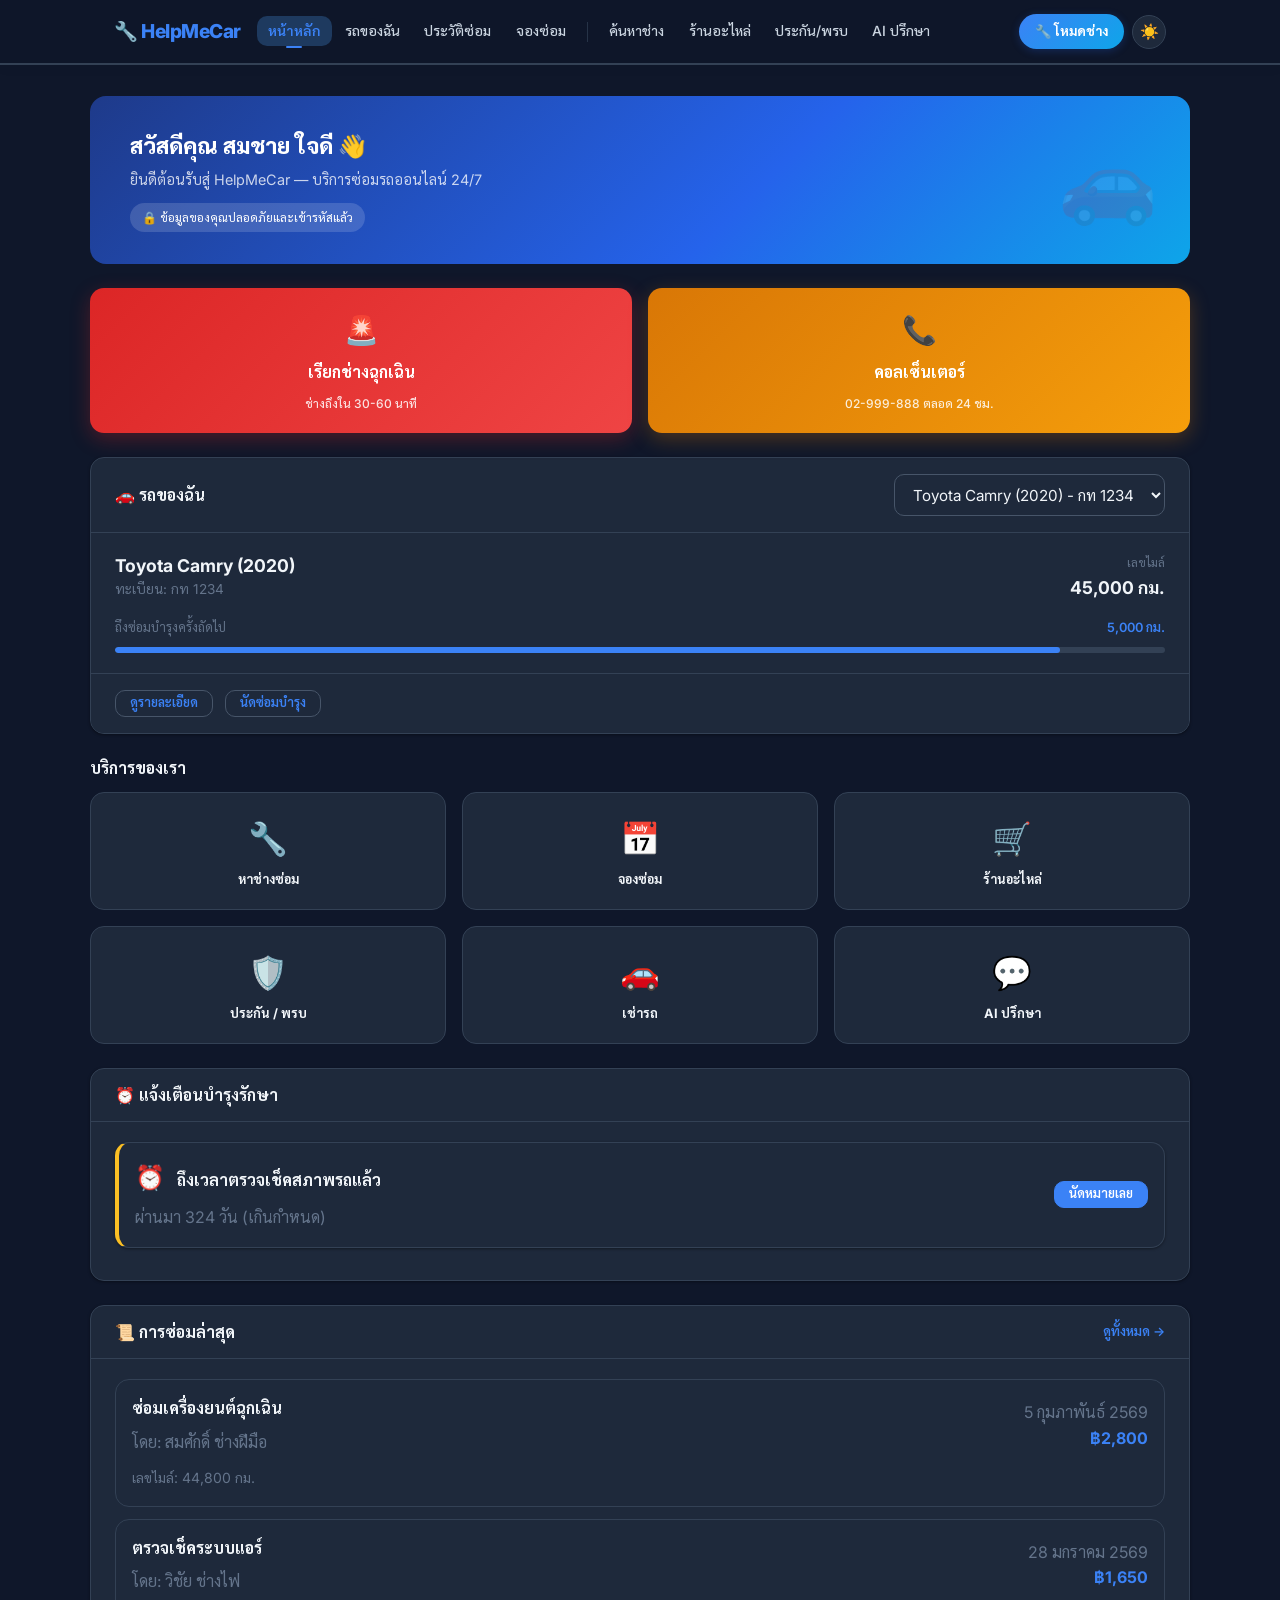
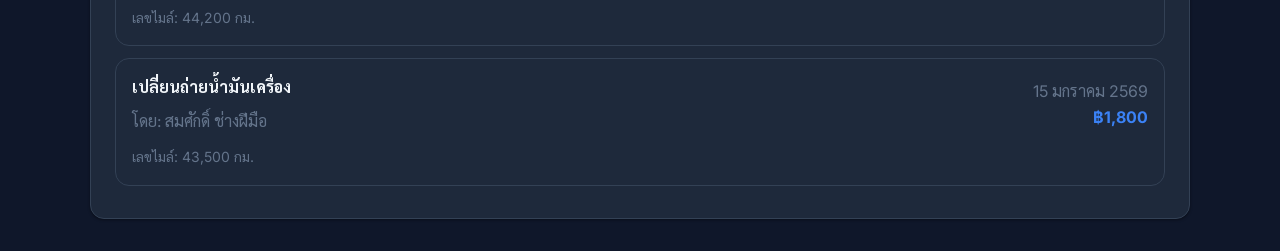
<file: index.html>
<!DOCTYPE html>
<html lang="th">

<head>
    <meta charset="UTF-8">
    <meta name="viewport" content="width=device-width, initial-scale=1.0">
    <meta name="description"
        content="HelpMeCar - บริการช่างซ่อมรถฉุกเฉิน 24/7 พร้อมบริการซื้ออะไหล่และปรึกษาผู้เชี่ยวชาญ">
    <meta name="keywords" content="ซ่อมรถ, ช่างซ่อมรถ, ซ่อมรถฉุกเฉิน, อะไหล่รถ, บำรุงรักษารถ">
    <title>HelpMeCar - แดชบอร์ด</title>
    <link rel="stylesheet" href="css/style.css">
    <style>
        /* Page-specific styles */
        .hero-banner {
            background: linear-gradient(135deg, #1E3A8A 0%, #2563EB 60%, #0EA5E9 100%);
            border-radius: 16px;
            padding: 2rem 2.5rem;
            color: white;
            position: relative;
            overflow: hidden;
            margin-bottom: 1.5rem;
        }

        .hero-banner::after {
            content: '🚗';
            position: absolute;
            right: 2rem;
            top: 50%;
            transform: translateY(-50%);
            font-size: 5rem;
            opacity: 0.12;
        }

        .hero-title {
            font-size: 1.4rem;
            font-weight: 800;
            color: white;
            margin-bottom: 0.25rem;
        }

        .hero-subtitle {
            font-size: 0.9rem;
            opacity: 0.85;
            color: rgba(255, 255, 255, 0.9);
            margin: 0;
        }

        /* Emergency action row */
        .action-row {
            display: grid;
            grid-template-columns: 1fr 1fr;
            gap: 1rem;
            margin-bottom: 1.5rem;
        }

        .action-btn {
            display: flex;
            flex-direction: column;
            align-items: center;
            justify-content: center;
            gap: 0.5rem;
            padding: 1.25rem 1rem;
            border-radius: 14px;
            text-decoration: none;
            font-weight: 700;
            font-size: 1rem;
            transition: all 0.2s ease;
            text-align: center;
            min-height: 90px;
        }

        .action-btn:hover {
            transform: translateY(-3px);
        }

        .action-btn .action-icon {
            font-size: 1.75rem;
        }

        .action-btn .action-sub {
            font-size: 0.75rem;
            font-weight: 500;
            opacity: 0.85;
        }

        .action-emergency {
            background: linear-gradient(135deg, #DC2626, #EF4444);
            color: white;
            box-shadow: 0 6px 20px rgba(220, 38, 38, 0.3);
        }

        .action-call {
            background: linear-gradient(135deg, #D97706, #F59E0B);
            color: white;
            box-shadow: 0 6px 20px rgba(217, 119, 6, 0.3);
        }

        /* Vehicle card */
        .vehicle-info-row {
            display: flex;
            justify-content: space-between;
            align-items: center;
        }

        .progress-bar-track {
            background: var(--bg-muted);
            height: 6px;
            border-radius: 3px;
            overflow: hidden;
            margin-top: 0.5rem;
        }

        .progress-bar-fill {
            height: 100%;
            background: linear-gradient(90deg, var(--brand-primary), var(--brand-accent));
            border-radius: 3px;
            transition: width 0.6s ease;
        }

        /* Service grid */
        .service-grid {
            display: grid;
            grid-template-columns: repeat(3, 1fr);
            gap: 1rem;
            margin-bottom: 1.5rem;
        }

        .service-item {
            background: var(--bg-card);
            border: 1px solid var(--border);
            border-radius: 14px;
            padding: 1.25rem 1rem;
            text-align: center;
            text-decoration: none;
            display: flex;
            flex-direction: column;
            align-items: center;
            gap: 0.5rem;
            transition: all 0.2s ease;
        }

        .service-item:hover {
            border-color: var(--brand-primary);
            background: var(--brand-light);
            transform: translateY(-3px);
            box-shadow: 0 6px 16px rgba(37, 99, 235, 0.12);
        }

        .service-icon {
            font-size: 2rem;
        }

        .service-label {
            font-size: 0.8rem;
            font-weight: 700;
            color: var(--text-primary);
            line-height: 1.3;
        }

        /* Section header */
        .section-header {
            display: flex;
            align-items: center;
            justify-content: space-between;
            margin-bottom: 0.85rem;
        }

        .section-title {
            font-size: 1rem;
            font-weight: 700;
            color: var(--text-primary);
            margin: 0;
        }

        .section-link {
            font-size: 0.8rem;
            color: var(--brand-primary);
            font-weight: 600;
        }

        /* Reminders */
        .reminder-item {
            display: flex;
            align-items: center;
            gap: 0.875rem;
            padding: 0.75rem 0;
            border-bottom: 1px solid var(--border);
        }

        .reminder-item:last-child {
            border-bottom: none;
        }

        .reminder-icon {
            font-size: 1.4rem;
            flex-shrink: 0;
        }

        .reminder-text {
            font-size: 0.875rem;
            color: var(--text-secondary);
        }

        .reminder-text strong {
            color: var(--text-primary);
            display: block;
        }

        /* Recent service */
        .history-item {
            display: flex;
            align-items: center;
            justify-content: space-between;
            padding: 0.75rem 0;
            border-bottom: 1px solid var(--border);
        }

        .history-item:last-child {
            border-bottom: none;
        }

        @media (max-width: 600px) {
            .hero-banner {
                padding: 1.25rem 1rem;
            }

            .service-grid {
                grid-template-columns: repeat(2, 1fr);
            }

            .action-row {
                grid-template-columns: 1fr 1fr;
            }
        }

        @media (max-width: 400px) {
            .service-grid {
                grid-template-columns: repeat(2, 1fr);
            }
            .action-btn {
                padding: 1rem 0.5rem;
            }
        }
    </style>
</head>

<body>
    <!-- Skip Nav -->
    <a href="#main-content" class="skip-nav">ข้ามไปยังเนื้อหาหลัก</a>

    <!-- Navbar -->
    <nav class="navbar">
        <div class="navbar-container">
            <a href="index.html" class="navbar-brand">
                🔧 HelpMeCar
            </a>

            <button class="navbar-toggle" id="navToggle" aria-label="Toggle menu">
                <span></span><span></span><span></span>
            </button>

            <ul class="navbar-menu" id="navMenu">
                <li><a href="index.html" class="navbar-link active">หน้าหลัก</a></li>
                <li><a href="pages/vehicles.html" class="navbar-link">รถของฉัน</a></li>
                <li><a href="pages/history.html" class="navbar-link">ประวัติซ่อม</a></li>
                <li><a href="pages/booking.html" class="navbar-link">จองซ่อม</a></li>
                <li class="navbar-divider"></li>
                <li><a href="pages/mechanics.html" class="navbar-link">ค้นหาช่าง</a></li>
                <li><a href="pages/store.html" class="navbar-link">ร้านอะไหล่</a></li>
                <li><a href="pages/insurance-rental.html" class="navbar-link">ประกัน/พรบ</a></li>
                <li><a href="pages/consultation.html" class="navbar-link">AI ปรึกษา</a></li>

                <li class="navbar-actions">
                    <a href="pages/mechanic-dashboard.html" class="btn-nav-cta">🔧 โหมดช่าง</a>
                    <button class="theme-toggle" onclick="toggleTheme()" aria-label="Toggle dark mode">
                        <span id="themeIcon">🌙</span>
                    </button>
                </li>
            </ul>
        </div>
    </nav>

    <!-- Main Content -->
    <main id="main-content" class="container section">

        <!-- Hero Banner -->
        <div class="hero-banner">
            <div>
                <p class="hero-title">สวัสดีคุณ <span id="userName">ผู้ใช้</span> 👋</p>
                <p class="hero-subtitle">ยินดีต้อนรับสู่ HelpMeCar — บริการซ่อมรถออนไลน์ 24/7</p>
                <div
                    style="margin-top: 0.75rem; display: inline-flex; align-items: center; gap: 0.35rem; background: rgba(255,255,255,0.15); padding: 0.3rem 0.75rem; border-radius: 99px; font-size: 0.75rem; color: white;">
                    🔒 ข้อมูลของคุณปลอดภัยและเข้ารหัสแล้ว
                </div>
            </div>
        </div>

        <!-- Emergency Actions -->
        <div class="action-row">
            <a href="pages/booking.html?type=emergency" class="action-btn action-emergency">
                <span class="action-icon">🚨</span>
                <span>เรียกช่างฉุกเฉิน</span>
                <span class="action-sub">ช่างถึงใน 30-60 นาที</span>
            </a>
            <a href="tel:02999888" class="action-btn action-call">
                <span class="action-icon">📞</span>
                <span>คอลเซ็นเตอร์</span>
                <span class="action-sub">02-999-888 ตลอด 24 ชม.</span>
            </a>
        </div>

        <!-- Vehicle Status -->
        <div class="card mb-4">
            <div class="card-header">
                <h3 class="card-title">🚗 รถของฉัน</h3>
                <div id="vehicleSelectorContainer"></div>
            </div>
            <div class="card-body" id="vehicleInfo">
                <div class="vehicle-info-row mb-3">
                    <div>
                        <h4 id="vehicleName" style="margin-bottom: 0.1rem;">กำลังโหลด...</h4>
                        <p class="text-muted" id="vehiclePlate" style="font-size: 0.85rem; margin: 0;">—</p>
                    </div>
                    <div style="text-align: right;">
                        <p class="text-muted" style="font-size: 0.75rem; margin-bottom: 0.1rem;">เลขไมล์</p>
                        <strong id="vehicleMileage" style="font-size: 1.1rem;">—</strong>
                    </div>
                </div>
                <div>
                    <div
                        style="display: flex; justify-content: space-between; font-size: 0.8rem; margin-bottom: 0.35rem;">
                        <span class="text-muted">ถึงซ่อมบำรุงครั้งถัดไป</span>
                        <span style="color: var(--brand-primary); font-weight: 600;" id="mileageRemaining">—</span>
                    </div>
                    <div class="progress-bar-track">
                        <div class="progress-bar-fill" id="mileageProgress" style="width: 0%"></div>
                    </div>
                </div>
            </div>
            <div class="card-footer">
                <button class="btn btn-outline btn-sm" onclick="viewVehicleDetails()">ดูรายละเอียด</button>
                <button class="btn btn-outline btn-sm" onclick="scheduleService()">นัดซ่อมบำรุง</button>
            </div>
        </div>

        <!-- Service Menu -->
        <div class="section-header">
            <h3 class="section-title">บริการของเรา</h3>
        </div>
        <div class="service-grid mb-4">
            <a href="pages/mechanics.html" class="service-item">
                <span class="service-icon">🔧</span>
                <span class="service-label">หาช่างซ่อม</span>
            </a>
            <a href="pages/booking.html" class="service-item">
                <span class="service-icon">📅</span>
                <span class="service-label">จองซ่อม</span>
            </a>
            <a href="pages/store.html" class="service-item">
                <span class="service-icon">🛒</span>
                <span class="service-label">ร้านอะไหล่</span>
            </a>
            <a href="pages/insurance-rental.html" class="service-item">
                <span class="service-icon">🛡️</span>
                <span class="service-label">ประกัน / พรบ</span>
            </a>
            <a href="pages/insurance-rental.html#rental" class="service-item">
                <span class="service-icon">🚗</span>
                <span class="service-label">เช่ารถ</span>
            </a>
            <a href="pages/consultation.html" class="service-item">
                <span class="service-icon">💬</span>
                <span class="service-label">AI ปรึกษา</span>
            </a>
        </div>

        <!-- Maintenance Reminders -->
        <div class="card mb-4">
            <div class="card-header">
                <h3 class="card-title">⏰ แจ้งเตือนบำรุงรักษา</h3>
            </div>
            <div class="card-body" id="reminders">
                <p class="text-muted" style="text-align: center; padding: 1rem 0; margin: 0;">กำลังโหลด...</p>
            </div>
        </div>

        <!-- Recent History -->
        <div class="card">
            <div class="card-header">
                <h3 class="card-title">📜 การซ่อมล่าสุด</h3>
                <a href="pages/history.html" class="section-link">ดูทั้งหมด →</a>
            </div>
            <div class="card-body" id="recentServices">
                <p class="text-muted" style="text-align: center; padding: 1rem 0; margin: 0;">กำลังโหลด...</p>
            </div>
        </div>

    </main>

    <!-- Mobile Bottom Navigation -->
    <nav class="mobile-bottom-nav">
        <a href="index.html" class="bottom-nav-item active">
            <span class="bottom-nav-icon">🏠</span>
            <span class="bottom-nav-label">หน้าหลัก</span>
        </a>
        <a href="pages/vehicles.html" class="bottom-nav-item">
            <span class="bottom-nav-icon">🚗</span>
            <span class="bottom-nav-label">รถของฉัน</span>
        </a>
        <a href="pages/booking.html" class="bottom-nav-item">
            <span class="bottom-nav-icon">📅</span>
            <span class="bottom-nav-label">จองซ่อม</span>
        </a>
        <button class="bottom-nav-item" id="mobileMenuBtn" aria-label="Open menu" >
            <span class="bottom-nav-icon">🍔</span>
            <span class="bottom-nav-label">เมนู</span>
        </button>
    </nav>

    <script src="js/app.js"></script>
    <script src="js/dashboard.js"></script>

</body>

</html>
</file>
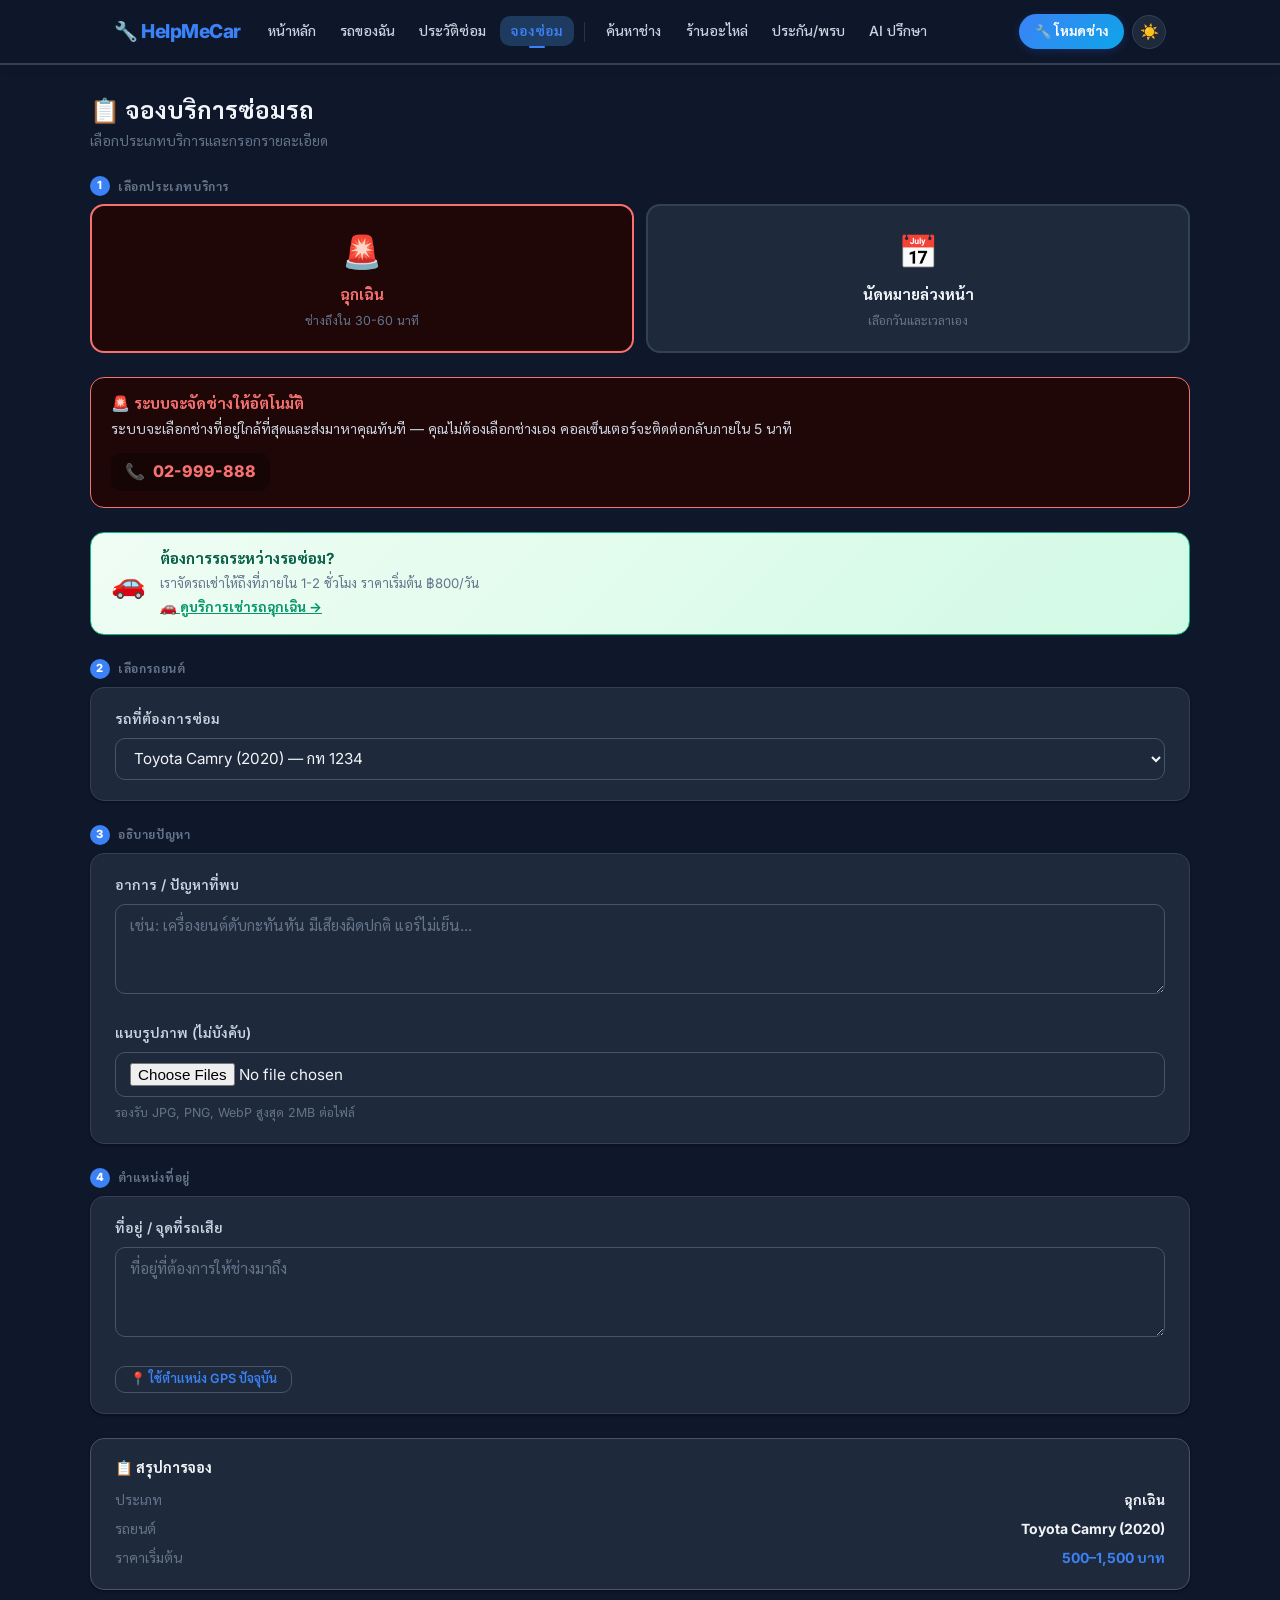
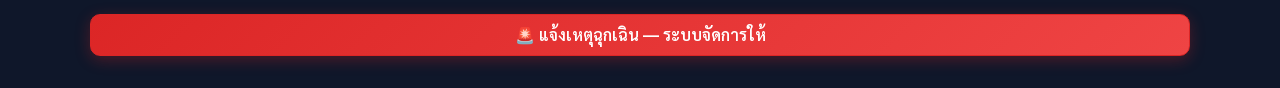
<file: pages/booking.html>
<!DOCTYPE html>
<html lang="th">

<head>
    <meta charset="UTF-8">
    <meta name="viewport" content="width=device-width, initial-scale=1.0">
    <meta name="description" content="จองช่างซ่อมรถฉุกเฉินหรือนัดหมายล่วงหน้า">
    <title>จองบริการ - HelpMeCar</title>
    <link rel="stylesheet" href="../css/style.css">
    <style>
        /* Type selector */
        .type-selector {
            display: grid;
            grid-template-columns: 1fr 1fr;
            gap: 0.75rem;
            margin-bottom: 1.5rem;
        }

        .type-option {
            border: 2px solid var(--border);
            border-radius: var(--radius-lg);
            padding: 1.25rem;
            cursor: pointer;
            text-align: center;
            transition: all 0.2s ease;
            background: var(--bg-card);
        }

        .type-option.selected-emergency {
            border-color: var(--danger);
            background: var(--danger-bg);
        }

        .type-option.selected-scheduled {
            border-color: var(--brand-primary);
            background: var(--brand-light);
        }

        .type-option input[type=radio] {
            display: none;
        }

        .type-option .type-icon {
            font-size: 2rem;
            display: block;
            margin-bottom: 0.35rem;
        }

        .type-option .type-label {
            font-weight: 700;
            font-size: 0.95rem;
        }

        .type-option .type-sub {
            font-size: 0.78rem;
            color: var(--text-muted);
            margin-top: 0.2rem;
        }

        /* Emergency info box  */
        .emergency-info {
            background: var(--danger-bg);
            border: 1.5px solid var(--danger);
            border-radius: var(--radius-lg);
            padding: 1rem 1.25rem;
            margin-bottom: 1.5rem;
        }

        .emergency-info h4 {
            color: var(--danger);
            margin-bottom: 0.35rem;
            font-size: 0.95rem;
        }

        .emergency-phone {
            display: inline-flex;
            align-items: center;
            gap: 0.5rem;
            background: white;
            border-radius: var(--radius-md);
            padding: 0.4rem 0.875rem;
            margin-top: 0.5rem;
            font-weight: 800;
            color: var(--danger);
            font-size: 1rem;
        }

        [data-theme="dark"] .emergency-phone {
            background: rgba(0, 0, 0, 0.3);
        }

        /* Rental suggestion banner */
        .rental-suggest {
            background: linear-gradient(135deg, #F0FDF4, #D1FAE5);
            border: 1.5px solid #10B981;
            border-radius: var(--radius-lg);
            padding: 0.875rem 1.25rem;
            margin-bottom: 1.5rem;
            display: flex;
            align-items: center;
            gap: 0.875rem;
        }

        .rental-suggest-icon {
            font-size: 1.75rem;
            flex-shrink: 0;
        }

        .rental-suggest a {
            font-weight: 700;
            color: #059669;
            font-size: 0.85rem;
            text-decoration: underline;
            display: inline-block;
            margin-top: 0.15rem;
        }

        /* Auto-assign overlay */
        .assign-overlay {
            position: fixed;
            inset: 0;
            background: rgba(0, 0, 0, 0.65);
            display: flex;
            align-items: center;
            justify-content: center;
            z-index: 9999;
            padding: 1.5rem;
        }

        .assign-box {
            background: var(--bg-card);
            border-radius: var(--radius-lg);
            padding: 2rem 2.5rem;
            text-align: center;
            max-width: 360px;
            width: 100%;
            box-shadow: 0 24px 60px rgba(0, 0, 0, 0.4);
        }

        .assign-spinner {
            width: 56px;
            height: 56px;
            border: 5px solid var(--border);
            border-top-color: #DC2626;
            border-radius: 50%;
            animation: spin 0.9s linear infinite;
            margin: 0 auto 1rem;
        }

        @keyframes spin {
            to {
                transform: rotate(360deg);
            }
        }

        .assign-step {
            font-size: 0.85rem;
            color: var(--text-muted);
            margin-top: 0.5rem;
            min-height: 1.4rem;
        }

        .assign-mechanic-found {
            background: linear-gradient(135deg, #F0FDF4, #D1FAE5);
            border: 2px solid #10B981;
            border-radius: var(--radius-md);
            padding: 1rem;
            margin-top: 1.25rem;
            display: none;
        }

        /* Step indicator */
        .step-label {
            display: flex;
            align-items: center;
            gap: 0.5rem;
            font-size: 0.75rem;
            font-weight: 700;
            text-transform: uppercase;
            letter-spacing: 0.05em;
            color: var(--text-muted);
            margin-bottom: 0.5rem;
        }

        .step-num {
            width: 20px;
            height: 20px;
            background: var(--brand-primary);
            color: white;
            border-radius: 50%;
            display: flex;
            align-items: center;
            justify-content: center;
            font-size: 0.7rem;
            font-weight: 800;
            flex-shrink: 0;
        }
    </style>
</head>

<body>
    <!-- Navbar -->
    <nav class="navbar">
        <div class="navbar-container">
            <a href="../index.html" class="navbar-brand">🔧 HelpMeCar</a>
            <button class="navbar-toggle" id="navToggle" aria-label="Toggle menu" aria-expanded="false">
                <span></span><span></span><span></span>
            </button>
            <ul class="navbar-menu" id="navMenu">
                <li><a href="../index.html" class="navbar-link">หน้าหลัก</a></li>
                <li><a href="vehicles.html" class="navbar-link">รถของฉัน</a></li>
                <li><a href="history.html" class="navbar-link">ประวัติซ่อม</a></li>
                <li><a href="booking.html" class="navbar-link active">จองซ่อม</a></li>
                <li class="navbar-divider"></li>
                <li><a href="mechanics.html" class="navbar-link">ค้นหาช่าง</a></li>
                <li><a href="store.html" class="navbar-link">ร้านอะไหล่</a></li>
                <li><a href="insurance-rental.html" class="navbar-link">ประกัน/พรบ</a></li>
                <li><a href="consultation.html" class="navbar-link">AI ปรึกษา</a></li>
                <li class="navbar-actions">
                    <a href="mechanic-dashboard.html" class="btn-nav-cta">🔧 โหมดช่าง</a>
                    <button class="theme-toggle" onclick="toggleTheme()" aria-label="Toggle dark mode">
                        <span id="themeIcon">🌙</span>
                    </button>
                </li>
            </ul>
        </div>
    </nav>

    <main class="container section">
        <!-- Page Header -->
        <div style="margin-bottom: 1.5rem;">
            <h1 id="pageTitle" style="font-size: 1.5rem; margin-bottom: 0.25rem;">📋 จองบริการซ่อมรถ</h1>
            <p class="text-muted" style="font-size: 0.875rem; margin: 0;">เลือกประเภทบริการและกรอกรายละเอียด</p>
        </div>

        <!-- Step 1: Service Type -->
        <div class="step-label"><span class="step-num">1</span> เลือกประเภทบริการ</div>
        <div class="type-selector mb-4">
            <label class="type-option selected-emergency" id="emergencyCard">
                <input type="radio" name="serviceType" value="emergency" checked
                    onchange="updateServiceType('emergency')">
                <span class="type-icon">🚨</span>
                <div class="type-label" style="color: var(--danger);">ฉุกเฉิน</div>
                <div class="type-sub">ช่างถึงใน 30-60 นาที</div>
            </label>
            <label class="type-option" id="scheduledCard">
                <input type="radio" name="serviceType" value="scheduled" onchange="updateServiceType('scheduled')">
                <span class="type-icon">📅</span>
                <div class="type-label">นัดหมายล่วงหน้า</div>
                <div class="type-sub">เลือกวันและเวลาเอง</div>
            </label>
        </div>

        <!-- Emergency Info (shown for emergency) -->
        <div id="emergencyInfoBox" class="emergency-info mb-4">
            <h4>🚨 ระบบจะจัดช่างให้อัตโนมัติ</h4>
            <p style="font-size: 0.875rem; color: var(--text-secondary); margin-bottom: 0.25rem;">
                ระบบจะเลือกช่างที่อยู่ใกล้ที่สุดและส่งมาหาคุณทันที — คุณไม่ต้องเลือกช่างเอง
                คอลเซ็นเตอร์จะติดต่อกลับภายใน 5 นาที</p>
            <a href="tel:02999888" class="emergency-phone"><span>📞</span> 02-999-888</a>
        </div>

        <!-- Rental Suggestion (shown for emergency) -->
        <div id="rentalSuggestBox" class="rental-suggest mb-4">
            <div class="rental-suggest-icon">🚗</div>
            <div>
                <p style="font-weight: 700; margin: 0; font-size: 0.95rem; color: #065F46;">ต้องการรถระหว่างรอซ่อม?</p>
                <p style="margin: 0.1rem 0 0; font-size: 0.82rem; color: var(--text-muted);">
                    เราจัดรถเช่าให้ถึงที่ภายใน 1-2 ชั่วโมง ราคาเริ่มต้น ฿800/วัน</p>
                <a href="insurance-rental.html#rental">🚗 ดูบริการเช่ารถฉุกเฉิน →</a>
            </div>
        </div>

        <!-- Booking Form -->
        <form id="bookingForm" onsubmit="handleBooking(event)">

            <!-- Step 2: Vehicle -->
            <div class="step-label"><span class="step-num">2</span> เลือกรถยนต์</div>
            <div class="card mb-4">
                <div class="card-body">
                    <div class="form-group" style="margin-bottom: 0;">
                        <label for="vehicleSelect" class="form-label">รถที่ต้องการซ่อม</label>
                        <select id="vehicleSelect" class="form-control" required></select>
                    </div>
                </div>
            </div>

            <!-- Step 3: Problem -->
            <div class="step-label"><span class="step-num">3</span> อธิบายปัญหา</div>
            <div class="card mb-4">
                <div class="card-body">
                    <div class="form-group">
                        <label for="symptoms" class="form-label">อาการ / ปัญหาที่พบ</label>
                        <textarea id="symptoms" class="form-control" rows="3"
                            placeholder="เช่น: เครื่องยนต์ดับกะทันหัน มีเสียงผิดปกติ แอร์ไม่เย็น..."
                            required></textarea>
                    </div>
                    <div class="form-group" style="margin-bottom: 0;">
                        <label class="form-label">แนบรูปภาพ (ไม่บังคับ)</label>
                        <input type="file" id="problemImages" class="form-control" accept="image/*,video/*" multiple
                            onchange="handleImageUpload(event)">
                        <p class="text-muted" style="font-size: 0.78rem; margin-top: 0.35rem;">รองรับ JPG, PNG, WebP
                            สูงสุด 2MB ต่อไฟล์</p>
                    </div>
                    <div id="uploadPreview"></div>
                </div>
            </div>

            <!-- Step 4: Date/Time (scheduled only) -->
            <div id="scheduleSection" class="d-none">
                <div class="step-label"><span class="step-num">4</span> เลือกวันเวลา</div>
                <div class="card mb-4">
                    <div class="card-body">
                        <div class="grid grid-2">
                            <div class="form-group" style="margin-bottom: 0;">
                                <label for="scheduleDate" class="form-label">วันที่</label>
                                <input type="date" id="scheduleDate" class="form-control">
                            </div>
                            <div class="form-group" style="margin-bottom: 0;">
                                <label for="scheduleTime" class="form-label">เวลา</label>
                                <input type="time" id="scheduleTime" class="form-control">
                            </div>
                        </div>
                    </div>
                </div>
            </div>

            <!-- Step: Location -->
            <div class="step-label"><span class="step-num" id="locationStep">4</span> ตำแหน่งที่อยู่</div>
            <div class="card mb-4">
                <div class="card-body">
                    <div class="form-group">
                        <label for="location" class="form-label">ที่อยู่ / จุดที่รถเสีย</label>
                        <textarea id="location" class="form-control" rows="2"
                            placeholder="ที่อยู่ที่ต้องการให้ช่างมาถึง" required></textarea>
                    </div>
                    <button type="button" class="btn btn-outline btn-sm" onclick="getCurrentLocation()">
                        📍 ใช้ตำแหน่ง GPS ปัจจุบัน
                    </button>
                </div>
            </div>

            <!-- Step: Mechanic (scheduled only) -->
            <div id="mechanicSection" class="d-none">
                <div class="step-label"><span class="step-num">5</span> เลือกช่างซ่อม</div>
                <div class="card mb-4">
                    <div class="card-body">
                        <p class="text-muted" style="font-size: 0.85rem; margin-bottom: 0.75rem;">
                            ช่างจะรับงานและยืนยันกลับมาหาคุณ</p>
                        <div class="form-group" style="margin-bottom: 0.5rem;">
                            <label for="mechanicSelect" class="form-label">เลือกช่าง</label>
                            <select id="mechanicSelect" class="form-control"></select>
                        </div>
                        <a href="mechanics.html"
                            style="font-size: 0.8rem; color: var(--brand-primary);">ดูโปรไฟล์ช่างทั้งหมด →</a>
                    </div>
                </div>
            </div>

            <!-- Summary -->
            <div class="card mb-4" style="background: var(--bg-subtle); border: 1.5px solid var(--border-strong);">
                <div class="card-body">
                    <h4 style="margin-bottom: 0.75rem; font-size: 0.9rem;">📋 สรุปการจอง</h4>
                    <div style="display: flex; flex-direction: column; gap: 0.4rem; font-size: 0.875rem;">
                        <div style="display: flex; justify-content: space-between;">
                            <span class="text-muted">ประเภท</span>
                            <strong id="summaryType">ฉุกเฉิน</strong>
                        </div>
                        <div style="display: flex; justify-content: space-between;">
                            <span class="text-muted">รถยนต์</span>
                            <strong id="summaryVehicle">—</strong>
                        </div>
                        <div style="display: flex; justify-content: space-between;">
                            <span class="text-muted">ราคาเริ่มต้น</span>
                            <strong style="color: var(--brand-primary);" id="summaryPrice">500–1,500 บาท</strong>
                        </div>
                        <div id="summarySchedule" class="d-none" style="display: flex; justify-content: space-between;">
                            <span class="text-muted">วันเวลา</span>
                            <strong id="summaryDateTime">—</strong>
                        </div>
                    </div>
                </div>
            </div>

            <!-- Submit -->
            <button type="submit" class="btn btn-emergency btn-block btn-lg" id="submitBtn">
                🚨 แจ้งเหตุฉุกเฉิน — ระบบจัดการให้
            </button>
        </form>
    </main>

    <!-- Mobile Bottom Navigation -->
    <nav class="mobile-bottom-nav">
        <a href="../index.html" class="bottom-nav-item">
            <span class="bottom-nav-icon">🏠</span>
            <span class="bottom-nav-label">หน้าหลัก</span>
        </a>
        <a href="vehicles.html" class="bottom-nav-item">
            <span class="bottom-nav-icon">🚗</span>
            <span class="bottom-nav-label">รถของฉัน</span>
        </a>
        <a href="booking.html" class="bottom-nav-item active">
            <span class="bottom-nav-icon">📅</span>
            <span class="bottom-nav-label">จองซ่อม</span>
        </a>
        <button class="bottom-nav-item" id="mobileMenuBtn" aria-label="Open menu" >
            <span class="bottom-nav-icon">🍔</span>
            <span class="bottom-nav-label">เมนู</span>
        </button>
    </nav>

    <script src="../js/app.js"></script>
    <script src="../js/imageOptimizer.js"></script>
    <script>

        let serviceType = 'emergency';
        let uploadedImages = [];

        document.addEventListener('DOMContentLoaded', () => {
            populateVehicleSelect();
            populateMechanicSelect();
            updateSummary();
            updateServiceType('emergency');
        });

        function populateVehicleSelect() {
            const select = document.getElementById('vehicleSelect');
            const vehicles = mockData.vehicles.filter(v => v.ownerId === appState.currentUser.userId);
            select.innerHTML = vehicles.map(v =>
                `<option value="${v.vehicleId}">${v.make} ${v.model} (${v.year}) — ${v.licensePlate}</option>`
            ).join('');
            select.addEventListener('change', updateSummary);
            updateSummary();
        }

        function populateMechanicSelect() {
            const select = document.getElementById('mechanicSelect');
            const mechanics = mockData.mechanics.filter(m => m.available);
            const options = mechanics.map(m =>
                `<option value="${m.mechanicId}">${m.name} — ${utils.formatCurrency(m.startingPrice)} (${m.rating}⭐)</option>`
            ).join('');
            select.innerHTML = '<option value="">ให้ระบบจับคู่อัตโนมัติ</option>' + options;
        }

        function updateServiceType(type) {
            serviceType = type;
            const scheduleSection = document.getElementById('scheduleSection');
            const submitBtn = document.getElementById('submitBtn');
            const emergencyCard = document.getElementById('emergencyCard');
            const scheduledCard = document.getElementById('scheduledCard');
            const mechanicSection = document.getElementById('mechanicSection');
            const emergencyInfoBox = document.getElementById('emergencyInfoBox');
            const locationStep = document.getElementById('locationStep');

            if (type === 'emergency') {
                scheduleSection.classList.add('d-none');
                document.getElementById('scheduleDate').required = false;
                document.getElementById('scheduleTime').required = false;
                submitBtn.innerHTML = '🚨 แจ้งเหตุฉุกเฉิน — ระบบจัดการให้';
                submitBtn.className = 'btn btn-emergency btn-block btn-lg';
                emergencyCard.classList.add('selected-emergency');
                emergencyCard.classList.remove('selected-scheduled');
                scheduledCard.classList.remove('selected-emergency', 'selected-scheduled');
                mechanicSection.classList.add('d-none');
                emergencyInfoBox.classList.remove('d-none');
                locationStep.textContent = '4';
            } else {
                scheduleSection.classList.remove('d-none');
                document.getElementById('scheduleDate').required = true;
                document.getElementById('scheduleTime').required = true;
                submitBtn.innerHTML = '📅 ยืนยันการนัดหมาย';
                submitBtn.className = 'btn btn-primary btn-block btn-lg';
                scheduledCard.classList.add('selected-scheduled');
                scheduledCard.classList.remove('selected-emergency');
                emergencyCard.classList.remove('selected-emergency', 'selected-scheduled');
                mechanicSection.classList.remove('d-none');
                emergencyInfoBox.classList.add('d-none');
                locationStep.textContent = '5';
            }
            updateSummary();
        }

        function updateSummary() {
            document.getElementById('summaryType').textContent = serviceType === 'emergency' ? 'ฉุกเฉิน' : 'นัดหมายล่วงหน้า';
            const vehicleSelect = document.getElementById('vehicleSelect');
            const selectedVehicle = mockData.vehicles.find(v => v.vehicleId === vehicleSelect.value);
            if (selectedVehicle) {
                document.getElementById('summaryVehicle').textContent = `${selectedVehicle.make} ${selectedVehicle.model} (${selectedVehicle.year})`;
            }
            if (serviceType === 'scheduled') {
                document.getElementById('summarySchedule').classList.remove('d-none');
                const date = document.getElementById('scheduleDate').value;
                const time = document.getElementById('scheduleTime').value;
                if (date && time) {
                    document.getElementById('summaryDateTime').textContent = `${date} เวลา ${time} น.`;
                }
            } else {
                document.getElementById('summarySchedule').classList.add('d-none');
            }
        }

        async function handleImageUpload(event) {
            const files = event.target.files;
            if (files.length === 0) return;
            const preview = document.getElementById('uploadPreview');
            preview.innerHTML = '<p class="text-muted">กำลังประมวลผล...</p>';
            try {
                const results = await imageOptimizer.optimizeMultiple(files, 'beforeAfter', (p) => {
                    preview.innerHTML = `<p class="text-muted">กำลังประมวลผล ${p}%</p>`;
                });
                let html = '';
                results.forEach((result) => {
                    html += imageOptimizer.getPreviewHTML(result);
                    if (result.success) uploadedImages.push(result);
                });
                preview.innerHTML = html;
                if (uploadedImages.length > 0) utils.showNotification(`อัปโหลด ${uploadedImages.length} ไฟล์สำเร็จ`, 'success');
            } catch (e) {
                preview.innerHTML = '';
            }
        }

        function getCurrentLocation() {
            if (!navigator.geolocation) { utils.showNotification('เบราว์เซอร์ไม่รองรับ GPS', 'error'); return; }
            utils.showNotification('กำลังค้นหาตำแหน่ง...', 'info');
            navigator.geolocation.getCurrentPosition(
                (position) => {
                    const { latitude, longitude } = position.coords;
                    document.getElementById('location').value = `GPS: ${latitude.toFixed(6)}, ${longitude.toFixed(6)}\n(กรุณาเพิ่มรายละเอียดที่อยู่)`;
                    utils.showNotification('ดึงตำแหน่งสำเร็จ', 'success');
                },
                (error) => { utils.showNotification('ดึงตำแหน่งไม่ได้: ' + error.message, 'error'); }
            );
        }

        function handleBooking(event) {
            event.preventDefault();
            const vehicleId = document.getElementById('vehicleSelect').value;
            const mechanicId = serviceType === 'emergency' ? null : (document.getElementById('mechanicSelect').value || null);
            const symptoms = document.getElementById('symptoms').value;
            const location = document.getElementById('location').value;
            const scheduleDate = serviceType === 'scheduled' ? document.getElementById('scheduleDate').value : null;
            const scheduleTime = serviceType === 'scheduled' ? document.getElementById('scheduleTime').value : null;

            const newJob = {
                jobId: 'J' + String(mockData.jobs.length + 1).padStart(3, '0'),
                customerId: appState.currentUser.userId,
                customerName: appState.currentUser.name,
                customerPhone: appState.currentUser.phone,
                vehicleId, mechanicId, serviceType, symptoms, location,
                locationGPS: null,
                status: mechanicId ? 'accepted' : 'pending',
                requestDate: new Date().toISOString(),
                acceptedDate: mechanicId ? new Date().toISOString() : null,
                completedDate: null,
                scheduledDate: scheduleDate && scheduleTime ? `${scheduleDate}T${scheduleTime}:00` : null,
                images: uploadedImages,
                partsCost: null, laborCost: null, totalCost: null,
                mechanicNotes: null, partsUsed: []
            };
            mockData.jobs.push(newJob);
            localStorage.setItem('helpmecar_jobs', JSON.stringify(mockData.jobs));
            if (serviceType === 'emergency') {
                showAutoAssignOverlay(newJob.jobId);
            } else {
                utils.showNotification('กำลังส่งคำขอ...', 'info');
                setTimeout(() => {
                    utils.showNotification(`นัดหมายสำเร็จ (${newJob.jobId}) เราจะแจ้งเตือนก่อนถึงเวลา`, 'success');
                    setTimeout(() => { window.location.href = '../index.html'; }, 2000);
                }, 1000);
            }
        }

        // Auto-assign overlay for emergency
        function showAutoAssignOverlay(jobId) {
            const overlay = document.createElement('div');
            overlay.className = 'assign-overlay';
            const mechanics = mockData.mechanics.filter(m => m.available);
            const assigned = mechanics[Math.floor(Math.random() * mechanics.length)];
            overlay.innerHTML = `
                <div class="assign-box">
                    <div class="assign-spinner" id="assignSpinner"></div>
                    <h3 style="font-size: 1.1rem; margin-bottom: 0.35rem;">🚨 แจ้งเหตุฉุกเฉิน</h3>
                    <p style="font-size: 0.875rem; color: var(--text-muted); margin: 0;">รหัส: <strong>${jobId}</strong></p>
                    <p class="assign-step" id="assignStep">กำลังค้นหาช่างใกล้ที่สุด...</p>
                    <div class="assign-mechanic-found" id="assignResult">
                        <p style="font-size: 0.8rem; color: #065F46; margin-bottom: 0.35rem;">✅ พบช่างแล้ว!</p>
                        <p style="font-weight: 800; font-size: 1rem; margin: 0;">${assigned ? assigned.name : 'ช่างใกล้ที่สุด'}</p>
                        <p style="font-size: 0.82rem; color: var(--text-muted); margin-top: 0.15rem;">
                            ⭐ ${assigned ? assigned.rating : '4.8'} &nbsp;|&nbsp; ETA 30-45 นาที</p>
                        <p style="font-size: 0.78rem; color: var(--text-muted); margin-top: 0.5rem;">
                            📞 คอลเซ็นเตอร์จะโทรยืนยันภายใน 5 นาที</p>
                    </div>
                    <div style="margin-top: 1rem;" id="assignActions" style="display:none;">
                        <p style="font-size: 0.82rem; color: var(--text-muted); margin-bottom: 0.75rem;">
                            🚗 ต้องการรถระหว่างรอซ่อม?
                        </p>
                        <div style="display: flex; gap: 0.5rem; justify-content: center; flex-wrap: wrap;">
                            <a href="insurance-rental.html#rental" class="btn btn-outline btn-sm">🚗 จองรถเช่า</a>
                            <a href="../index.html" class="btn btn-primary btn-sm">กลับหน้าหลัก</a>
                        </div>
                    </div>
                </div>
            `;
            document.body.appendChild(overlay);

            const steps = [
                { ms: 1000, text: 'กำลังตรวจสอบช่างในบริเวณใกล้เคียง...' },
                { ms: 2500, text: `พบช่างที่เหมาะสม — กำลังติดต่อประสานงาน...` },
                { ms: 4000, text: null } // show result
            ];
            steps.forEach(({ ms, text }) => {
                if (text) {
                    setTimeout(() => {
                        const el = document.getElementById('assignStep');
                        if (el) el.textContent = text;
                    }, ms);
                } else {
                    setTimeout(() => {
                        const spinner = document.getElementById('assignSpinner');
                        if (spinner) { spinner.style.borderTopColor = '#10B981'; }
                        const step = document.getElementById('assignStep');
                        if (step) step.textContent = 'จัดสรรช่างสำเร็จ!';
                        const result = document.getElementById('assignResult');
                        if (result) result.style.display = 'block';
                        const actions = document.getElementById('assignActions');
                        if (actions) actions.removeAttribute('style');
                    }, ms);
                }
            });
        }
    </script>
</body>

</html>
</file>
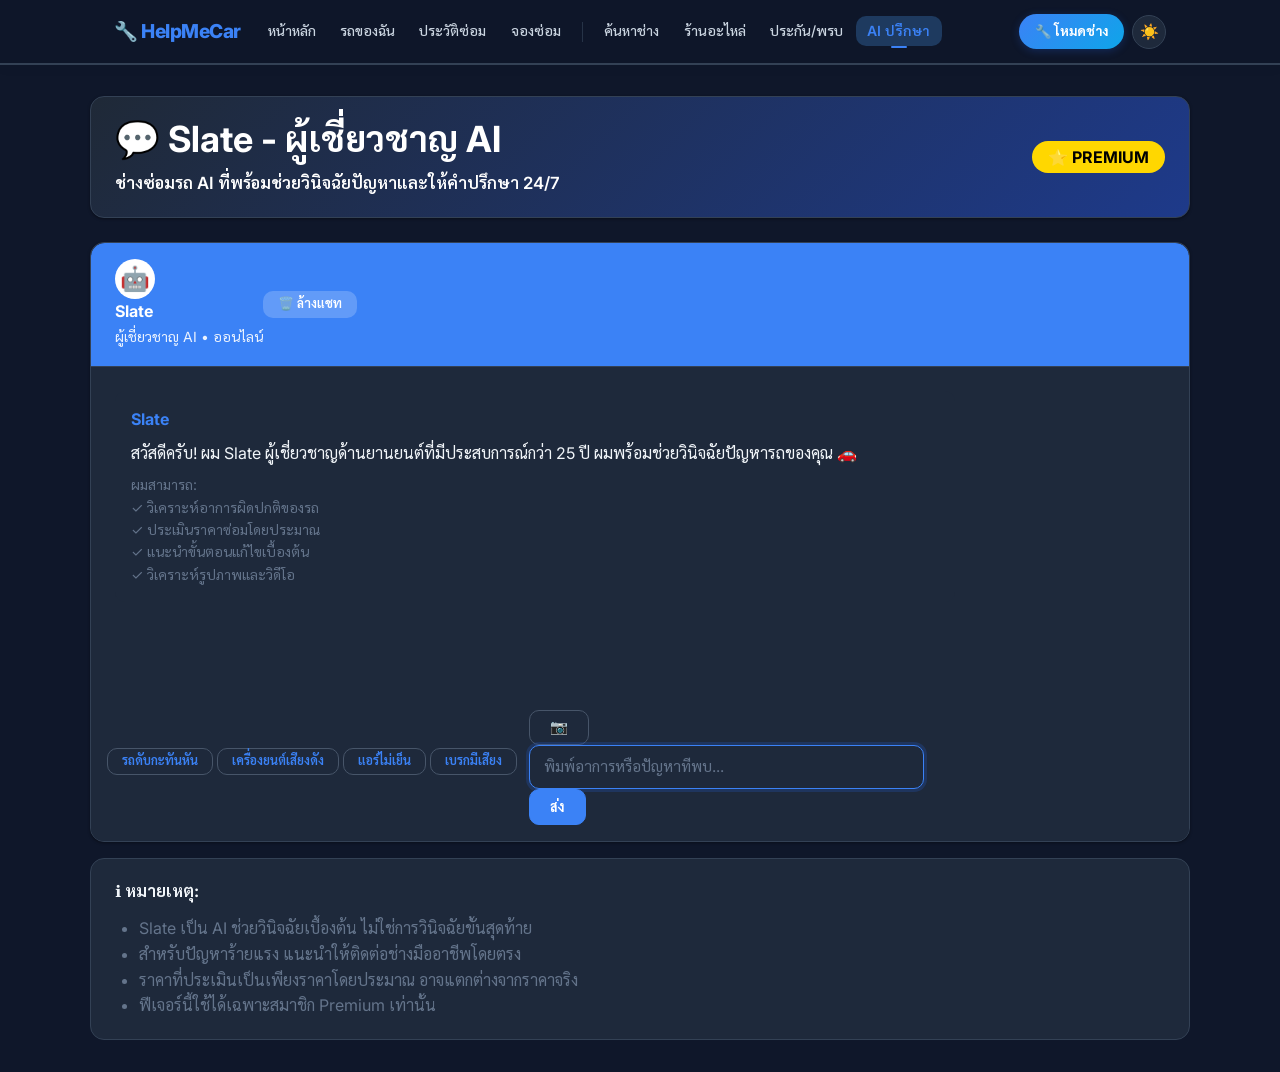
<file: pages/consultation.html>
<!DOCTYPE html>
<html lang="th">

<head>
    <meta charset="UTF-8">
    <meta name="viewport" content="width=device-width, initial-scale=1.0">
    <meta name="description" content="ปรึกษาผู้เชี่ยวชาญ AI 'Slate' วินิจฉัยปัญหารถและประเมินราคา">
    <title>ปรึกษาผู้เชี่ยวชาญ - HelpMeCar</title>
    <link rel="stylesheet" href="../css/style.css">
</head>

<body>
    <!-- Navigation Bar -->
    <nav class="navbar">
        <div class="navbar-container">
            <a href="../index.html" class="navbar-brand">🔧 HelpMeCar</a>
            <button class="navbar-toggle" id="navToggle" aria-label="Toggle menu" aria-expanded="false">
                <span></span><span></span><span></span>
            </button>
            <ul class="navbar-menu" id="navMenu">
                <li><a href="../index.html" class="navbar-link">หน้าหลัก</a></li>
                <li><a href="vehicles.html" class="navbar-link">รถของฉัน</a></li>
                <li><a href="history.html" class="navbar-link">ประวัติซ่อม</a></li>
                <li><a href="booking.html" class="navbar-link">จองซ่อม</a></li>
                <li class="navbar-divider"></li>
                <li><a href="mechanics.html" class="navbar-link">ค้นหาช่าง</a></li>
                <li><a href="store.html" class="navbar-link">ร้านอะไหล่</a></li>
                <li><a href="insurance-rental.html" class="navbar-link">ประกัน/พรบ</a></li>
                <li><a href="consultation.html" class="navbar-link active">AI ปรึกษา</a></li>
                <li class="navbar-actions">
                    <a href="mechanic-dashboard.html" class="btn-nav-cta">🔧 โหมดช่าง</a>
                    <button class="theme-toggle" onclick="toggleTheme()" aria-label="Toggle dark mode">
                        <span id="themeIcon">🌙</span>
                    </button>
                </li>
            </ul>
        </div>
    </nav>

    <!-- Main Content -->
    <main class="container section">
        <!-- Premium Feature Header -->
        <div class="card mb-4" style="background: linear-gradient(135deg, #1F2937 0%, #1E3A8A 100%); color: white;">
            <div class="card-body">
                <div class="flex-between">
                    <div>
                        <h1 style="color: white; margin-bottom: 0.5rem; font-weight: 700;">💬 Slate - ผู้เชี่ยวชาญ AI
                        </h1>
                        <p style="color: white; margin: 0; font-weight: 600; font-size: 1.05rem;">ช่างซ่อมรถ AI
                            ที่พร้อมช่วยวินิจฉัยปัญหาและให้คำปรึกษา 24/7
                        </p>
                    </div>
                    <span class="badge"
                        style="background: gold; color: #000; font-size: 1rem; padding: 0.5rem 1rem; font-weight: 700;">⭐
                        PREMIUM</span>
                </div>
            </div>
        </div>

        <!-- Chat Container -->
        <div class="card" style="height: 600px; display: flex; flex-direction: column;">
            <!-- Chat Header -->
            <div class="card-header"
                style="background: var(--slate-blue); color: white; border-radius: var(--radius-lg) var(--radius-lg) 0 0;">
                <div class="flex-between">
                    <div class="flex-center gap-2">
                        <div
                            style="width: 40px; height: 40px; background: white; border-radius: 50%; display: flex; align-items: center; justify-content: center; font-size: 1.5rem;">
                            🤖
                        </div>
                        <div>
                            <strong style="display: block;">Slate</strong>
                            <span style="font-size: 0.875rem; opacity: 0.9;">ผู้เชี่ยวชาญ AI • ออนไลน์</span>
                        </div>
                    </div>
                    <button class="btn btn-sm" style="background: rgba(255,255,255,0.2); color: white;"
                        onclick="clearChat()">
                        🗑️ ล้างแชท
                    </button>
                </div>
            </div>

            <!-- Chat Messages -->
            <div class="card-body" id="chatMessages" style="flex: 1; overflow-y: auto; padding: 1.5rem;">
                <!-- Welcome message -->
                <div class="chat-message ai-message">
                    <div class="message-bubble"
                        style="background: var(--bg-light); padding: 1rem; border-radius: var(--radius-md); max-width: 80%; margin-bottom: 1rem;">
                        <strong style="color: var(--slate-blue);">Slate</strong>
                        <p style="margin: 0.5rem 0 0 0;">สวัสดีครับ! ผม Slate ผู้เชี่ยวชาญด้านยานยนต์ที่มีประสบการณ์กว่า
                            25 ปี ผมพร้อมช่วยวินิจฉัยปัญหารถของคุณ 🚗</p>
                        <p style="margin: 0.5rem 0 0 0; color: var(--text-muted); font-size: 0.875rem;">
                            ผมสามารถ:<br>
                            ✓ วิเคราะห์อาการผิดปกติของรถ<br>
                            ✓ ประเมินราคาซ่อมโดยประมาณ<br>
                            ✓ แนะนำขั้นตอนแก้ไขเบื้องต้น<br>
                            ✓ วิเคราะห์รูปภาพและวิดีโอ
                        </p>
                    </div>
                </div>
            </div>

            <!-- Chat Input -->
            <div class="card-footer" style="border-top: 2px solid var(--bg-light); padding: 1rem;">
                <!-- Quick Actions -->
                <div class="flex-center gap-2 mb-2" style="flex-wrap: wrap;">
                    <button class="btn btn-sm btn-outline"
                        onclick="sendQuickMessage('รถดับกะทันหัน')">รถดับกะทันหัน</button>
                    <button class="btn btn-sm btn-outline"
                        onclick="sendQuickMessage('เครื่องยนต์เสียงดัง')">เครื่องยนต์เสียงดัง</button>
                    <button class="btn btn-sm btn-outline"
                        onclick="sendQuickMessage('แอร์ไม่เย็น')">แอร์ไม่เย็น</button>
                    <button class="btn btn-sm btn-outline"
                        onclick="sendQuickMessage('เบรกมีเสียง')">เบรกมีเสียง</button>
                </div>

                <!-- Input Area -->
                <div class="flex-center gap-2">
                    <input type="file" id="imageUpload" accept="image/*,video/*" style="display: none;"
                        onchange="handleImageUpload(event)">
                    <button class="btn btn-outline" onclick="document.getElementById('imageUpload').click()">
                        📷
                    </button>
                    <input type="text" id="messageInput" class="form-control" placeholder="พิมพ์อาการหรือปัญหาที่พบ..."
                        onkeypress="handleKeyPress(event)">
                    <button class="btn btn-primary" onclick="sendMessage()">
                        ส่ง
                    </button>
                </div>

                <!-- Upload Preview -->
                <div id="uploadPreview" class="d-none mt-2">
                    <!-- Preview will be shown here -->
                </div>
            </div>
        </div>

        <!-- Info Box -->
        <div class="card mt-3" style="background: var(--bg-light); box-shadow: none;">
            <div class="card-body">
                <p class="mb-2"><strong>ℹ️ หมายเหตุ:</strong></p>
                <ul style="margin: 0; padding-left: 1.5rem; color: var(--text-muted);">
                    <li>Slate เป็น AI ช่วยวินิจฉัยเบื้องต้น ไม่ใช่การวินิจฉัยขั้นสุดท้าย</li>
                    <li>สำหรับปัญหาร้ายแรง แนะนำให้ติดต่อช่างมืออาชีพโดยตรง</li>
                    <li>ราคาที่ประเมินเป็นเพียงราคาโดยประมาณ อาจแตกต่างจากราคาจริง</li>
                    <li>ฟีเจอร์นี้ใช้ได้เฉพาะสมาชิก Premium เท่านั้น</li>
                </ul>
            </div>
        </div>
    </main>

    <!-- Mobile Bottom Navigation -->
    <nav class="mobile-bottom-nav">
        <a href="../index.html" class="bottom-nav-item">
            <span class="bottom-nav-icon">🏠</span>
            <span class="bottom-nav-label">หน้าหลัก</span>
        </a>
        <a href="vehicles.html" class="bottom-nav-item">
            <span class="bottom-nav-icon">🚗</span>
            <span class="bottom-nav-label">รถของฉัน</span>
        </a>
        <a href="booking.html" class="bottom-nav-item">
            <span class="bottom-nav-icon">📅</span>
            <span class="bottom-nav-label">จองซ่อม</span>
        </a>
        <button class="bottom-nav-item" id="mobileMenuBtn" aria-label="Open menu" >
            <span class="bottom-nav-icon">🍔</span>
            <span class="bottom-nav-label">เมนู</span>
        </button>
    </nav>

    <!-- Scripts -->
    <script src="../js/app.js"></script>
    <script src="../js/chat.js"></script>
</body>

</html>
</file>
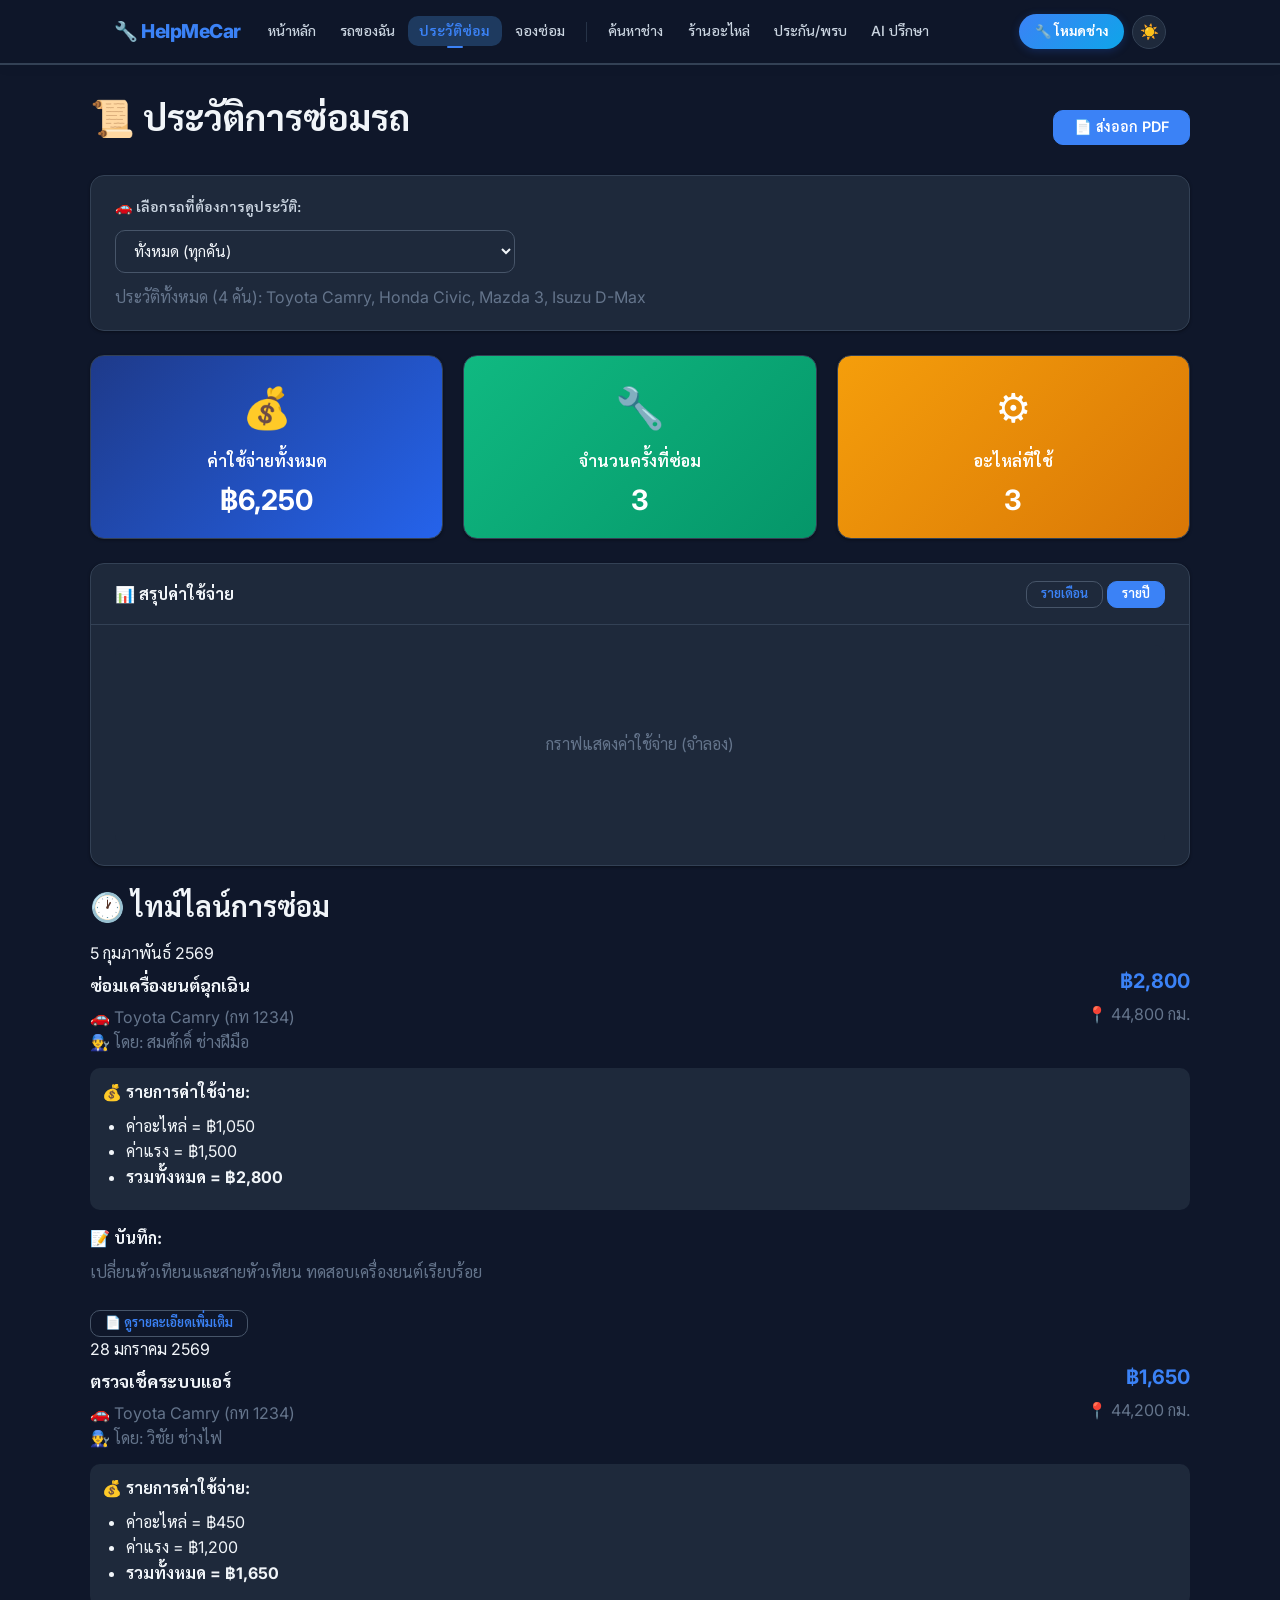
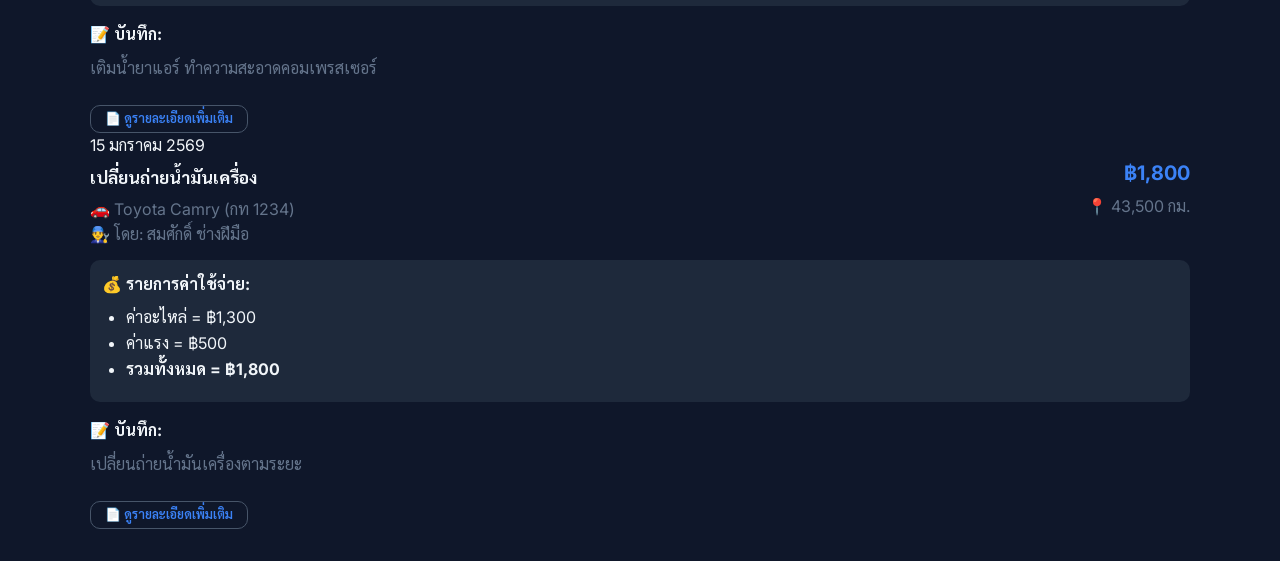
<file: pages/history.html>
<!DOCTYPE html>
<html lang="th">

<head>
  <meta charset="UTF-8">
  <meta name="viewport" content="width=device-width, initial-scale=1.0">
  <meta name="description" content="ดูประวัติการซ่อมรถ ค่าใช้จ่าย และรูปภาพก่อน-หลังซ่อม">
  <title>ประวัติการซ่อม - FarMyKixFixMyCar</title>
  <link rel="stylesheet" href="../css/style.css">
  <style>
    /* Page-specific mobile styles */
    @media (max-width: 600px) {

      /* Stack the h1 + PDF button */
      .flex-between.mb-3 {
        flex-direction: column;
        align-items: flex-start;
      }

      /* Stat cards: 1 column on very small screens */
      .grid.grid-3.mb-4 {
        grid-template-columns: 1fr;
      }

      /* Timeline content padding */
      .timeline-content {
        padding: 0.75rem;
      }

      /* Make the cost row wrap */
      .flex-between.mb-2 {
        flex-direction: column;
        align-items: flex-start;
        gap: 0.25rem;
      }

      .flex-between.mb-2 .text-right {
        text-align: left;
      }
    }
  </style>
</head>

<body>
  <!-- Navigation Bar -->
  <nav class="navbar">
    <div class="navbar-container">
      <a href="../index.html" class="navbar-brand">🔧 HelpMeCar</a>
      <button class="navbar-toggle" id="navToggle" aria-label="Toggle menu" aria-expanded="false">
        <span></span><span></span><span></span>
      </button>
      <ul class="navbar-menu" id="navMenu">
        <li><a href="../index.html" class="navbar-link">หน้าหลัก</a></li>
        <li><a href="vehicles.html" class="navbar-link">รถของฉัน</a></li>
        <li><a href="history.html" class="navbar-link active">ประวัติซ่อม</a></li>
        <li><a href="booking.html" class="navbar-link">จองซ่อม</a></li>
        <li class="navbar-divider"></li>
        <li><a href="mechanics.html" class="navbar-link">ค้นหาช่าง</a></li>
        <li><a href="store.html" class="navbar-link">ร้านอะไหล่</a></li>
        <li><a href="insurance-rental.html" class="navbar-link">ประกัน/พรบ</a></li>
        <li><a href="consultation.html" class="navbar-link">AI ปรึกษา</a></li>
        <li class="navbar-actions">
          <a href="mechanic-dashboard.html" class="btn-nav-cta">🔧 โหมดช่าง</a>
          <button class="theme-toggle" onclick="toggleTheme()" aria-label="Toggle dark mode">
            <span id="themeIcon">🌙</span>
          </button>
        </li>
      </ul>
    </div>
  </nav>

  <!-- Main Content -->
  <main class="container section">
    <div class="flex-between mb-3">
      <h1>📜 ประวัติการซ่อมรถ</h1>
      <button class="btn btn-primary" onclick="exportToPDF()">📄 ส่งออก PDF</button>
    </div>

    <!-- Vehicle Selector -->
    <div class="card mb-4">
      <div class="card-body">
        <label for="vehicleFilter" class="form-label" style="font-weight: 600; margin-bottom: 0.75rem;">🚗
          เลือกรถที่ต้องการดูประวัติ:</label>
        <select id="vehicleFilter" class="form-control" onchange="filterByVehicle()" style="max-width: 400px;">
          <option value="all">ทั้งหมด (ทุกคัน)</option>
        </select>
        <p id="selectedVehicle" class="text-muted mt-2 mb-0"></p>
      </div>
    </div>

    <!-- Expense Summary Cards -->
    <div class="grid grid-3 mb-4">
      <div class="card" style="background: linear-gradient(135deg, #1E3A8A 0%, #2563EB 100%); color: white;">
        <div class="card-body text-center">
          <div style="font-size: 2.5rem; margin-bottom: 0.5rem;">💰</div>
          <p class="mb-1" style="color: white; font-weight: 600; font-size: 1.05rem;">ค่าใช้จ่ายทั้งหมด</p>
          <h2 id="totalCost" class="mb-0" style="color: white; font-weight: 700;">฿0</h2>
        </div>
      </div>

      <div class="card" style="background: linear-gradient(135deg, #10B981 0%, #059669 100%); color: white;">
        <div class="card-body text-center">
          <div style="font-size: 2.5rem; margin-bottom: 0.5rem;">🔧</div>
          <p class="mb-1" style="color: white; font-weight: 600; font-size: 1.05rem;">จำนวนครั้งที่ซ่อม</p>
          <h2 id="serviceCount" class="mb-0" style="color: white; font-weight: 700;">0</h2>
        </div>
      </div>

      <div class="card" style="background: linear-gradient(135deg, #F59E0B 0%, #D97706 100%); color: white;">
        <div class="card-body text-center">
          <div style="font-size: 2.5rem; margin-bottom: 0.5rem;">⚙️</div>
          <p class="mb-1" style="color: white; font-weight: 600; font-size: 1.05rem;">อะไหล่ที่ใช้</p>
          <h2 id="partsUsedCount" class="mb-0" style="color: white; font-weight: 700;">0</h2>
        </div>
      </div>
    </div>

    <!-- Monthly/Yearly Toggle -->
    <div class="card mb-4">
      <div class="card-header flex-between">
        <h3 class="card-title">📊 สรุปค่าใช้จ่าย</h3>
        <div class="flex-center gap-2">
          <button class="btn btn-sm btn-outline" id="monthlyBtn" onclick="showExpenseChart('monthly')">รายเดือน</button>
          <button class="btn btn-sm btn-primary" id="yearlyBtn" onclick="showExpenseChart('yearly')">รายปี</button>
        </div>
      </div>
      <div class="card-body">
        <div id="expenseChart"
          style="height: 200px; display: flex; align-items: center; justify-content: center; background: var(--bg-light); border-radius: var(--radius-md);">
          <p class="text-muted">กราฟแสดงค่าใช้จ่าย (จำลอง)</p>
        </div>
      </div>
    </div>

    <!-- Service History Timeline -->
    <h2 class="mb-3">🕐 ไทม์ไลน์การซ่อม</h2>

    <div id="serviceTimeline" class="timeline">
      <!-- Timeline items will be populated here -->
    </div>

    <!-- No History Message -->
    <div id="noHistory" class="text-center d-none" style="padding: 3rem 0;">
      <div style="font-size: 4rem; margin-bottom: 1rem;">📋</div>
      <h3 class="text-muted">ยังไม่มีประวัติการซ่อม</h3>
      <p class="text-muted">เมื่อคุณใช้บริการ ประวัติจะแสดงที่นี่</p>
    </div>
  </main>

    <!-- Mobile Bottom Navigation -->
    <nav class="mobile-bottom-nav">
        <a href="../index.html" class="bottom-nav-item">
            <span class="bottom-nav-icon">🏠</span>
            <span class="bottom-nav-label">หน้าหลัก</span>
        </a>
        <a href="vehicles.html" class="bottom-nav-item">
            <span class="bottom-nav-icon">🚗</span>
            <span class="bottom-nav-label">รถของฉัน</span>
        </a>
        <a href="booking.html" class="bottom-nav-item">
            <span class="bottom-nav-icon">📅</span>
            <span class="bottom-nav-label">จองซ่อม</span>
        </a>
        <button class="bottom-nav-item" id="mobileMenuBtn" aria-label="Open menu" >
            <span class="bottom-nav-icon">🍔</span>
            <span class="bottom-nav-label">เมนู</span>
        </button>
    </nav>

  <!-- Service Detail Modal -->
  <div id="serviceModal" class="modal">
    <div class="modal-content" style="max-width: 800px;">
      <div class="modal-header">
        <h3 id="modalServiceTitle">รายละเอียดการซ่อม</h3>
        <button class="modal-close" onclick="modal.close('serviceModal')">×</button>
      </div>
      <div class="modal-body" id="modalServiceDetails">
        <!-- Details will be populated here -->
      </div>
      <div class="modal-footer">
        <button class="btn btn-outline" onclick="modal.close('serviceModal')">ปิด</button>
      </div>
    </div>
  </div>

  <!-- Scripts -->
  <script src="../js/app.js"></script>
  <script>
    // ========================================
    // Service History Logic
    // ========================================

    let currentVehicleId = null;
    let serviceLogs = [];

    document.addEventListener('DOMContentLoaded', () => {
      // Debug: Check if mockData is available
      console.log('=== DEBUG: History Page Loaded ===');
      console.log('mockData available?', typeof mockData !== 'undefined');
      if (typeof mockData !== 'undefined') {
        console.log('mockData.maintenanceLogs count:', mockData.maintenanceLogs?.length);
        console.log('Sample log:', mockData.maintenanceLogs?.[0]);
      }

      // Set active nav link
      navigation.setActiveLink('history.html');

      // Setup modal
      modal.setupCloseOnOutsideClick('serviceModal');

      // Populate vehicle filter
      populateVehicleFilter();

      // Load history for all vehicles
      loadHistory();
    });

    // ========================================
    // Populate Vehicle Filter
    // ========================================

    function populateVehicleFilter() {
      const filter = document.getElementById('vehicleFilter');
      const userVehicles = appState.getUserVehicles();

      // Add individual vehicles to dropdown
      userVehicles.forEach(vehicle => {
        const option = document.createElement('option');
        option.value = vehicle.vehicleId;
        option.textContent = `${vehicle.make} ${vehicle.model} (${vehicle.licensePlate})`;
        filter.appendChild(option);
      });
    }

    // ========================================
    // Filter By Vehicle
    // ========================================

    function filterByVehicle() {
      loadHistory();
    }

    // ========================================
    // Load Service History
    // ========================================

    function loadHistory() {
      console.log("Loading history...");

      // CRITICAL: Check if mockData exists
      if (typeof mockData === 'undefined') {
        console.error('ERROR: mockData is not defined! app.js may not have loaded correctly.');
        const timelineEl = document.getElementById('serviceTimeline');
        if (timelineEl) {
          timelineEl.innerHTML = '<div class="card"><div class="card-body text-center"><p class="text-danger">❌ ไม่สามารถโหลดข้อมูลได้ กรุณารีเฟรชหน้าเว็บ</p></div></div>';
        }
        return;
      }

      // Check appState initialization
      if (!appState || !appState.isAuthenticated) {
        console.error("App state not initialized or user not authenticated");
        appState.init(); // Try to init if missing
      }

      // Get ALL logs for ALL user vehicles
      const userVehicles = appState.getUserVehicles();
      console.log("User Vehicles:", userVehicles);

      if (!userVehicles || userVehicles.length === 0) {
        console.warn("No vehicles found for user");
        const noHistoryEl = document.getElementById('noHistory');
        const timelineEl = document.getElementById('serviceTimeline');
        if (noHistoryEl) noHistoryEl.classList.remove('d-none');
        if (timelineEl) timelineEl.classList.add('d-none');
        return;
      }

      const userVehicleIds = userVehicles.map(v => v.vehicleId);
      const vehicleFilterEl = document.getElementById('vehicleFilter');
      const selectedVehicleId = vehicleFilterEl ? vehicleFilterEl.value : 'all';

      console.log("Selected Vehicle ID:", selectedVehicleId);

      // Filter based on selected vehicle
      if (selectedVehicleId === 'all') {
        serviceLogs = mockData.maintenanceLogs
          .filter(log => userVehicleIds.includes(log.vehicleId))
          .sort((a, b) => new Date(b.serviceDate) - new Date(a.serviceDate));
      } else {
        serviceLogs = mockData.maintenanceLogs
          .filter(log => log.vehicleId === selectedVehicleId)
          .sort((a, b) => new Date(b.serviceDate) - new Date(a.serviceDate));
      }

      // CRITICAL FIX: Calculate partsCost from partsUsed if it doesn't exist
      serviceLogs = serviceLogs.map(log => {
        if (!log.partsCost && log.partsUsed && log.partsUsed.length > 0) {
          log.partsCost = log.partsUsed.reduce((sum, part) => sum + (part.totalPrice || 0), 0);
        }
        return log;
      });

      console.log("Found Service Logs:", serviceLogs.length);

      const timelineEl = document.getElementById('serviceTimeline');
      const noHistoryEl = document.getElementById('noHistory');

      if (serviceLogs.length === 0) {
        if (timelineEl) timelineEl.classList.add('d-none');
        if (noHistoryEl) noHistoryEl.classList.remove('d-none');

        // Reset summary
        const totalCostEl = document.getElementById('totalCost');
        const serviceCountEl = document.getElementById('serviceCount');
        const partsUsedCountEl = document.getElementById('partsUsedCount');

        if (totalCostEl) totalCostEl.textContent = utils.formatCurrency(0);
        if (serviceCountEl) serviceCountEl.textContent = '0';
        if (partsUsedCountEl) partsUsedCountEl.textContent = '0';
        return;
      }

      if (timelineEl) timelineEl.classList.remove('d-none');
      if (noHistoryEl) noHistoryEl.classList.add('d-none');

      // Update summary
      updateSummary();

      // Render timeline
      renderTimeline();

      // Update vehicle display text
      const selectedVehicleTextEl = document.getElementById('selectedVehicle');
      if (selectedVehicleTextEl) {
        if (selectedVehicleId === 'all') {
          const vehicleNames = userVehicles.map(v => `${v.make} ${v.model}`).join(', ');
          selectedVehicleTextEl.textContent = `ประวัติทั้งหมด (${userVehicles.length} คัน): ${vehicleNames}`;
        } else {
          const vehicle = mockData.vehicles.find(v => v.vehicleId === selectedVehicleId);
          if (vehicle) {
            selectedVehicleTextEl.textContent = `${vehicle.make} ${vehicle.model} (${vehicle.licensePlate})`;
          }
        }
      }
    }
    // ========================================
    // Update Summary
    // ========================================

    function updateSummary() {
      const totalCost = serviceLogs.reduce((sum, log) => sum + log.totalCost, 0);
      const serviceCount = serviceLogs.length;
      // Count parts based on service types (estimate)
      const partsUsedCount = serviceLogs.filter(log => log.partsCost > 0).length;

      document.getElementById('totalCost').textContent = utils.formatCurrency(totalCost);
      document.getElementById('serviceCount').textContent = serviceCount;
      document.getElementById('partsUsedCount').textContent = partsUsedCount;
    }

    // ========================================
    // Render Timeline
    // ========================================

    function renderTimeline() {
      const timeline = document.getElementById('serviceTimeline');

      console.log('Rendering timeline with serviceLogs:', serviceLogs);

      timeline.innerHTML = serviceLogs.map((log, index) => {
        console.log(`Processing log #${index}:`, {
          logId: log.logId,
          serviceType: log.serviceType,
          partsCost: log.partsCost,
          laborCost: log.laborCost,
          totalCost: log.totalCost,
          partsCostType: typeof log.partsCost
        });
        const mechanic = mockData.mechanics.find(m => m.mechanicId === log.mechanicId);
        const vehicle = mockData.vehicles.find(v => v.vehicleId === log.vehicleId);

        return `
          <div class="timeline-item">
            <div class="timeline-marker"></div>
            <div class="timeline-content">
              <div class="flex-between mb-2">
                <div>
                  <span class="timeline-date">${utils.formatDate(log.serviceDate)}</span>
                  <h4 class="mt-1 mb-1">${log.serviceType}</h4>
                  ${vehicle ? `<p class="text-muted mb-0">🚗 ${vehicle.make} ${vehicle.model} (${vehicle.licensePlate})</p>` : ''}
                  <p class="text-muted mb-0">👨‍🔧 โดย: ${mechanic ? mechanic.name : 'ไม่ทราบ'}</p>
                </div>
                <div class="text-right">
                  <h3 class="text-primary mb-0">${utils.formatCurrency(log.totalCost)}</h3>
                  <p class="text-muted mt-1 mb-0">📍 ${utils.formatNumber(log.mileageAtService)} กม.</p>
                </div>
              </div>
              
              <!-- Cost Breakdown -->
              <div class="mb-3" style="background: var(--bg-light); padding: 0.75rem; border-radius: var(--radius-md);">
                <strong>💰 รายการค่าใช้จ่าย:</strong>
                <ul style="margin: 0.5rem 0; padding-left: 1.5rem;">
                  <li>ค่าอะไหล่ = ${utils.formatCurrency(log.partsCost || 0)}</li>
                  <li>ค่าแรง = ${utils.formatCurrency(log.laborCost || 0)}</li>
                  <li><strong>รวมทั้งหมด = ${utils.formatCurrency(log.totalCost || 0)}</strong></li>
                </ul>
              </div>
              
              <!-- Notes -->
              ${log.notes ? `
                <div class="mb-2">
                  <strong>📝 บันทึก:</strong>
                  <p class="text-muted mb-0 mt-1">${log.notes}</p>
                </div>
              ` : ''}
              
              <button class="btn btn-sm btn-outline mt-2" onclick="viewServiceDetails('${log.logId}')">
                📄 ดูรายละเอียดเพิ่มเติม
              </button>
            </div>
          </div>
        `;
      }).join('');
    }

    // ========================================
    // View Service Details
    // ========================================

    function viewServiceDetails(logId) {
      const log = serviceLogs.find(l => l.logId === logId);
      if (!log) return;

      const mechanic = mockData.mechanics.find(m => m.mechanicId === log.mechanicId);
      const vehicle = mockData.vehicles.find(v => v.vehicleId === log.vehicleId);

      document.getElementById('modalServiceTitle').textContent = log.serviceType;

      const detailsHtml = `
        <div class="mb-3">
          <h4>ข้อมูลทั่วไป</h4>
          <div class="table-responsive">
          <table style="width: 100%; font-size: 0.95rem;">
            <tr>
              <td style="padding: 0.5rem 0; width: 40%;"><strong>วันที่ซ่อม:</strong></td>
              <td>${utils.formatDate(log.serviceDate)}</td>
            </tr>
            <tr>
              <td style="padding: 0.5rem 0;"><strong>ช่าง:</strong></td>
              <td>${mechanic ? mechanic.name : 'ไม่ทราบ'}</td>
            </tr>
            <tr>
              <td style="padding: 0.5rem 0;"><strong>รถยนต์:</strong></td>
              <td>${vehicle ? `${vehicle.make} ${vehicle.model} (${vehicle.year})` : 'ไม่ทราบ'}</td>
            </tr>
            <tr>
              <td style="padding: 0.5rem 0;"><strong>เลขไมล์:</strong></td>
              <td>${utils.formatNumber(log.mileageAtService)} กม.</td>
            </tr>
          </table>
          </div>
        </div>
        
        <div class="mb-3">
          <h4>รายการอะไหล่</h4>
          <div class="table-responsive">
          <table style="width: 100%; font-size: 0.95rem;">
            <thead>
              <tr style="background: var(--bg-light);">
                <th style="padding: 0.5rem; text-align: left;">รายการ</th>
                <th style="padding: 0.5rem; text-align: center;">จำนวน</th>
                <th style="padding: 0.5rem; text-align: right;">ราคา/หน่วย</th>
                <th style="padding: 0.5rem; text-align: right;">รวม</th>
              </tr>
            </thead>
            <tbody>
              ${log.partsUsed && log.partsUsed.length > 0 ? log.partsUsed.map(part => `
                <tr>
                  <td style="padding: 0.5rem;">${part.name}</td>
                  <td style="padding: 0.5rem; text-align: center;">${part.quantity}</td>
                  <td style="padding: 0.5rem; text-align: right;">${utils.formatCurrency(part.unitPrice)}</td>
                  <td style="padding: 0.5rem; text-align: right;">${utils.formatCurrency(part.totalPrice)}</td>
                </tr>
              `).join('') : `
                <tr>
                  <td style="padding: 0.5rem;">${log.serviceType}</td>
                  <td style="padding: 0.5rem; text-align: center;">-</td>
                  <td style="padding: 0.5rem; text-align: right;">-</td>
                  <td style="padding: 0.5rem; text-align: right;">${utils.formatCurrency(log.partsCost || 0)}</td>
                </tr>
              `}
              <tr style="border-top: 2px solid var(--bg-grey);">
                <td colspan="3" style="padding: 0.5rem; text-align: right;"><strong>รวมค่าอะไหล่:</strong></td>
                <td style="padding: 0.5rem; text-align: right;"><strong>${utils.formatCurrency(log.partsUsed && log.partsUsed.length > 0 ? log.partsUsed.reduce((sum, p) => sum + p.totalPrice, 0) : (log.partsCost || 0))}</strong></td>
              </tr>
              <tr>
                <td colspan="3" style="padding: 0.5rem; text-align: right;"><strong>ค่าแรง:</strong></td>
                <td style="padding: 0.5rem; text-align: right;"><strong>${utils.formatCurrency(log.laborCost)}</strong></td>
              </tr>
              <tr style="background: var(--bg-light);">
                <td colspan="3" style="padding: 0.5rem; text-align: right;"><strong>รวมทั้งหมด:</strong></td>
                <td style="padding: 0.5rem; text-align: right;"><strong class="text-primary">${utils.formatCurrency(log.totalCost)}</strong></td>
              </tr>
            </tbody>
          </table>
          </div>
        </div>
        
        ${log.notes ? `
          <div class="mb-3">
            <h4>บันทึก</h4>
            <p class="text-muted">${log.notes}</p>
          </div>
        ` : ''}
      `;

      document.getElementById('modalServiceDetails').innerHTML = detailsHtml;
      modal.open('serviceModal');
    }

    // ========================================
    // Export to PDF
    // ========================================

    function exportToPDF() {
      if (serviceLogs.length === 0) {
        utils.showNotification('ไม่มีข้อมูลที่จะส่งออก', 'error');
        return;
      }

      utils.showNotification('กำลังสร้างไฟล์ PDF...', 'info');

      // In production, this would generate a real PDF
      setTimeout(() => {
        utils.showNotification('ส่งออก PDF สำเร็จ! (จำลอง)', 'success');
      }, 1500);
    }

    // ========================================
    // Expense Chart (Mock)
    // ========================================

    function showExpenseChart(period) {
      const monthlyBtn = document.getElementById('monthlyBtn');
      const yearlyBtn = document.getElementById('yearlyBtn');

      if (period === 'monthly') {
        monthlyBtn.className = 'btn btn-sm btn-primary';
        yearlyBtn.className = 'btn btn-sm btn-outline';
      } else {
        monthlyBtn.className = 'btn btn-sm btn-outline';
        yearlyBtn.className = 'btn btn-sm btn-primary';
      }

      utils.showNotification(`แสดงข้อมูล${period === 'monthly' ? 'รายเดือน' : 'รายปี'}`, 'info');
    }
  </script>
</body>

</html>
</file>
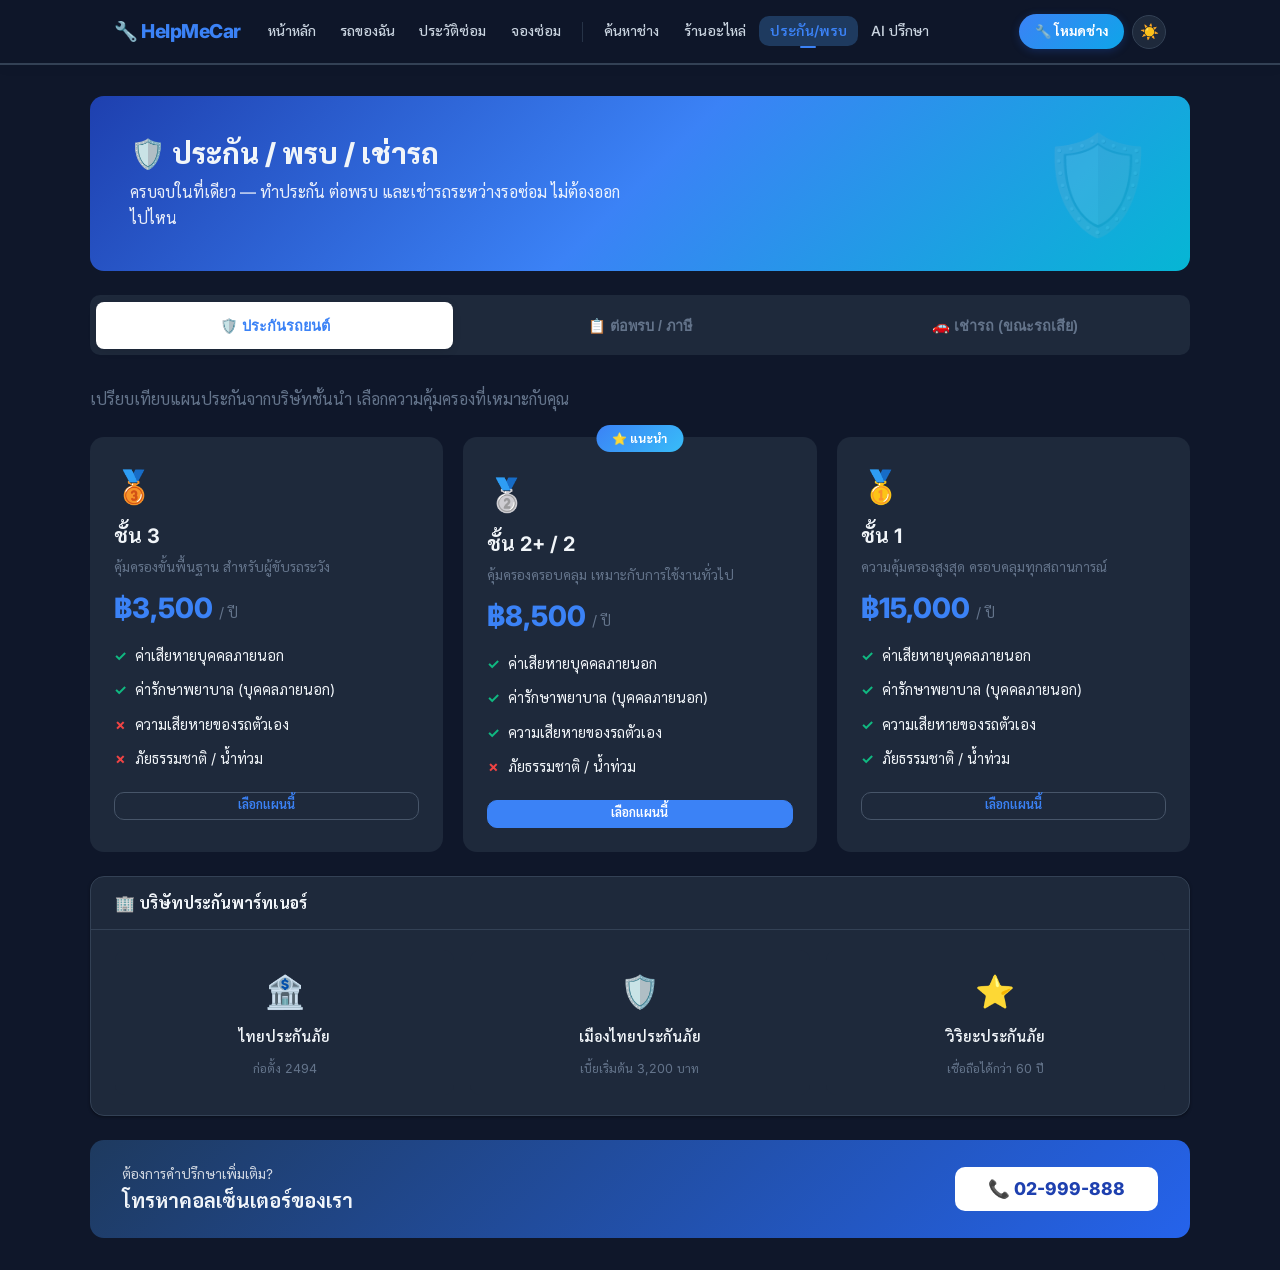
<file: pages/insurance-rental.html>
<!DOCTYPE html>
<html lang="th">

<head>
    <meta charset="UTF-8">
    <meta name="viewport" content="width=device-width, initial-scale=1.0">
    <meta name="description" content="ประกันรถยนต์ ต่อพรบ และบริการเช่ารถขณะรถเสีย - HelpMeCar">
    <title>ประกัน / พรบ / เช่ารถ - HelpMeCar</title>
    <link rel="stylesheet" href="../css/style.css">
    <style>
        .insurance-hero {
            background: linear-gradient(135deg, #1E40AF 0%, #3B82F6 50%, #06B6D4 100%);
            color: white;
            padding: 2.5rem;
            border-radius: var(--radius-lg);
            margin-bottom: 2rem;
            position: relative;
            overflow: hidden;
        }

        .insurance-hero::before {
            content: '🛡️';
            position: absolute;
            right: 2rem;
            top: 50%;
            transform: translateY(-50%);
            font-size: 6rem;
            opacity: 0.15;
        }

        .service-tab-bar {
            display: flex;
            gap: 0.5rem;
            margin-bottom: 2rem;
            background: var(--bg-grey);
            padding: 0.4rem;
            border-radius: var(--radius-md);
        }

        .service-tab {
            flex: 1;
            padding: 0.75rem 1rem;
            border: none;
            border-radius: calc(var(--radius-md) - 2px);
            cursor: pointer;
            font-weight: 600;
            font-size: 0.9rem;
            background: transparent;
            color: var(--text-muted);
            transition: all 0.2s ease;
        }

        .service-tab.active {
            background: white;
            color: var(--primary-blue);
            box-shadow: 0 2px 8px rgba(0, 0, 0, 0.1);
        }

        .plan-card {
            border: 2px solid var(--border-color);
            border-radius: var(--radius-lg);
            padding: 1.5rem;
            cursor: pointer;
            transition: all 0.25s ease;
            position: relative;
            background: var(--bg-card);
        }

        .plan-card:hover {
            border-color: var(--primary-blue);
            transform: translateY(-3px);
            box-shadow: 0 12px 30px rgba(37, 99, 235, 0.15);
        }

        .plan-card.popular {
            border-color: var(--primary-blue);
        }

        .popular-badge {
            position: absolute;
            top: -12px;
            left: 50%;
            transform: translateX(-50%);
            background: linear-gradient(135deg, var(--primary-blue), var(--electric-blue));
            color: white;
            padding: 0.25rem 1rem;
            border-radius: 99px;
            font-size: 0.75rem;
            font-weight: 700;
            white-space: nowrap;
        }

        .plan-price {
            font-size: 1.75rem;
            font-weight: 800;
            color: var(--primary-blue);
            line-height: 1;
        }

        .plan-price span {
            font-size: 0.9rem;
            font-weight: 400;
            color: var(--text-muted);
        }

        .feature-list {
            list-style: none;
            padding: 0;
            margin: 1rem 0;
        }

        .feature-list li {
            padding: 0.35rem 0;
            display: flex;
            align-items: flex-start;
            gap: 0.5rem;
            font-size: 0.9rem;
        }

        .feature-list li::before {
            content: '✓';
            color: #10B981;
            font-weight: 700;
            flex-shrink: 0;
        }

        .feature-list li.no::before {
            content: '✗';
            color: #EF4444;
        }

        .rental-card {
            background: linear-gradient(135deg, #F0FDF4 0%, #D1FAE5 100%);
            border: 2px solid #10B981;
            border-radius: var(--radius-lg);
            padding: 1.5rem;
            display: flex;
            gap: 1.5rem;
            align-items: center;
            margin-bottom: 1rem;
        }

        .rental-icon {
            font-size: 3rem;
            flex-shrink: 0;
        }

        .rental-price-tag {
            background: #10B981;
            color: white;
            padding: 0.35rem 0.75rem;
            border-radius: 99px;
            font-size: 0.85rem;
            font-weight: 700;
            display: inline-block;
            margin-top: 0.5rem;
        }

        .contact-banner {
            background: linear-gradient(135deg, #1E3A5F, #2563EB);
            color: white;
            padding: 1.5rem 2rem;
            border-radius: var(--radius-lg);
            display: flex;
            align-items: center;
            justify-content: space-between;
            gap: 1rem;
            flex-wrap: wrap;
        }

        @media (max-width: 600px) {
            .service-tab {
                font-size: 0.78rem;
                padding: 0.6rem 0.5rem;
            }

            .rental-card {
                flex-direction: column;
            }
        }

        /* Insurance plan grid: 2 cols on medium mobile, 1 col on small */
        @media (max-width: 700px) {
            .grid-3 {
                grid-template-columns: repeat(2, 1fr);
            }
        }

        @media (max-width: 480px) {
            .grid-3 {
                grid-template-columns: 1fr;
            }

            .insurance-hero h1 {
                font-size: 1.4rem;
            }

            /* Contact banner button full width */
            .contact-banner a.btn {
                width: 100%;
                text-align: center;
                justify-content: center;
            }
        }
    </style>
</head>

<body>
    <!-- Navigation Bar -->
    <nav class="navbar">
        <div class="navbar-container">
            <a href="../index.html" class="navbar-brand">
                🔧 HelpMeCar
            </a>
            <button class="navbar-toggle" id="navToggle" aria-label="Toggle menu" aria-expanded="false">
                <span></span><span></span><span></span>
            </button>
            <ul class="navbar-menu" id="navMenu">
                <li><a href="../index.html" class="navbar-link">หน้าหลัก</a></li>
                <li><a href="vehicles.html" class="navbar-link">รถของฉัน</a></li>
                <li><a href="history.html" class="navbar-link">ประวัติซ่อม</a></li>
                <li><a href="booking.html" class="navbar-link">จองซ่อม</a></li>
                <li class="navbar-divider"></li>
                <li><a href="mechanics.html" class="navbar-link">ค้นหาช่าง</a></li>
                <li><a href="store.html" class="navbar-link">ร้านอะไหล่</a></li>
                <li><a href="insurance-rental.html" class="navbar-link active">ประกัน/พรบ</a></li>
                <li><a href="consultation.html" class="navbar-link">AI ปรึกษา</a></li>
                <li class="navbar-actions">
                    <a href="mechanic-dashboard.html" class="btn-nav-cta">🔧 โหมดช่าง</a>
                    <button class="theme-toggle" onclick="toggleTheme()" aria-label="Toggle dark mode">
                        <span id="themeIcon">🌙</span>
                    </button>
                </li>
            </ul>
        </div>
    </nav>

    <!-- Main Content -->
    <main class="container section">

        <!-- Hero -->
        <div class="insurance-hero mb-4">
            <h1 style="font-size: 1.8rem; font-weight: 800; margin-bottom: 0.5rem;">🛡️ ประกัน / พรบ / เช่ารถ</h1>
            <p style="opacity: 0.9; max-width: 500px;">ครบจบในที่เดียว — ทำประกัน ต่อพรบ และเช่ารถระหว่างรอซ่อม
                ไม่ต้องออกไปไหน</p>
        </div>

        <!-- Tab Bar -->
        <div class="service-tab-bar" id="tabBar">
            <button class="service-tab active" id="tab-insurance" onclick="showTab('insurance')">🛡️
                ประกันรถยนต์</button>
            <button class="service-tab" id="tab-tax" onclick="showTab('tax')">📋 ต่อพรบ / ภาษี</button>
            <button class="service-tab" id="tab-rental" onclick="showTab('rental')">🚗 เช่ารถ (ขณะรถเสีย)</button>
        </div>

        <!-- ===== TAB: ประกันรถยนต์ ===== -->
        <div id="content-insurance">
            <p class="text-muted mb-4">เปรียบเทียบแผนประกันจากบริษัทชั้นนำ เลือกความคุ้มครองที่เหมาะกับคุณ</p>

            <div class="grid grid-3 mb-4">
                <!-- Plan 1 -->
                <div class="plan-card">
                    <div style="font-size: 2rem; margin-bottom: 0.75rem;">🥉</div>
                    <h3 class="mb-1">ชั้น 3</h3>
                    <p class="text-muted" style="font-size: 0.85rem; margin-bottom: 1rem;">คุ้มครองขั้นพื้นฐาน
                        สำหรับผู้ขับรถระวัง</p>
                    <div class="plan-price">฿3,500 <span>/ ปี</span></div>
                    <ul class="feature-list">
                        <li>ค่าเสียหายบุคคลภายนอก</li>
                        <li>ค่ารักษาพยาบาล (บุคคลภายนอก)</li>
                        <li class="no">ความเสียหายของรถตัวเอง</li>
                        <li class="no">ภัยธรรมชาติ / น้ำท่วม</li>
                    </ul>
                    <button class="btn btn-outline btn-sm" style="width: 100%;"
                        onclick="openInsuranceModal('ชั้น 3', '3,500')">เลือกแผนนี้</button>
                </div>

                <!-- Plan 2 (Popular) -->
                <div class="plan-card popular">
                    <div class="popular-badge">⭐ แนะนำ</div>
                    <div style="font-size: 2rem; margin-bottom: 0.75rem; margin-top: 0.5rem;">🥈</div>
                    <h3 class="mb-1">ชั้น 2+ / 2</h3>
                    <p class="text-muted" style="font-size: 0.85rem; margin-bottom: 1rem;">คุ้มครองครอบคลุม
                        เหมาะกับการใช้งานทั่วไป</p>
                    <div class="plan-price">฿8,500 <span>/ ปี</span></div>
                    <ul class="feature-list">
                        <li>ค่าเสียหายบุคคลภายนอก</li>
                        <li>ค่ารักษาพยาบาล (บุคคลภายนอก)</li>
                        <li>ความเสียหายของรถตัวเอง</li>
                        <li class="no">ภัยธรรมชาติ / น้ำท่วม</li>
                    </ul>
                    <button class="btn btn-primary btn-sm" style="width: 100%;"
                        onclick="openInsuranceModal('ชั้น 2+', '8,500')">เลือกแผนนี้</button>
                </div>

                <!-- Plan 3 -->
                <div class="plan-card">
                    <div style="font-size: 2rem; margin-bottom: 0.75rem;">🥇</div>
                    <h3 class="mb-1">ชั้น 1</h3>
                    <p class="text-muted" style="font-size: 0.85rem; margin-bottom: 1rem;">ความคุ้มครองสูงสุด
                        ครอบคลุมทุกสถานการณ์</p>
                    <div class="plan-price">฿15,000 <span>/ ปี</span></div>
                    <ul class="feature-list">
                        <li>ค่าเสียหายบุคคลภายนอก</li>
                        <li>ค่ารักษาพยาบาล (บุคคลภายนอก)</li>
                        <li>ความเสียหายของรถตัวเอง</li>
                        <li>ภัยธรรมชาติ / น้ำท่วม</li>
                    </ul>
                    <button class="btn btn-outline btn-sm" style="width: 100%;"
                        onclick="openInsuranceModal('ชั้น 1', '15,000')">เลือกแผนนี้</button>
                </div>
            </div>

            <!-- Partner Brands -->
            <div class="card mb-4">
                <div class="card-header">
                    <h3 class="card-title">🏢 บริษัทประกันพาร์ทเนอร์</h3>
                </div>
                <div class="card-body">
                    <div class="grid grid-3" style="text-align: center; gap: 1rem;">
                        <div style="padding: 1rem; background: var(--bg-grey); border-radius: var(--radius-md);">
                            <div style="font-size: 2rem;">🏦</div>
                            <p class="mt-1" style="font-weight: 600; font-size: 0.9rem;">ไทยประกันภัย</p>
                            <p class="text-muted" style="font-size: 0.78rem;">ก่อตั้ง 2494</p>
                        </div>
                        <div style="padding: 1rem; background: var(--bg-grey); border-radius: var(--radius-md);">
                            <div style="font-size: 2rem;">🛡️</div>
                            <p class="mt-1" style="font-weight: 600; font-size: 0.9rem;">เมืองไทยประกันภัย</p>
                            <p class="text-muted" style="font-size: 0.78rem;">เบี้ยเริ่มต้น 3,200 บาท</p>
                        </div>
                        <div style="padding: 1rem; background: var(--bg-grey); border-radius: var(--radius-md);">
                            <div style="font-size: 2rem;">⭐</div>
                            <p class="mt-1" style="font-weight: 600; font-size: 0.9rem;">วิริยะประกันภัย</p>
                            <p class="text-muted" style="font-size: 0.78rem;">เชื่อถือได้กว่า 60 ปี</p>
                        </div>
                    </div>
                </div>
            </div>
        </div>

        <!-- ===== TAB: ต่อพรบ / ภาษี ===== -->
        <div id="content-tax" class="d-none">
            <p class="text-muted mb-4">ต่อพรบ และชำระภาษีรถยนต์ประจำปีออนไลน์ ไม่ต้องไปกรมขนส่ง</p>

            <div class="card mb-4" style="border-left: 4px solid var(--primary-blue);">
                <div class="card-body">
                    <h3 class="mb-2">📋 พรบ คืออะไร?</h3>
                    <p class="text-muted">พระราชบัญญัติคุ้มครองผู้ประสบภัยจากรถ (พรบ.) เป็นประกันภัยภาคบังคับตามกฎหมาย
                        รถยนต์ทุกคันต้องมีพรบ มิฉะนั้นจะมีความผิดทางกฎหมาย</p>
                </div>
            </div>

            <div class="grid grid-2 mb-4">
                <div class="card">
                    <div class="card-body">
                        <div style="font-size: 3rem; text-align: center; margin-bottom: 1rem;">🚗</div>
                        <h4 class="text-center mb-2">รถยนต์นั่งส่วนบุคคล</h4>
                        <div class="plan-price text-center mb-3">฿645.21 <span>/ ปี</span></div>
                        <ul class="feature-list">
                            <li>ค่ารักษาพยาบาล สูงสุด 30,000 บาท</li>
                            <li>กรณีเสียชีวิต 300,000 บาท</li>
                            <li>ทุพพลภาพถาวร 300,000 บาท</li>
                        </ul>
                        <button class="btn btn-primary btn-sm" style="width: 100%; margin-top: 0.5rem;"
                            onclick="openTaxModal('รถยนต์นั่งส่วนบุคคล', '645.21')">ต่อพรบ เลย</button>
                    </div>
                </div>

                <div class="card">
                    <div class="card-body">
                        <div style="font-size: 3rem; text-align: center; margin-bottom: 1rem;">🏍️</div>
                        <h4 class="text-center mb-2">รถจักรยานยนต์</h4>
                        <div class="plan-price text-center mb-3">฿162.57 <span>/ ปี</span></div>
                        <ul class="feature-list">
                            <li>ค่ารักษาพยาบาล สูงสุด 30,000 บาท</li>
                            <li>กรณีเสียชีวิต 300,000 บาท</li>
                            <li>ทุพพลภาพถาวร 300,000 บาท</li>
                        </ul>
                        <button class="btn btn-primary btn-sm" style="width: 100%; margin-top: 0.5rem;"
                            onclick="openTaxModal('รถจักรยานยนต์', '162.57')">ต่อพรบ เลย</button>
                    </div>
                </div>
            </div>

            <!-- ขั้นตอน -->
            <div class="card mb-4">
                <div class="card-header">
                    <h3 class="card-title">📌 ขั้นตอนการต่อพรบ</h3>
                </div>
                <div class="card-body">
                    <div style="display: flex; flex-direction: column; gap: 0.75rem;">
                        <div style="display: flex; gap: 1rem; align-items: flex-start;">
                            <div
                                style="width: 32px; height: 32px; background: var(--primary-blue); color: white; border-radius: 50%; display: flex; align-items: center; justify-content: center; font-weight: 700; flex-shrink: 0;">
                                1</div>
                            <div><strong>เลือกประเภทรถ</strong> — รถยนต์ รถกระบะ หรือรถจักรยานยนต์</div>
                        </div>
                        <div style="display: flex; gap: 1rem; align-items: flex-start;">
                            <div
                                style="width: 32px; height: 32px; background: var(--primary-blue); color: white; border-radius: 50%; display: flex; align-items: center; justify-content: center; font-weight: 700; flex-shrink: 0;">
                                2</div>
                            <div><strong>กรอกข้อมูลรถ</strong> — ทะเบียนรถและข้อมูลเจ้าของรถ</div>
                        </div>
                        <div style="display: flex; gap: 1rem; align-items: flex-start;">
                            <div
                                style="width: 32px; height: 32px; background: var(--primary-blue); color: white; border-radius: 50%; display: flex; align-items: center; justify-content: center; font-weight: 700; flex-shrink: 0;">
                                3</div>
                            <div><strong>ชำระเงินออนไลน์</strong> — บัตรเดบิต บัตรเครดิต หรือ QR</div>
                        </div>
                        <div style="display: flex; gap: 1rem; align-items: flex-start;">
                            <div
                                style="width: 32px; height: 32px; background: #10B981; color: white; border-radius: 50%; display: flex; align-items: center; justify-content: center; font-weight: 700; flex-shrink: 0;">
                                ✓</div>
                            <div><strong>รับเอกสาร</strong> — ได้รับกรมธรรม์ทางอีเมลภายใน 10 นาที</div>
                        </div>
                    </div>
                </div>
            </div>
        </div>

        <!-- ===== TAB: เช่ารถ ===== -->
        <div id="content-rental" class="d-none">
            <div class="card mb-4"
                style="background: linear-gradient(135deg, #FFF7ED, #FFEDD5); border: 2px solid #F59E0B;">
                <div class="card-body">
                    <h3 style="color: #B45309; margin-bottom: 0.5rem;">⚡ บริการเร่งด่วน — รถเสียขณะเดินทาง</h3>
                    <p class="text-muted">เมื่อรถคุณเสียและต้องรอซ่อม เราจัดหารถเช่าให้คุณภายใน 1-2 ชั่วโมง
                        เพื่อให้คุณเดินทางต่อได้ทันที</p>
                </div>
            </div>

            <h3 class="mb-3">🚗 รถเช่าที่พร้อมให้บริการ</h3>

            <!-- Rental Car 1 -->
            <div class="rental-card">
                <div class="rental-icon">🚗</div>
                <div style="flex: 1;">
                    <div
                        style="display: flex; justify-content: space-between; align-items: flex-start; flex-wrap: wrap; gap: 0.5rem;">
                        <div>
                            <h4 class="mb-1">รถยนต์ขนาดเล็ก (Economy)</h4>
                            <p class="text-muted" style="font-size: 0.85rem;">Toyota Yaris / Honda City / Mazda2</p>
                        </div>
                        <div class="text-right">
                            <div style="font-size: 1.4rem; font-weight: 800; color: #059669;">฿800</div>
                            <div style="font-size: 0.78rem; color: var(--text-muted);">/ วัน</div>
                        </div>
                    </div>
                    <div style="display: flex; flex-wrap: wrap; gap: 0.5rem; margin-top: 0.75rem; align-items: center;">
                        <span class="rental-price-tag">📦 รวมประกัน</span>
                        <span class="rental-price-tag" style="background: #3B82F6;">🛣️ ระยะทางไม่จำกัด</span>
                        <button class="btn btn-primary btn-sm" style="margin-left: auto;"
                            onclick="openRentalModal('Economy', '800')">จองรถนี้</button>
                    </div>
                </div>
            </div>

            <!-- Rental Car 2 -->
            <div class="rental-card"
                style="background: linear-gradient(135deg, #EFF6FF, #DBEAFE); border-color: #3B82F6;">
                <div class="rental-icon">🚙</div>
                <div style="flex: 1;">
                    <div
                        style="display: flex; justify-content: space-between; align-items: flex-start; flex-wrap: wrap; gap: 0.5rem;">
                        <div>
                            <h4 class="mb-1">รถยนต์ขนาดกลาง (Sedan)</h4>
                            <p class="text-muted" style="font-size: 0.85rem;">Toyota Camry / Honda Accord / Mazda6</p>
                        </div>
                        <div class="text-right">
                            <div style="font-size: 1.4rem; font-weight: 800; color: #2563EB;">฿1,200</div>
                            <div style="font-size: 0.78rem; color: var(--text-muted);">/ วัน</div>
                        </div>
                    </div>
                    <div style="display: flex; flex-wrap: wrap; gap: 0.5rem; margin-top: 0.75rem; align-items: center;">
                        <span class="rental-price-tag" style="background: #3B82F6;">📦 รวมประกัน</span>
                        <span class="rental-price-tag" style="background: #6366F1;">🛣️ ระยะทางไม่จำกัด</span>
                        <button class="btn btn-primary btn-sm" style="margin-left: auto;"
                            onclick="openRentalModal('Sedan', '1,200')">จองรถนี้</button>
                    </div>
                </div>
            </div>

            <!-- Rental Car 3 -->
            <div class="rental-card"
                style="background: linear-gradient(135deg, #F5F3FF, #EDE9FE); border-color: #7C3AED;">
                <div class="rental-icon">🚐</div>
                <div style="flex: 1;">
                    <div
                        style="display: flex; justify-content: space-between; align-items: flex-start; flex-wrap: wrap; gap: 0.5rem;">
                        <div>
                            <h4 class="mb-1">รถ SUV / MPV</h4>
                            <p class="text-muted" style="font-size: 0.85rem;">Toyota Fortuner / Honda CR-V / Innova</p>
                        </div>
                        <div class="text-right">
                            <div style="font-size: 1.4rem; font-weight: 800; color: #7C3AED;">฿1,800</div>
                            <div style="font-size: 0.78rem; color: var(--text-muted);">/ วัน</div>
                        </div>
                    </div>
                    <div style="display: flex; flex-wrap: wrap; gap: 0.5rem; margin-top: 0.75rem; align-items: center;">
                        <span class="rental-price-tag" style="background: #7C3AED;">📦 รวมประกัน</span>
                        <span class="rental-price-tag" style="background: #DB2777;">🛣️ ระยะทางไม่จำกัด</span>
                        <button class="btn btn-primary btn-sm" style="margin-left: auto;"
                            onclick="openRentalModal('SUV/MPV', '1,800')">จองรถนี้</button>
                    </div>
                </div>
            </div>

            <div class="card mt-3">
                <div class="card-body">
                    <p class="text-muted" style="font-size: 0.85rem; margin-bottom: 0;">
                        ⚠️ <strong>เงื่อนไข:</strong> ผู้เช่าต้องมีใบขับขี่บัตรที่ยังไม่หมดอายุ อายุ 21 ปีขึ้นไป มัดจำ
                        3,000-5,000 บาท คืนเมื่อส่งรถคืน
                        ราคาอาจเปลี่ยนแปลงตามช่วงเวลาและประเภทรถที่มีพร้อม
                    </p>
                </div>
            </div>
        </div>

        <!-- Call Center Banner -->
        <div class="contact-banner mt-4">
            <div>
                <p style="margin: 0; font-size: 0.85rem; opacity: 0.8;">ต้องการคำปรึกษาเพิ่มเติม?</p>
                <h3 style="margin: 0.25rem 0 0; font-size: 1.25rem;">โทรหาคอลเซ็นเตอร์ของเรา</h3>
            </div>
            <a href="tel:02999888" class="btn btn-xl"
                style="background: white; color: #1E40AF; font-weight: 800; font-size: 1.1rem; padding: 0.75rem 2rem; border-radius: var(--radius-md);">
                📞 02-999-888
            </a>
        </div>
    </main>

    <!-- Mobile Bottom Navigation -->
    <nav class="mobile-bottom-nav">
        <a href="../index.html" class="bottom-nav-item">
            <span class="bottom-nav-icon">🏠</span>
            <span class="bottom-nav-label">หน้าหลัก</span>
        </a>
        <a href="vehicles.html" class="bottom-nav-item">
            <span class="bottom-nav-icon">🚗</span>
            <span class="bottom-nav-label">รถของฉัน</span>
        </a>
        <a href="booking.html" class="bottom-nav-item">
            <span class="bottom-nav-icon">📅</span>
            <span class="bottom-nav-label">จองซ่อม</span>
        </a>
        <button class="bottom-nav-item" id="mobileMenuBtn" aria-label="Open menu" >
            <span class="bottom-nav-icon">🍔</span>
            <span class="bottom-nav-label">เมนู</span>
        </button>
    </nav>

    <!-- Insurance Modal -->
    <div id="insuranceModal" class="modal">
        <div class="modal-content" style="max-width: 460px;">
            <div class="modal-header">
                <h3 id="insuranceModalTitle">ลงทะเบียนประกัน</h3>
                <button class="modal-close" onclick="modal.close('insuranceModal')">×</button>
            </div>
            <div class="modal-body">
                <p class="text-muted mb-3">กรุณากรอกข้อมูลรถเพื่อรับใบเสนอราคาที่แม่นยำยิ่งขึ้น</p>
                <div class="form-group">
                    <label class="form-label">ทะเบียนรถ</label>
                    <input type="text" class="form-control" placeholder="เช่น กข 1234 กรุงเทพมหานคร"
                        id="insurancePlate">
                </div>
                <div class="form-group">
                    <label class="form-label">ยี่ห้อรถ / รุ่น / ปี</label>
                    <input type="text" class="form-control" placeholder="เช่น Toyota Yaris 2022" id="insuranceCar">
                </div>
                <div class="form-group">
                    <label class="form-label">เบอร์โทรศัพท์</label>
                    <input type="tel" class="form-control" placeholder="0xx-xxx-xxxx" id="insurancePhone">
                </div>
                <div class="card mb-0" style="background: var(--bg-grey);">
                    <div class="card-body" style="padding: 0.75rem;">
                        <p style="margin: 0; font-size: 0.85rem;">แผนที่เลือก: <strong id="insurancePlanName">-</strong>
                            | ราคาประมาณ: <strong id="insurancePlanPrice">-</strong> บาท/ปี</p>
                    </div>
                </div>
            </div>
            <div class="modal-footer">
                <button class="btn btn-outline" onclick="modal.close('insuranceModal')">ยกเลิก</button>
                <button class="btn btn-primary" onclick="submitInsurance()">📞 ขอรับใบเสนอราคา</button>
            </div>
        </div>
    </div>

    <!-- Tax/พรบ Modal -->
    <div id="taxModal" class="modal">
        <div class="modal-content" style="max-width: 460px;">
            <div class="modal-header">
                <h3>📋 ต่อพรบ ออนไลน์</h3>
                <button class="modal-close" onclick="modal.close('taxModal')">×</button>
            </div>
            <div class="modal-body">
                <div class="form-group">
                    <label class="form-label">ทะเบียนรถ</label>
                    <input type="text" class="form-control" placeholder="เช่น กข 1234 กรุงเทพมหานคร" id="taxPlate">
                </div>
                <div class="form-group">
                    <label class="form-label">จังหวัด</label>
                    <select class="form-control" id="taxProvince">
                        <option>กรุงเทพมหานคร</option>
                        <option>เชียงใหม่</option>
                        <option>ขอนแก่น</option>
                        <option>สงขลา</option>
                        <option>อื่น ๆ</option>
                    </select>
                </div>
                <div class="form-group">
                    <label class="form-label">อีเมล (รับกรมธรรม์)</label>
                    <input type="email" class="form-control" placeholder="your@email.com" id="taxEmail">
                </div>
                <div class="card mb-0"
                    style="background: linear-gradient(135deg, #F0FDF4, #D1FAE5); border: 1px solid #10B981;">
                    <div class="card-body" style="padding: 0.75rem;">
                        <p style="margin: 0; font-size: 0.85rem; color: #065F46;">ประเภทรถ: <strong
                                id="taxVehicleType">-</strong> | ค่าพรบ: <strong id="taxPrice">-</strong> บาท</p>
                    </div>
                </div>
            </div>
            <div class="modal-footer">
                <button class="btn btn-outline" onclick="modal.close('taxModal')">ยกเลิก</button>
                <button class="btn btn-primary" onclick="submitTax()">💳 ชำระเงิน</button>
            </div>
        </div>
    </div>

    <!-- Rental Modal -->
    <div id="rentalModal" class="modal">
        <div class="modal-content" style="max-width: 460px;">
            <div class="modal-header">
                <h3>🚗 จองรถเช่า</h3>
                <button class="modal-close" onclick="modal.close('rentalModal')">×</button>
            </div>
            <div class="modal-body">
                <p class="text-muted mb-3">ประเภทรถ: <strong id="rentalType">-</strong> | ราคา: <strong
                        id="rentalPrice">-</strong> บาท/วัน</p>
                <div class="form-group">
                    <label class="form-label">วันที่ต้องการรับรถ</label>
                    <input type="date" class="form-control" id="rentalDate">
                </div>
                <div class="form-group">
                    <label class="form-label">จำนวนวัน</label>
                    <input type="number" class="form-control" value="1" min="1" max="30" id="rentalDays"
                        onchange="updateRentalTotal()">
                </div>
                <div class="form-group">
                    <label class="form-label">สถานที่รับรถ</label>
                    <input type="text" class="form-control" placeholder="ระบุที่อยู่รับรถ" id="rentalPickup">
                </div>
                <div class="card mb-0"
                    style="background: linear-gradient(135deg, #F0FDF4, #D1FAE5); border: 1px solid #10B981;">
                    <div class="card-body" style="padding: 0.75rem;">
                        <p style="margin: 0; font-size: 0.85rem;">ยอดรวมประมาณ: <strong id="rentalTotal"
                                style="color: #059669; font-size: 1rem;">฿0</strong></p>
                    </div>
                </div>
            </div>
            <div class="modal-footer">
                <button class="btn btn-outline" onclick="modal.close('rentalModal')">ยกเลิก</button>
                <button class="btn btn-primary" onclick="submitRental()">✅ ยืนยันจองรถ</button>
            </div>
        </div>
    </div>

    <script src="../js/app.js"></script>
    <script>
        // Tab switching
        function showTab(tab) {
            ['insurance', 'tax', 'rental'].forEach(t => {
                document.getElementById('content-' + t).classList.add('d-none');
                document.getElementById('tab-' + t).classList.remove('active');
            });
            document.getElementById('content-' + tab).classList.remove('d-none');
            document.getElementById('tab-' + tab).classList.add('active');
        }

        // Insurance Modal
        function openInsuranceModal(plan, price) {
            document.getElementById('insurancePlanName').textContent = plan;
            document.getElementById('insurancePlanPrice').textContent = price;
            modal.open('insuranceModal');
            document.getElementById('insuranceModalTitle').textContent = 'ลงทะเบียน ประกัน' + plan;
        }
        function submitInsurance() {
            utils.showNotification('ส่งคำขอเสร็จสิ้น! เจ้าหน้าที่จะติดต่อกลับภายใน 30 นาที', 'success');
            modal.close('insuranceModal');
        }

        // Tax Modal
        function openTaxModal(vehicleType, price) {
            document.getElementById('taxVehicleType').textContent = vehicleType;
            document.getElementById('taxPrice').textContent = price;
            // Set today's date as min
            const today = new Date().toISOString().split('T')[0];
            modal.open('taxModal');
        }
        function submitTax() {
            utils.showNotification('ต่อพรบ สำเร็จ! กรมธรรม์จะส่งไปยังอีเมลของคุณภายใน 10 นาที', 'success');
            modal.close('taxModal');
        }

        // Rental Modal
        let currentRentalPricePerDay = 0;
        function openRentalModal(type, priceStr) {
            document.getElementById('rentalType').textContent = type;
            document.getElementById('rentalPrice').textContent = priceStr;
            currentRentalPricePerDay = parseInt(priceStr.replace(',', ''));
            // Set tomorrow as default date
            const tomorrow = new Date();
            tomorrow.setDate(tomorrow.getDate() + 1);
            document.getElementById('rentalDate').value = tomorrow.toISOString().split('T')[0];
            document.getElementById('rentalDate').min = tomorrow.toISOString().split('T')[0];
            document.getElementById('rentalDays').value = 1;
            updateRentalTotal();
            modal.open('rentalModal');
        }
        function updateRentalTotal() {
            const days = parseInt(document.getElementById('rentalDays').value) || 1;
            const total = currentRentalPricePerDay * days;
            document.getElementById('rentalTotal').textContent = '฿' + total.toLocaleString();
        }
        function submitRental() {
            utils.showNotification('จองรถเช่าสำเร็จ! คอลเซ็นเตอร์จะยืนยันและส่งรายละเอียดภายใน 30 นาที', 'success');
            modal.close('rentalModal');
        }
    </script>
</body>

</html>
</file>
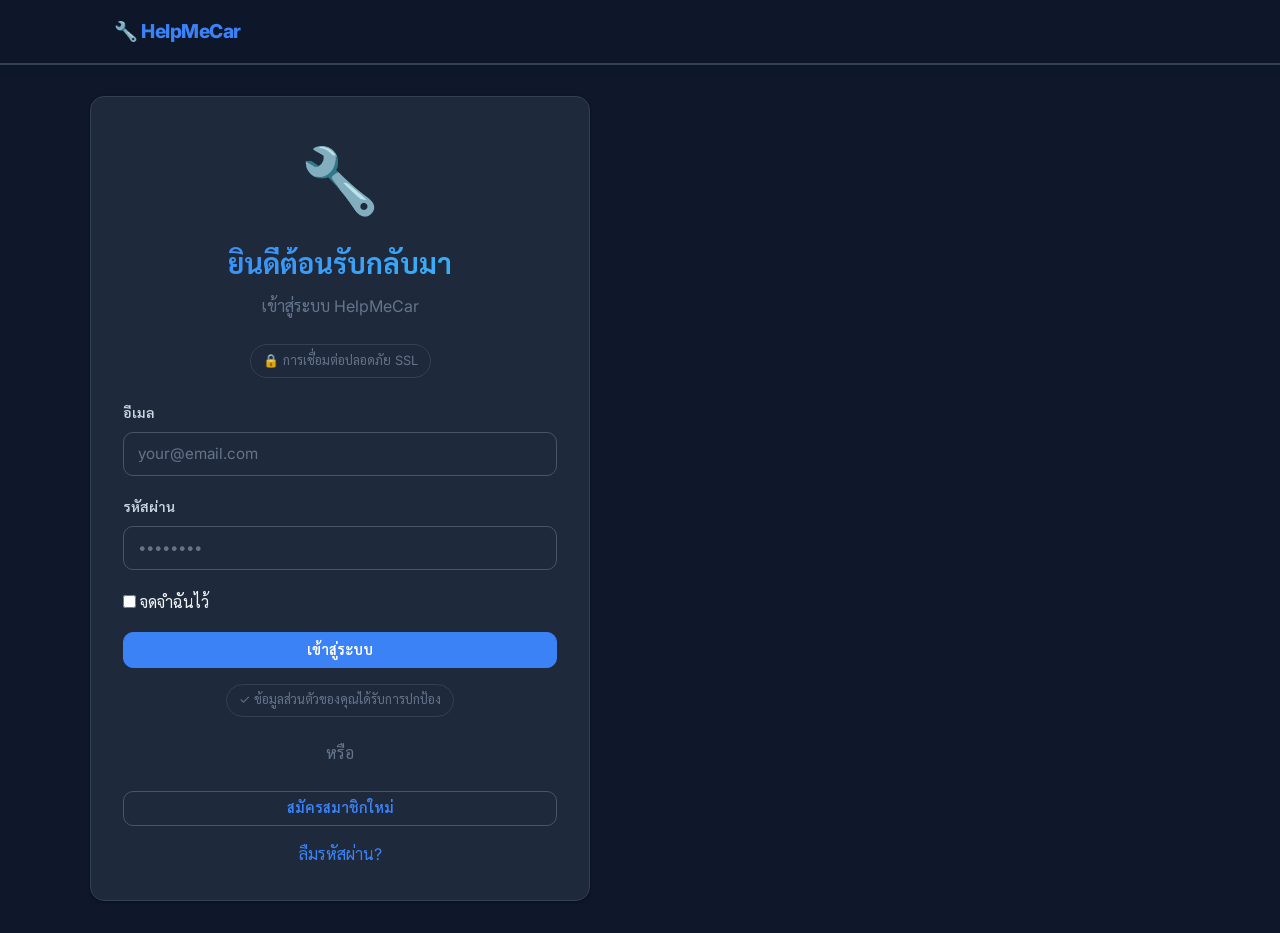
<file: pages/login.html>
<!DOCTYPE html>
<html lang="th">

<head>
    <meta charset="UTF-8">
    <meta name="viewport" content="width=device-width, initial-scale=1.0">
    <meta name="description" content="เข้าสู่ระบบ HelpMeCar - บริการช่างซ่อมรถฉุกเฉิน 24/7">
    <title>เข้าสู่ระบบ - HelpMeCar</title>
    <link rel="stylesheet" href="../css/style.css">
</head>

<body>
    <!-- Navigation Bar -->
    <nav class="navbar">
        <div class="navbar-container">
            <a href="../index.html" class="navbar-brand">
                🔧 HelpMeCar
            </a>
        </div>
    </nav>

    <!-- Main Content -->
    <main class="container section">
        <div class="flex-center" style="min-height: 70vh;">
            <div class="card card-glass" style="max-width: 500px; width: 100%;">
                <div class="card-body" style="padding: 2rem;">
                    <!-- Logo/Header -->
                    <div class="text-center mb-4">
                        <div style="font-size: 4rem; margin-bottom: 1rem; animation: float 3s ease-in-out infinite;">🔧
                        </div>
                        <h2 class="mb-2"
                            style="background: linear-gradient(135deg, var(--primary-blue), var(--electric-blue)); -webkit-background-clip: text; -webkit-text-fill-color: transparent; background-clip: text; font-weight: 700;">
                            ยินดีต้อนรับกลับมา</h2>
                        <p class="text-muted">เข้าสู่ระบบ HelpMeCar</p>
                        <div class="security-indicator mt-2">
                            🔒 การเชื่อมต่อปลอดภัย SSL
                        </div>
                    </div>

                    <!-- Login Form -->
                    <form id="loginForm" onsubmit="handleLogin(event)">
                        <div class="form-group">
                            <label for="email" class="form-label">อีเมล</label>
                            <input type="email" id="email" class="form-control" placeholder="your@email.com" required
                                aria-label="กรอกอีเมล">
                        </div>

                        <div class="form-group">
                            <label for="password" class="form-label">รหัสผ่าน</label>
                            <input type="password" id="password" class="form-control" placeholder="••••••••" required
                                aria-label="กรอกรหัสผ่าน">
                        </div>

                        <div class="form-check mb-3">
                            <input type="checkbox" id="remember" class="form-check-input" aria-label="จดจำฉันไว้">
                            <label for="remember">จดจำฉันไว้</label>
                        </div>

                        <button type="submit" class="btn btn-primary" style="width: 100%;">
                            เข้าสู่ระบบ
                        </button>
                    </form>

                    <!-- Trust Indicators -->
                    <div class="text-center mt-3">
                        <div class="security-indicator">
                            ✓ ข้อมูลส่วนตัวของคุณได้รับการปกป้อง
                        </div>
                    </div>

                    <!-- Divider -->
                    <div style="text-align: center; margin: 1.5rem 0; color: var(--text-muted);">
                        หรือ
                    </div>

                    <!-- Register Link -->
                    <button class="btn btn-outline" style="width: 100%;" onclick="showRegisterForm()">
                        สมัครสมาชิกใหม่
                    </button>

                    <!-- Forgot Password -->
                    <div class="text-center mt-3">
                        <a href="#" class="text-primary"
                            onclick="alert('ฟีเจอร์ลืมรหัสผ่านจะพัฒนาเร็วๆ นี้'); return false;">ลืมรหัสผ่าน?</a>
                    </div>
                </div>
            </div>
        </div>
    </main>

    <!-- Register Modal -->
    <div id="registerModal" class="modal">
        <div class="modal-content" style="max-width: 600px;">
            <div class="modal-header">
                <h3>สมัครสมาชิก</h3>
                <button class="modal-close" onclick="modal.close('registerModal')">×</button>
            </div>
            <div class="modal-body">
                <form id="registerForm" onsubmit="handleRegister(event)">
                    <!-- Role Selection -->
                    <div class="form-group">
                        <label class="form-label">ประเภทผู้ใช้งาน</label>
                        <div class="grid grid-2">
                            <label class="card" style="cursor: pointer; margin-bottom: 0;">
                                <input type="radio" name="role" value="owner" checked style="margin: 0.5rem;">
                                <div style="text-align: center; padding: 1rem;">
                                    <div style="font-size: 2rem;">🚗</div>
                                    <strong>เจ้าของรถ</strong>
                                    <p class="text-muted" style="font-size: 0.875rem; margin: 0.5rem 0 0 0;">
                                        ต้องการใช้บริการซ่อมรถ</p>
                                </div>
                            </label>
                            <label class="card" style="cursor: pointer; margin-bottom: 0;">
                                <input type="radio" name="role" value="mechanic" style="margin: 0.5rem;">
                                <div style="text-align: center; padding: 1rem;">
                                    <div style="font-size: 2rem;">🔧</div>
                                    <strong>ช่างซ่อมรถ</strong>
                                    <p class="text-muted" style="font-size: 0.875rem; margin: 0.5rem 0 0 0;">
                                        ต้องการให้บริการซ่อมรถ</p>
                                </div>
                            </label>
                        </div>
                    </div>

                    <!-- Personal Info -->
                    <div class="form-group">
                        <label for="regName" class="form-label">ชื่อ-นามสกุล</label>
                        <input type="text" id="regName" class="form-control" placeholder="สมชาย ใจดี" required>
                    </div>

                    <div class="form-group">
                        <label for="regEmail" class="form-label">อีเมล</label>
                        <input type="email" id="regEmail" class="form-control" placeholder="your@email.com" required>
                    </div>

                    <div class="form-group">
                        <label for="regPhone" class="form-label">เบอร์โทรศัพท์</label>
                        <input type="tel" id="regPhone" class="form-control" placeholder="081-234-5678" required>
                    </div>

                    <div class="form-group">
                        <label for="regPassword" class="form-label">รหัสผ่าน</label>
                        <input type="password" id="regPassword" class="form-control" placeholder="••••••••" required
                            minlength="6">
                    </div>

                    <div class="form-group">
                        <label for="regConfirmPassword" class="form-label">ยืนยันรหัสผ่าน</label>
                        <input type="password" id="regConfirmPassword" class="form-control" placeholder="••••••••"
                            required minlength="6">
                    </div>

                    <!-- Terms of Service Agreement -->
                    <div class="card mb-3" style="background: var(--bg-light); box-shadow: none; padding: 1rem;">
                        <div class="form-check">
                            <input type="checkbox" id="acceptTerms" class="form-check-input" required>
                            <label for="acceptTerms" style="cursor: pointer;">
                                ฉันได้อ่านและยอมรับ <a href="terms.html" target="_blank"
                                    class="text-primary">ข้อกำหนดการใช้งาน</a>
                                และ <a href="terms.html#privacy" target="_blank"
                                    class="text-primary">นโยบายความเป็นส่วนตัว</a>
                            </label>
                        </div>

                        <div class="mt-2" style="font-size: 0.875rem; color: var(--text-muted); line-height: 1.5;">
                            <strong>⚠️ สำคัญ:</strong>
                            <ul style="margin: 0.5rem 0 0 1rem; padding: 0;">
                                <li>บริการนี้เป็นแพลตฟอร์มเชื่อมต่อเท่านั้น</li>
                                <li>ความรับผิดชอบในการซ่อมเป็นของช่างและเจ้าของรถ</li>
                                <li>ตรวจสอบและยืนยันราคาก่อนการซ่อมทุกครั้ง</li>
                            </ul>
                        </div>
                    </div>

                    <button type="submit" class="btn btn-primary" style="width: 100%;">
                        สมัครสมาชิก
                    </button>
                </form>
            </div>
        </div>
    </div>

    <!-- Scripts -->
    <script src="../js/app.js"></script>
    <script>
        // Setup modal
        modal.setupCloseOnOutsideClick('registerModal');

        function handleLogin(event) {
            event.preventDefault();

            const email = document.getElementById('email').value;
            const password = document.getElementById('password').value;

            // Mock login - determine role based on email
            let user;
            if (email.includes('mechanic') || email.includes('ช่าง')) {
                // Login as mechanic
                user = mockData.mechanics[0]; // สมศักดิ์ ช่างฝีมือ
                user = {
                    ...user,
                    role: 'mechanic',
                    userId: user.mechanicId,
                    email: email
                };
                localStorage.setItem('helpmecar_current_mechanic', user.mechanicId);
            } else {
                // Login as owner
                user = mockData.currentUser;
                user.role = 'owner';
            }

            utils.showNotification('กำลังเข้าสู่ระบบ...', 'info');

            setTimeout(() => {
                appState.login(user);
                utils.showNotification(`เข้าสู่ระบบสำเร็จ! ยินดีต้อนรับ ${user.name}`, 'success');

                // Redirect based on role
                setTimeout(() => {
                    if (user.role === 'mechanic') {
                        window.location.href = 'mechanic-dashboard.html';
                    } else {
                        window.location.href = '../index.html';
                    }
                }, 1000);
            }, 1000);
        }

        function showRegisterForm() {
            modal.open('registerModal');
        }

        function handleRegister(event) {
            event.preventDefault();

            const password = document.getElementById('regPassword').value;
            const confirmPassword = document.getElementById('regConfirmPassword').value;

            if (password !== confirmPassword) {
                utils.showNotification('รหัสผ่านไม่ตรงกัน', 'error');
                return;
            }

            if (!document.getElementById('acceptTerms').checked) {
                utils.showNotification('กรุณายอมรับข้อกำหนดการใช้งาน', 'error');
                return;
            }

            const role = document.querySelector('input[name="role"]:checked').value;

            utils.showNotification('กำลังสมัครสมาชิก...', 'info');

            setTimeout(() => {
                utils.showNotification('สมัครสมาชิกสำเร็จ!', 'success');
                modal.close('registerModal');

                // Auto-login after registration
                setTimeout(() => {
                    const name = document.getElementById('regName').value;
                    const email = document.getElementById('regEmail').value;
                    const phone = document.getElementById('regPhone').value;

                    const newUser = {
                        userId: (role === 'mechanic' ? 'M' : 'U') + Date.now(),
                        name: name,
                        email: email,
                        phone: phone,
                        role: role,
                        registeredVehicles: []
                    };

                    appState.login(newUser);

                    if (role === 'mechanic') {
                        localStorage.setItem('helpmecar_current_mechanic', newUser.userId);
                    }

                    utils.showNotification('เข้าสู่ระบบสำเร็จ!', 'success');

                    // Redirect based on role
                    setTimeout(() => {
                        if (role === 'mechanic') {
                            window.location.href = 'mechanic-dashboard.html';
                        } else {
                            window.location.href = '../index.html';
                        }
                    }, 1000);
                }, 1000);
            }, 1500);
        }
    </script>
</body>

</html>
</file>
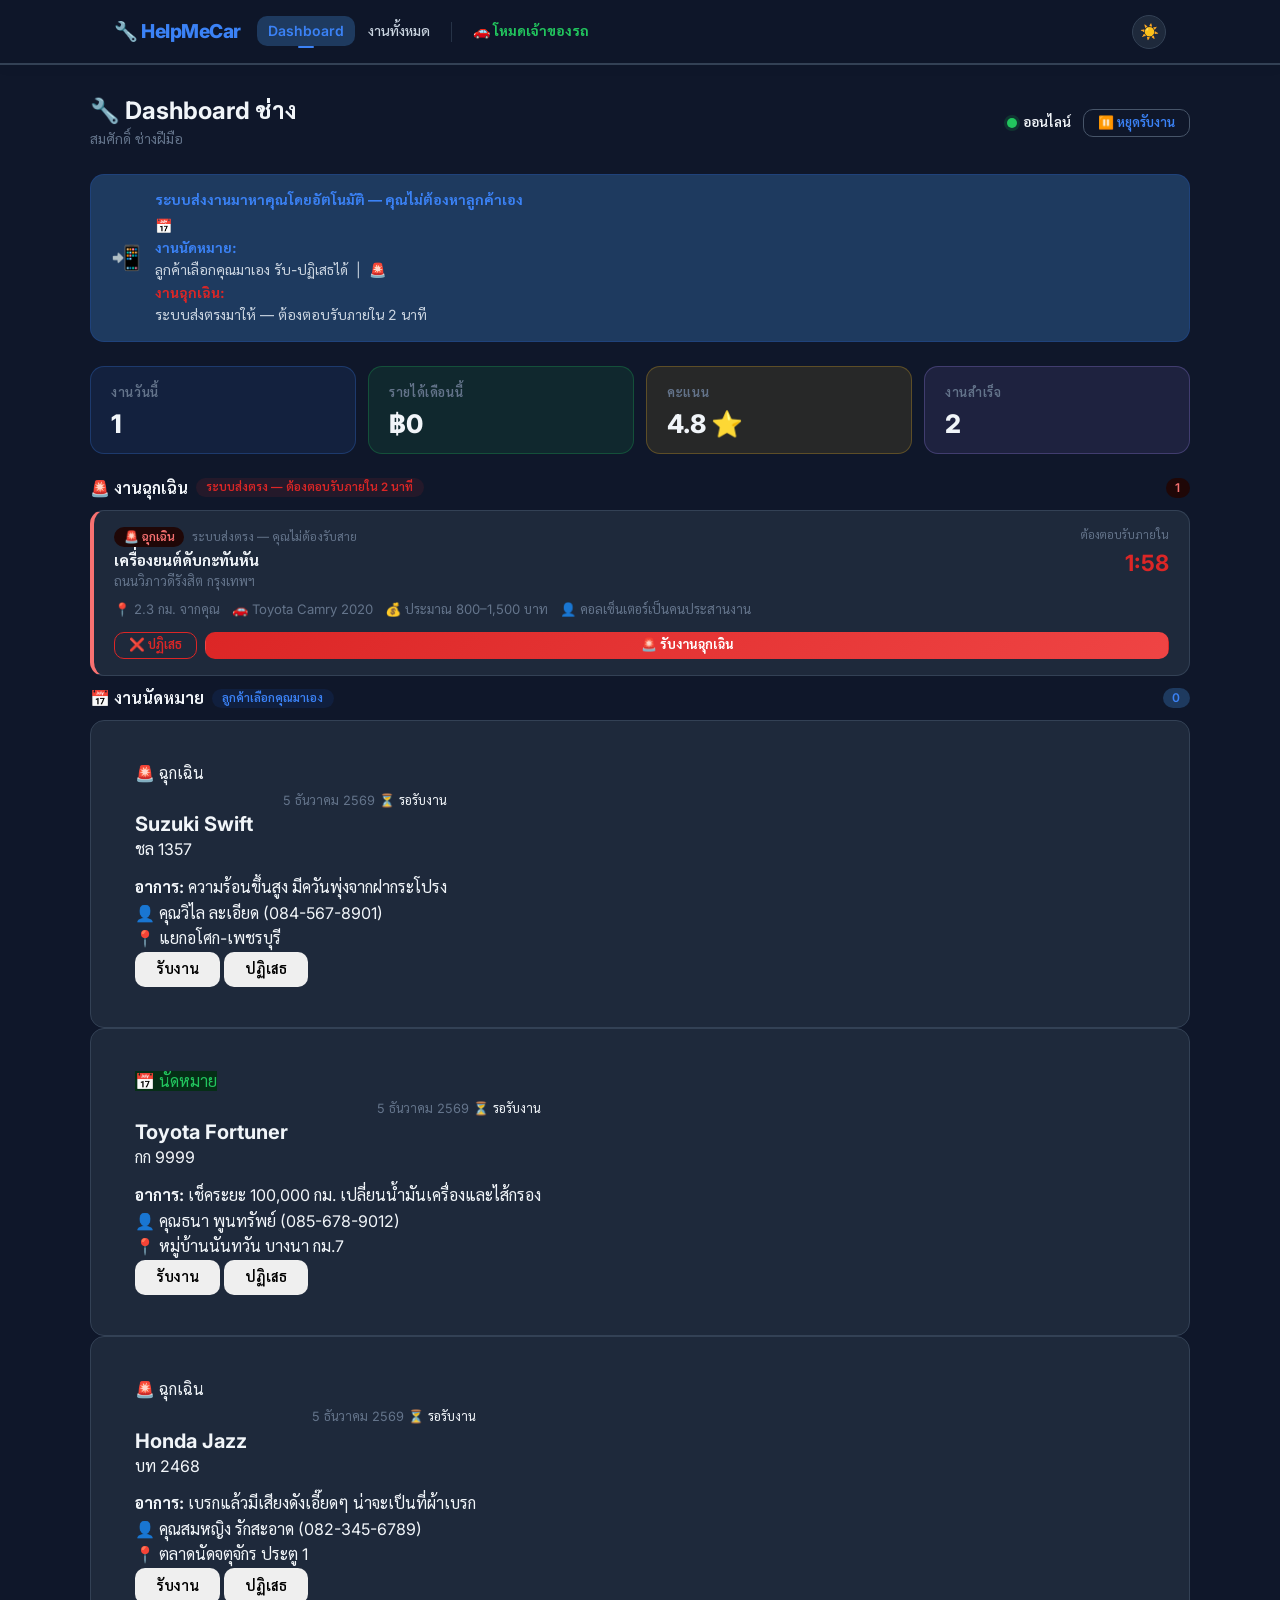
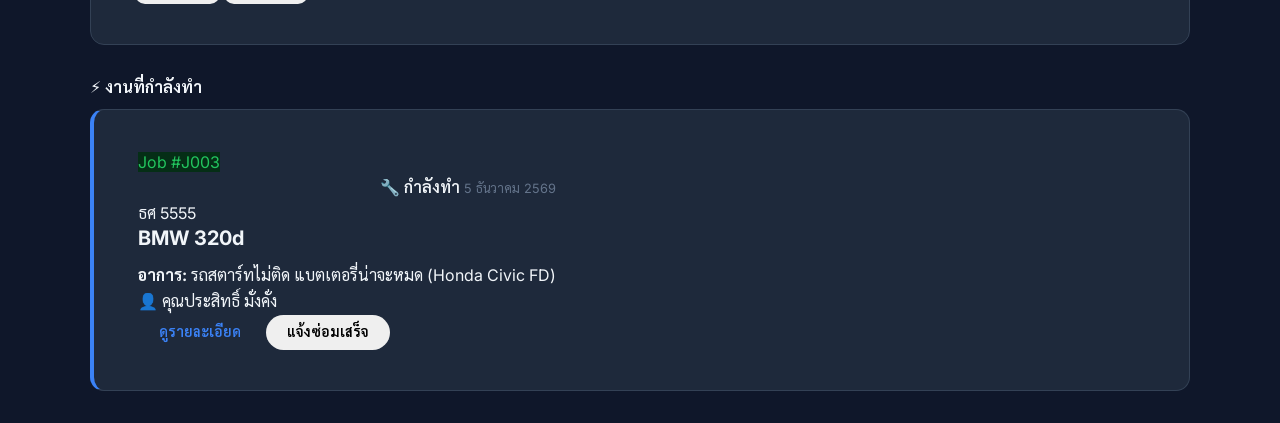
<file: pages/mechanic-dashboard.html>
<!DOCTYPE html>
<html lang="th">

<head>
    <meta charset="UTF-8">
    <meta name="viewport" content="width=device-width, initial-scale=1.0">
    <title>Dashboard ช่าง - HelpMeCar</title>
    <link rel="stylesheet" href="../css/style.css">
    <style>
        /* Job card for mechanic view */
        .job-request-card {
            background: var(--bg-card);
            border: 1.5px solid var(--border);
            border-radius: var(--radius-lg);
            padding: 1rem 1.25rem;
            margin-bottom: 0.75rem;
            transition: all 0.2s;
        }

        .job-request-card.emergency {
            border-left: 4px solid var(--danger);
        }

        .job-request-card.scheduled {
            border-left: 4px solid var(--brand-primary);
        }

        .job-request-card:hover {
            box-shadow: var(--shadow-md);
        }

        .job-meta {
            display: flex;
            flex-wrap: wrap;
            gap: 0.75rem;
            font-size: 0.82rem;
            color: var(--text-muted);
            margin: 0.4rem 0 0.75rem;
        }

        .job-actions {
            display: flex;
            gap: 0.5rem;
        }

        /* Stat card */
        .dash-stat {
            background: var(--bg-card);
            border: 1px solid var(--border);
            border-radius: var(--radius-lg);
            padding: 1rem 1.25rem;
        }

        .dash-stat-val {
            font-size: 1.6rem;
            font-weight: 800;
            line-height: 1;
            margin-top: 0.25rem;
        }

        /* Online indicator */
        .online-dot {
            width: 10px;
            height: 10px;
            background: var(--success);
            border-radius: 50%;
            display: inline-block;
            box-shadow: 0 0 0 3px rgba(22, 163, 74, 0.2);
            animation: pulse 2s ease-in-out infinite;
        }

        @keyframes pulse {

            0%,
            100% {
                box-shadow: 0 0 0 3px rgba(22, 163, 74, 0.2);
            }

            50% {
                box-shadow: 0 0 0 6px rgba(22, 163, 74, 0.1);
            }
        }

        .offline-dot {
            background: var(--text-muted);
            animation: none;
            box-shadow: none;
        }

        /* Info banner */
        .info-banner {
            display: flex;
            align-items: center;
            gap: 0.875rem;
            background: var(--brand-light);
            border: 1px solid rgba(37, 99, 235, 0.2);
            border-radius: var(--radius-lg);
            padding: 0.875rem 1.25rem;
            margin-bottom: 1.5rem;
            font-size: 0.875rem;
        }

        .info-banner strong {
            color: var(--brand-primary);
            display: block;
        }

        .info-banner p {
            color: var(--text-secondary);
            margin: 0.2rem 0 0;
        }

        /* Section header labels */
        .section-label-tag {
            font-size: 0.72rem;
            font-weight: 600;
            border-radius: 99px;
            padding: 0.15rem 0.65rem;
        }

        /* Emergency countdown */
        @keyframes countdownPulse {

            0%,
            100% {
                color: #DC2626;
            }

            50% {
                color: #F87171;
            }
        }

        .countdown-urgent {
            animation: countdownPulse 0.8s ease-in-out infinite;
        }

        /* Empty state boxes */
        .emergency-empty-box {
            background: linear-gradient(135deg, #FFF5F5, #FEE2E2);
            border: 1.5px solid #FECACA;
            border-radius: var(--radius-lg);
            padding: 1.5rem;
            text-align: center;
        }

        .scheduled-empty-box {
            background: var(--bg-card);
            border: 1px solid var(--border);
            border-radius: var(--radius-lg);
            padding: 2rem;
            text-align: center;
        }
    </style>
</head>

<body>
    <!-- Navbar -->
    <nav class="navbar">
        <div class="navbar-container">
            <a href="mechanic-dashboard.html" class="navbar-brand">🔧 HelpMeCar</a>
            <button class="navbar-toggle" id="navToggle" aria-label="Toggle menu">
                <span></span><span></span><span></span>
            </button>
            <ul class="navbar-menu" id="navMenu">
                <li><a href="mechanic-dashboard.html" class="navbar-link active">Dashboard</a></li>
                <li><a href="mechanic-jobs.html" class="navbar-link">งานทั้งหมด</a></li>
                <li class="navbar-divider"></li>
                <li>
                    <a href="../index.html" class="navbar-link" style="color: var(--success); font-weight: 700;">
                        🚗 โหมดเจ้าของรถ
                    </a>
                </li>
                <li class="navbar-actions">
                    <button class="theme-toggle" onclick="toggleTheme()" aria-label="Toggle dark mode">
                        <span id="themeIcon">🌙</span>
                    </button>
                </li>
            </ul>
        </div>
    </nav>

    <main class="container section">

        <!-- Header -->
        <div
            style="display: flex; align-items: center; justify-content: space-between; margin-bottom: 1.5rem; flex-wrap: wrap; gap: 0.75rem;">
            <div>
                <h1 style="font-size: 1.5rem; margin-bottom: 0.1rem;">🔧 Dashboard ช่าง</h1>
                <p class="text-muted" style="font-size: 0.875rem; margin: 0;" id="mechanicName">กำลังโหลด...</p>
            </div>
            <div style="display: flex; align-items: center; gap: 0.75rem;">
                <div style="display: flex; align-items: center; gap: 0.4rem; font-size: 0.85rem; font-weight: 600;">
                    <span class="online-dot" id="statusDot"></span>
                    <span id="statusText">ออนไลน์</span>
                </div>
                <button class="btn btn-outline btn-sm" id="toggleStatusBtn" onclick="toggleOnlineStatus()">
                    ⏸️ หยุดรับงาน
                </button>
            </div>
        </div>

        <!-- Info Banner -->
        <div class="info-banner">
            <span style="font-size: 1.5rem;">📲</span>
            <div>
                <strong>ระบบส่งงานมาหาคุณโดยอัตโนมัติ — คุณไม่ต้องหาลูกค้าเอง</strong>
                <p>
                    📅 <strong style="color: var(--brand-primary);">งานนัดหมาย:</strong> ลูกค้าเลือกคุณมาเอง
                    รับ-ปฏิเสธได้
                    &nbsp;|&nbsp;
                    🚨 <strong style="color: #DC2626;">งานฉุกเฉิน:</strong> ระบบส่งตรงมาให้ — ต้องตอบรับภายใน 2 นาที
                </p>
            </div>
        </div>

        <!-- Stats Row -->
        <div class="grid grid-4 gap-3 mb-4">
            <div class="dash-stat bg-gradient-blue">
                <p class="stat-title">งานวันนี้</p>
                <div class="dash-stat-val" id="todayJobs">0</div>
            </div>
            <div class="dash-stat bg-gradient-green">
                <p class="stat-title">รายได้เดือนนี้</p>
                <div class="dash-stat-val" id="monthlyEarnings">฿0</div>
            </div>
            <div class="dash-stat bg-gradient-orange">
                <p class="stat-title">คะแนน</p>
                <div class="dash-stat-val" id="mechanicRating">0 ⭐</div>
            </div>
            <div class="dash-stat bg-gradient-purple">
                <p class="stat-title">งานสำเร็จ</p>
                <div class="dash-stat-val" id="completedJobs">0</div>
            </div>
        </div>

        <!-- ===== SECTION 1: EMERGENCY JOBS (ระบบส่งตรง) ===== -->
        <div style="display: flex; align-items: center; justify-content: space-between; margin-bottom: 0.75rem;">
            <h3
                style="font-size: 1rem; font-weight: 700; margin: 0; display: flex; align-items: center; gap: 0.5rem; flex-wrap: wrap;">
                🚨 งานฉุกเฉิน
                <span class="section-label-tag" style="background: rgba(220,38,38,0.1); color: #DC2626;">ระบบส่งตรง —
                    ต้องตอบรับภายใน 2 นาที</span>
            </h3>
            <span class="badge badge-danger" id="emergencyCountBadge">1</span>
        </div>

        <!-- Emergency Job Card (Demo - system assigned) -->
        <div id="demoEmergencyJob" class="job-request-card emergency">
            <div
                style="display: flex; justify-content: space-between; align-items: flex-start; flex-wrap: wrap; gap: 0.5rem; margin-bottom: 0.25rem;">
                <div>
                    <div style="display: flex; align-items: center; gap: 0.5rem; margin-bottom: 0.25rem;">
                        <span class="badge badge-danger">🚨 ฉุกเฉิน</span>
                        <span style="font-size: 0.75rem; color: var(--text-muted);">ระบบส่งตรง — คุณไม่ต้องรับสาย</span>
                    </div>
                    <h4 style="font-size: 0.95rem; margin: 0 0 0.1rem;">เครื่องยนต์ดับกะทันหัน</h4>
                    <p style="font-size: 0.82rem; color: var(--text-muted); margin: 0;">ถนนวิภาวดีรังสิต กรุงเทพฯ</p>
                </div>
                <div style="text-align: right; flex-shrink: 0;">
                    <p style="font-size: 0.7rem; color: var(--text-muted); margin: 0;">ต้องตอบรับภายใน</p>
                    <strong style="font-size: 1.4rem; color: #DC2626;" id="emergencyCountdown">2:00</strong>
                </div>
            </div>
            <div class="job-meta">
                <span>📍 2.3 กม. จากคุณ</span>
                <span>🚗 Toyota Camry 2020</span>
                <span>💰 ประมาณ 800–1,500 บาท</span>
                <span>👤 คอลเซ็นเตอร์เป็นคนประสานงาน</span>
            </div>
            <div class="job-actions">
                <button class="btn btn-sm" onclick="rejectEmergencyJob()"
                    style="border: 1.5px solid #DC2626; color: #DC2626; background: transparent;">❌ ปฏิเสธ</button>
                <button class="btn btn-sm" onclick="acceptEmergencyJob()"
                    style="background: linear-gradient(135deg, #DC2626, #EF4444); color: white; flex: 1; font-weight: 700;">🚨
                    รับงานฉุกเฉิน</button>
            </div>
        </div>

        <!-- Emergency empty state (hidden by default) -->
        <div id="emergencyEmptyState" class="emergency-empty-box" style="display: none; margin-bottom: 2rem;">
            <div style="font-size: 2rem; margin-bottom: 0.4rem;">✅</div>
            <p style="font-weight: 600; color: #991B1B; margin: 0 0 0.1rem;">ไม่มีงานฉุกเฉินในขณะนี้</p>
            <p class="text-muted" style="font-size: 0.78rem; margin: 0;">
                ระบบจะส่งงานมาให้ทันทีเมื่อมีลูกค้าฉุกเฉินในบริเวณใกล้เคียง</p>
        </div>

        <!-- ===== SECTION 2: SCHEDULED JOBS (ลูกค้าเลือก) ===== -->
        <div
            style="display: flex; align-items: center; justify-content: space-between; margin-bottom: 0.75rem; margin-top: 0.5rem;">
            <h3
                style="font-size: 1rem; font-weight: 700; margin: 0; display: flex; align-items: center; gap: 0.5rem; flex-wrap: wrap;">
                📅 งานนัดหมาย
                <span class="section-label-tag"
                    style="background: rgba(37,99,235,0.1); color: var(--brand-primary);">ลูกค้าเลือกคุณมาเอง</span>
            </h3>
            <span class="badge badge-primary" id="pendingCountBadge">0</span>
        </div>
        <div id="pendingJobsList" style="margin-bottom: 2rem;">
            <div class="scheduled-empty-box">
                <div style="font-size: 2.5rem; margin-bottom: 0.5rem;">⏳</div>
                <p style="font-weight: 600; margin-bottom: 0.1rem;">รองานเข้ามา...</p>
                <p class="text-muted" style="font-size: 0.8rem; margin: 0;">
                    ระบบจะแจ้งเตือนเมื่อลูกค้าเลือกคุณสำหรับงานนัดหมาย</p>
            </div>
        </div>

        <!-- ===== SECTION 3: ACTIVE JOBS ===== -->
        <div style="display: flex; align-items: center; justify-content: space-between; margin-bottom: 0.75rem;">
            <h3 style="font-size: 1rem; font-weight: 700; margin: 0;">⚡ งานที่กำลังทำ</h3>
        </div>
        <div id="activeJobsList">
            <div
                style="background: var(--bg-card); border: 1px solid var(--border); border-radius: var(--radius-lg); padding: 1.5rem; text-align: center;">
                <p class="text-muted" style="margin: 0; font-size: 0.875rem;">ไม่มีงานที่กำลังดำเนินอยู่</p>
            </div>
        </div>

    </main>

    <!-- Mobile Bottom Navigation -->
    <nav class="mobile-bottom-nav">
        <a href="mechanic-dashboard.html" class="bottom-nav-item active">
            <span class="bottom-nav-icon">🏠</span>
            <span class="bottom-nav-label">หน้าหลัก</span>
        </a>
        <a href="mechanic-jobs.html" class="bottom-nav-item">
            <span class="bottom-nav-icon">📋</span>
            <span class="bottom-nav-label">งานทั้งหมด</span>
        </a>
        <button class="bottom-nav-item" id="mobileMenuBtn" aria-label="Open menu" >
            <span class="bottom-nav-icon">🍔</span>
            <span class="bottom-nav-label">เมนู</span>
        </button>
    </nav>

    <script src="../js/app.js"></script>
    <script src="../js/mechanic-dashboard.js"></script>
    <script>

        // Online/offline toggle
        let isOnline = true;
        function toggleOnlineStatus() {
            isOnline = !isOnline;
            const dot = document.getElementById('statusDot');
            const text = document.getElementById('statusText');
            const btn = document.getElementById('toggleStatusBtn');
            if (isOnline) {
                dot.className = 'online-dot';
                text.textContent = 'ออนไลน์';
                btn.innerHTML = '⏸️ หยุดรับงาน';
                utils.showNotification('สถานะ: ออนไลน์ — พร้อมรับงาน', 'success');
            } else {
                dot.className = 'online-dot offline-dot';
                text.textContent = 'พักงาน';
                btn.innerHTML = '▶️ กลับมารับงาน';
                utils.showNotification('สถานะ: พักงานชั่วคราว', 'info');
            }
        }

        // Emergency countdown timer (2 minutes)
        let countdownSec = 120;
        const countdownEl = document.getElementById('emergencyCountdown');
        const countdownTimer = setInterval(() => {
            countdownSec--;
            if (countdownSec <= 30 && countdownEl) {
                countdownEl.classList.add('countdown-urgent');
            }
            if (countdownSec <= 0) {
                clearInterval(countdownTimer);
                const demo = document.getElementById('demoEmergencyJob');
                if (demo) { demo.style.opacity = '0.4'; demo.style.pointerEvents = 'none'; }
                if (countdownEl) countdownEl.textContent = 'หมดเวลา';
                document.getElementById('emergencyCountBadge').textContent = '0';
                document.getElementById('emergencyEmptyState').style.display = 'block';
                utils.showNotification('หมดเวลารับงานฉุกเฉิน — ระบบส่งงานให้ช่างคนถัดไปแล้ว', 'info');
                return;
            }
            const m = Math.floor(countdownSec / 60);
            const s = countdownSec % 60;
            if (countdownEl) countdownEl.textContent = `${m}:${String(s).padStart(2, '0')}`;
        }, 1000);

        function acceptEmergencyJob() {
            clearInterval(countdownTimer);
            const demo = document.getElementById('demoEmergencyJob');
            if (demo) demo.remove();
            document.getElementById('emergencyEmptyState').style.display = 'block';
            document.getElementById('emergencyCountBadge').textContent = '0';
            document.getElementById('activeJobsList').innerHTML = `
                <div class="job-request-card emergency">
                    <div style="display: flex; gap: 0.5rem; margin-bottom: 0.5rem; flex-wrap: wrap;">
                        <span class="badge badge-danger">🚨 ฉุกเฉิน</span>
                        <span class="badge badge-success">⚡ กำลังเดินทาง</span>
                    </div>
                    <h4 style="font-size: 0.95rem; margin-bottom: 0.25rem;">เครื่องยนต์ดับกะทันหัน — ถนนวิภาวดี</h4>
                    <div class="job-meta">
                        <span>📍 2.3 กม.</span>
                        <span>🚗 Toyota Camry 2020</span>
                        <span>💰 800–1,500 บาท</span>
                    </div>
                    <p style="font-size: 0.8rem; color: var(--text-muted); margin: 0.25rem 0 0.75rem;">
                        📞 คอลเซ็นเตอร์กำลังแจ้งลูกค้าว่าคุณกำลังเดินทางไปหา
                    </p>
                    <div class="job-actions">
                        <button class="btn btn-primary btn-sm" style="flex:1;" onclick="utils.showNotification('นำทางไปยังตำแหน่งลูกค้าแล้ว', 'info')">📍 นำทาง</button>
                        <button class="btn btn-outline btn-sm" onclick="utils.showNotification('โทรหาคอลเซ็นเตอร์แล้ว', 'success')">📞 คอลเซ็นเตอร์</button>
                    </div>
                </div>
            `;
            utils.showNotification('รับงานฉุกเฉินสำเร็จ! คอลเซ็นเตอร์จะประสานงานกับลูกค้าให้คุณ', 'success');
        }

        function rejectEmergencyJob() {
            clearInterval(countdownTimer);
            const demo = document.getElementById('demoEmergencyJob');
            if (demo) demo.remove();
            document.getElementById('emergencyEmptyState').style.display = 'block';
            document.getElementById('emergencyCountBadge').textContent = '0';
            utils.showNotification('ปฏิเสธงานแล้ว — ระบบส่งงานให้ช่างคนถัดไปทันที', 'info');
        }
    </script>
</body>

</html>
</file>
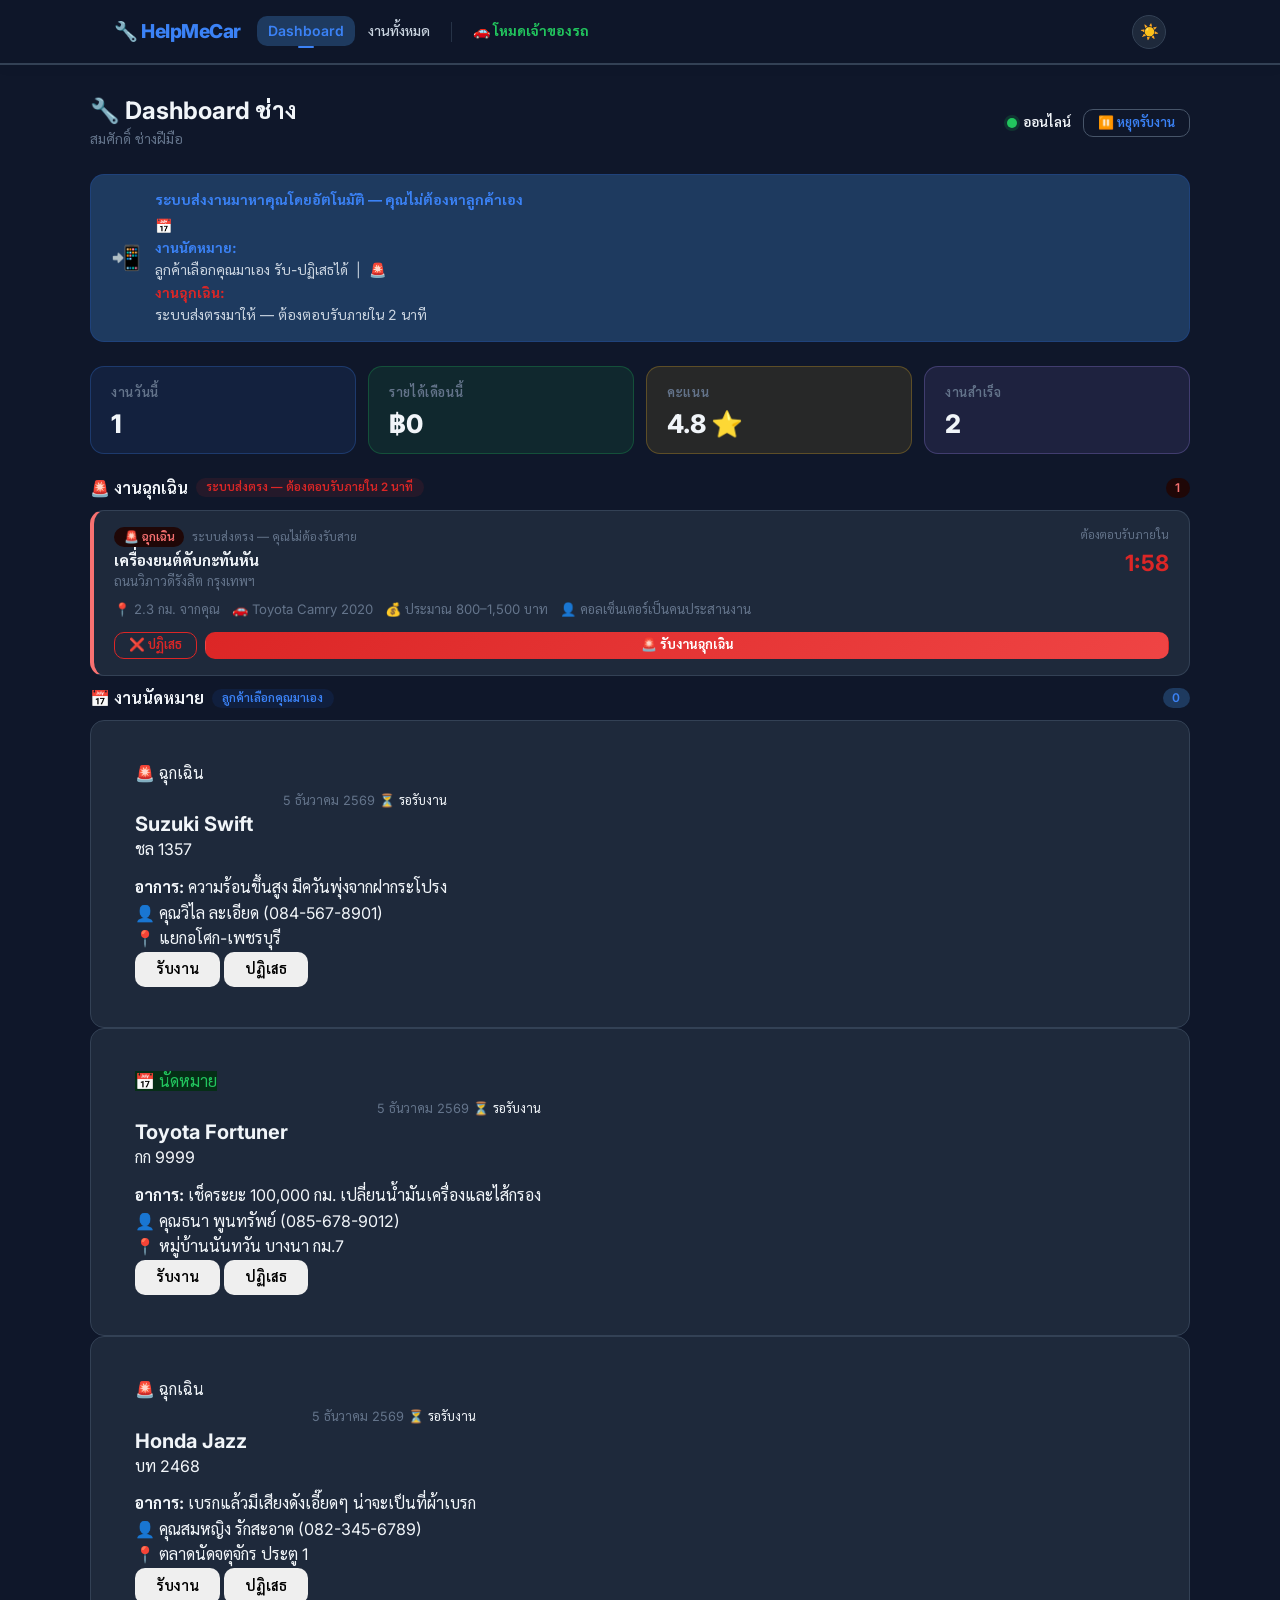
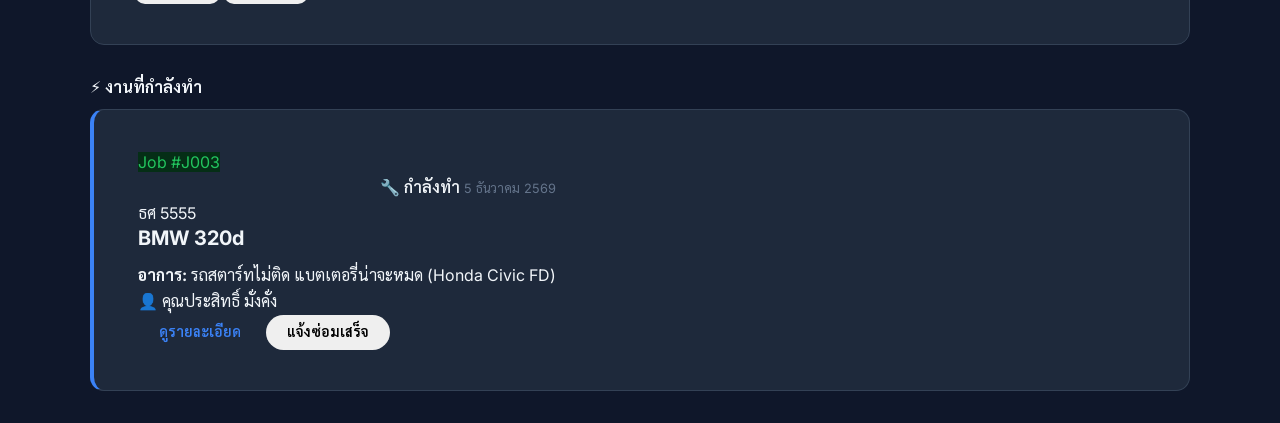
<file: pages/mechanic-job-detail.html>
<!DOCTYPE html>
<html lang="th">

<head>
    <meta charset="UTF-8">
    <meta name="viewport" content="width=device-width, initial-scale=1.0">
    <meta name="description" content="รายละเอียดงาน - Dashboard ช่าง">
    <title>รายละเอียดงาน - HelpMeCar</title>
    <link rel="stylesheet" href="../css/style.css">
    <link rel="stylesheet" href="../css/mechanic.css">
</head>

<body>
    <!-- Navigation Bar -->
    <nav class="navbar">
        <div class="navbar-container">
            <a href="mechanic-dashboard.html" class="navbar-brand">
                🔧 HelpMeCar
            </a>
            <button class="navbar-toggle" id="navToggle" aria-label="Toggle menu" aria-expanded="false">
                <span></span><span></span><span></span>
            </button>
            <ul class="navbar-menu" id="navMenu">
                <li><a href="mechanic-dashboard.html" class="navbar-link">Dashboard</a></li>
                <li><a href="mechanic-jobs.html" class="navbar-link">งานทั้งหมด</a></li>
                <li class="navbar-divider"></li>
                <li><a href="../index.html" class="navbar-link" style="background: linear-gradient(135deg, #10B981, #059669); 
                           color: white; padding: 0.5rem 1rem; border-radius: 6px; font-weight: 600;">
                        🚗 โหมดเจ้าของ
                    </a></li>
                <li>
                    <button class="theme-toggle" onclick="toggleTheme()" aria-label="Toggle dark mode">
                        <span class="icon" id="themeIcon">🌙</span>
                    </button>
                </li>
            </ul>
        </div>
    </nav>

    <!-- Main Content -->
    <main class="container section">
        <div class="mb-4">
            <a href="#" onclick="history.back()" class="text-muted text-decoration-none">
                <i class="fas fa-arrow-left"></i> ← กลับ
            </a>
            <div class="flex-between align-items-center mt-2">
                <h1 class="mb-0" id="jobTitle" style="font-size: 1.5rem;">รายละเอียดงาน</h1>
                <span id="currentStatusBadge"></span>
            </div>
        </div>

        <!-- Job Status Timeline -->
        <div class="job-card mb-4 p-3">
            <h3 class="h6 text-muted mb-3">สถานะการดำเนินงาน</h3>
            <div id="statusTimeline" class="d-flex justify-content-between position-relative" style="overflow-x: auto;">
            </div>
            <div id="statusActions" class="mt-3 text-center"></div>
        </div>

        <!-- Customer & Vehicle Info -->
        <div class="grid grid-2 gap-3 mb-4">
            <div class="job-card p-3">
                <div class="d-flex align-items-center mb-3">
                    <span style="font-size: 1.5rem; margin-right: 0.5rem;">👤</span>
                    <h3 class="h6 mb-0">ข้อมูลลูกค้า</h3>
                </div>
                <div id="customerInfo"></div>
            </div>
            <div class="job-card p-3">
                <div class="d-flex align-items-center mb-3">
                    <span style="font-size: 1.5rem; margin-right: 0.5rem;">🚗</span>
                    <h3 class="h6 mb-0">ข้อมูลรถ</h3>
                </div>
                <div id="vehicleInfo"></div>
            </div>
        </div>

        <!-- Job Details -->
        <div class="job-card mb-4 p-4">
            <h3 class="h6 mb-3 border-bottom pb-2">📋 รายละเอียดแจ้งซ่อม</h3>
            <div id="jobDetails"></div>
        </div>

        <!-- Service Form (only for in_progress) -->
        <div class="job-card mb-4 d-none" id="serviceFormCard">
            <div class="card-header bg-transparent border-0 pt-4 px-4 pb-0">
                <h3 class="card-title text-primary">🔧 บันทึกการซ่อม</h3>
            </div>
            <div class="card-body p-4">
                <form id="serviceForm">
                    <!-- Parts Used -->
                    <div class="mb-4">
                        <label class="form-label d-block mb-2"><strong>อะไหล่ที่ใช้</strong></label>
                        <div id="partsList" class="d-flex flex-column gap-2"></div>
                        <button type="button" class="btn btn-outline-primary btn-sm mt-2 rounded-pill w-100"
                            onclick="addPart()">+ เพิ่มรายการอะไหล่</button>
                    </div>

                    <!-- Labor Cost -->
                    <div class="form-group mb-4">
                        <label for="laborCost" class="form-label">ค่าแรง (บาท)</label>
                        <input type="number" id="laborCost" class="form-control rounded-pill" value="0" min="0"
                            step="100">
                    </div>

                    <!-- Total Display -->
                    <div class="mb-4 p-3 bg-light rounded-lg">
                        <div class="d-flex justify-content-between mb-1">
                            <span class="text-muted">ค่าอะไหล่รวม</span>
                            <span id="totalPartsCost">฿0</span>
                        </div>
                        <div class="d-flex justify-content-between mb-2">
                            <span class="text-muted">ค่าแรง</span>
                            <span id="displayLaborCost">฿0</span>
                        </div>
                        <div class="d-flex justify-content-between border-top pt-2">
                            <strong class="text-primary">รวมทั้งสิ้น</strong>
                            <strong class="text-primary h5 mb-0" id="grandTotal">฿0</strong>
                        </div>
                    </div>

                    <!-- Notes -->
                    <div class="form-group mb-4">
                        <label for="mechanicNotes" class="form-label">หมายเหตุ/รายละเอียดการซ่อม</label>
                        <textarea id="mechanicNotes" class="form-control" rows="4"
                            style="border-radius: var(--radius-md);" placeholder="บันทึกสิ่งที่ทำไป..."></textarea>
                    </div>

                    <div class="d-grid gap-2">
                        <button type="button" class="btn btn-outline-secondary rounded-pill"
                            onclick="saveDraft()">บันทึกแบบร่าง</button>
                        <button type="button" class="btn btn-success rounded-pill py-2" onclick="completeJob()">
                            ✅ ยืนยันงานเสร็จสิ้น
                        </button>
                    </div>
                </form>
            </div>
        </div>

        <!-- Completed Job Summary -->
        <div class="job-card mb-4 d-none" id="completedSummary">
            <div class="card-header bg-transparent border-0 pt-4 px-4 pb-0">
                <h3 class="card-title text-success">✅ สรุปงานที่เสร็จแล้ว</h3>
            </div>
            <div class="card-body p-4" id="completedDetails"></div>
        </div>
    </main>

    <script src="../js/app.js"></script>
    <script>
        let currentJob = null;
        let partsCount = 0;

        document.addEventListener('DOMContentLoaded', () => {
            const urlParams = new URLSearchParams(window.location.search);
            const jobId = urlParams.get('jobId');

            if (!jobId) {
                window.location.href = 'mechanic-dashboard.html';
                return;
            }

            loadJob(jobId);
        });

        function loadJob(jobId) {
            currentJob = mockData.jobs.find(j => j.jobId === jobId);

            if (!currentJob) {
                utils.showNotification('ไม่พบงานนี้', 'error');
                setTimeout(() => window.location.href = 'mechanic-dashboard.html', 1500);
                return;
            }

            const vehicle = mockData.vehicles.find(v => v.vehicleId === currentJob.vehicleId);

            // Title
            document.getElementById('jobTitle').textContent = `งาน #${currentJob.jobId}`;

            // Status Timeline
            renderStatusTimeline();

            // Customer Info
            document.getElementById('customerInfo').innerHTML = `
        <p><strong>ชื่อ:</strong> ${currentJob.customerName}</p>
        <p><strong>โทร:</strong> <a href="tel:${currentJob.customerPhone}">${currentJob.customerPhone}</a></p>
      `;

            // Vehicle Info
            document.getElementById('vehicleInfo').innerHTML = vehicle ? `
        <p><strong>รถ:</strong> ${vehicle.make} ${vehicle.model}</p>
        <p><strong>ปี:</strong> ${vehicle.year}</p>
        <p><strong>ทะเบียน:</strong> ${vehicle.licensePlate}</p>
        <p><strong>สี:</strong> ${vehicle.color}</p>
      ` : '<p class="text-muted">ไม่พบข้อมูลรถ</p>';

            // Job Details
            const isEmergency = currentJob.serviceType === 'emergency';
            document.getElementById('jobDetails').innerHTML = `
        <p><strong>ประเภท:</strong> ${isEmergency ? '🚨 ฉุกเฉิน' : '📅 นัดหมาย'}</p>
        ${currentJob.scheduledDate ? `<p><strong>วันนัดหมาย:</strong> ${utils.formatDate(currentJob.scheduledDate)}</p>` : ''}
        <p><strong>วันที่รับแจ้ง:</strong> ${utils.formatDate(currentJob.requestDate)}</p>
        ${currentJob.acceptedDate ? `<p><strong>วันที่รับงาน:</strong> ${utils.formatDate(currentJob.acceptedDate)}</p>` : ''}
        <p><strong>📍 สถานที่:</strong> ${currentJob.location}</p>
        <hr>
        <p><strong>⚠️ ปัญหา/อาการ:</strong></p>
        <p>${currentJob.symptoms}</p>
      `;

            // Show appropriate form/summary
            if (currentJob.status === 'completed') {
                showCompletedSummary();
            } else if (currentJob.status === 'in_progress' || currentJob.status === 'accepted') {
                showServiceForm();
            }
        }

        function renderStatusTimeline() {
            const statuses = [
                { key: 'pending', label: 'รอรับงาน', date: currentJob.requestDate },
                { key: 'accepted', label: 'รับงานแล้ว', date: currentJob.acceptedDate },
                { key: 'in_progress', label: 'กำลังทำ', date: currentJob.status === 'in_progress' ? new Date().toISOString() : null },
                { key: 'completed', label: 'เสร็จสิ้น', date: currentJob.completedDate }
            ];

            let currentStatusIndex = statuses.findIndex(s => s.key === currentJob.status);

            const timeline = statuses.map((status, index) => {
                const isActive = index <= currentStatusIndex;
                const color = isActive ? 'var(--primary)' : 'var(--text-muted)';

                return `
          <div style="display: inline-block; margin-right: 1rem;">
            <span style="color: ${color}; font-weight: ${isActive ? 'bold' : 'normal'};">
              ${isActive ? '✅' : '⭕'} ${status.label}
            </span>
            ${status.date && isActive ? `<br><small style="color: var(--text-muted);">${utils.formatDate(status.date)}</small>` : ''}
          </div>
        `;
            }).join('<span style="color: var(--text-muted);">→</span>');

            document.getElementById('statusTimeline').innerHTML = timeline;

            // Current status badge
            const statusLabels = { pending: 'รอรับงาน', accepted: 'รับงานแล้ว', in_progress: 'กำลังทำ', completed: 'เสร็จสิ้น' };
            document.getElementById('currentStatus').textContent = statusLabels[currentJob.status];

            // Status actions
            let actionsHTML = '';
            if (currentJob.status === 'accepted') {
                actionsHTML = `<button class="btn btn-primary" onclick="startJob()">เริ่มทำงาน</button>`;
            }
            document.getElementById('statusActions').innerHTML = actionsHTML;
        }

        function startJob() {
            currentJob.status = 'in_progress';
            localStorage.setItem('helpmecar_jobs', JSON.stringify(mockData.jobs));
            utils.showNotification('เริ่มทำงานแล้ว', 'success');
            renderStatusTimeline();
            showServiceForm();
        }

        function showServiceForm() {
            document.getElementById('serviceFormCard').classList.remove('d-none');
            document.getElementById('completedSummary').classList.add('d-none');

            // Pre-fill if data exists
            if (currentJob.laborCost) document.getElementById('laborCost').value = currentJob.laborCost;
            if (currentJob.mechanicNotes) document.getElementById('mechanicNotes').value = currentJob.mechanicNotes;

            // Load existing parts
            if (currentJob.partsUsed && currentJob.partsUsed.length > 0) {
                currentJob.partsUsed.forEach(part => {
                    addPart(part.name, part.quantity, part.price);
                });
            }

            calculateTotal();
        }

        function addPart(name = '', qty = 1, price = 0) {
            partsCount++;
            const partHTML = `
        <div class="mb-2 p-2 bg-light rounded position-relative" id="part${partsCount}">
          <div class="d-flex gap-2 mb-2">
              <input type="text" class="form-control rounded-pill" placeholder="ชื่ออะไหล่" value="${name}" onchange="calculateTotal()" style="flex: 2;">
              <button type="button" class="btn text-danger p-0" onclick="removePart(${partsCount})">🗑️</button>
          </div>
          <div class="d-flex gap-2">
              <input type="number" class="form-control rounded-pill" placeholder="จำนวน" value="${qty}" min="1" onchange="calculateTotal()">
              <input type="number" class="form-control rounded-pill" placeholder="ราคา/หน่วย" value="${price}" min="0" onchange="calculateTotal()">
          </div>
        </div>
      `;
            document.getElementById('partsList').insertAdjacentHTML('beforeend', partHTML);
            calculateTotal();
        }

        function removePart(id) {
            document.getElementById(`part${id}`).remove();
            calculateTotal();
        }

        function calculateTotal() {
            let partsCost = 0;
            const partsList = document.getElementById('partsList');
            const parts = partsList.querySelectorAll('.grid');

            parts.forEach(part => {
                const inputs = part.querySelectorAll('input');
                const qty = parseFloat(inputs[1].value) || 0;
                const price = parseFloat(inputs[2].value) || 0;
                partsCost += qty * price;
            });

            const laborCost = parseFloat(document.getElementById('laborCost').value) || 0;
            const total = partsCost + laborCost;

            document.getElementById('totalPartsCost').textContent = utils.formatCurrency(partsCost);
            document.getElementById('displayLaborCost').textContent = utils.formatCurrency(laborCost);
            document.getElementById('grandTotal').textContent = utils.formatCurrency(total);
        }

        document.getElementById('laborCost').addEventListener('input', calculateTotal);

        function saveDraft() {
            saveJobData();
            utils.showNotification('บันทึกแบบร่างแล้ว', 'success');
        }

        function saveJobData() {
            // Collect parts
            const partsList = document.getElementById('partsList');
            const parts = [];
            const partDivs = partsList.querySelectorAll('.grid');

            partDivs.forEach(part => {
                const inputs = part.querySelectorAll('input');
                const name = inputs[0].value.trim();
                const qty = parseFloat(inputs[1].value) || 0;
                const price = parseFloat(inputs[2].value) || 0;

                if (name) {
                    parts.push({ name, quantity: qty, price: price, totalPrice: qty * price });
                }
            });

            const partsCost = parts.reduce((sum, p) => sum + p.totalPrice, 0);
            const laborCost = parseFloat(document.getElementById('laborCost').value) || 0;

            currentJob.partsUsed = parts;
            currentJob.partsCost = partsCost;
            currentJob.laborCost = laborCost;
            currentJob.totalCost = partsCost + laborCost;
            currentJob.mechanicNotes = document.getElementById('mechanicNotes').value;

            localStorage.setItem('helpmecar_jobs', JSON.stringify(mockData.jobs));
        }

        function completeJob() {
            if (!confirm('ยืนยันการทำเครื่องหมายงานเสร็จสิ้น?')) return;

            saveJobData();

            currentJob.status = 'completed';
            currentJob.completedDate = new Date().toISOString();

            // Add to maintenance logs
            const maintenanceLog = {
                logId: 'L' + String(mockData.maintenanceLogs.length + 1).padStart(3, '0'),
                vehicleId: currentJob.vehicleId,
                date: currentJob.completedDate,
                serviceType: currentJob.symptoms,
                mechanicId: currentJob.mechanicId,
                description: currentJob.mechanicNotes || currentJob.symptoms,
                partsUsed: currentJob.partsUsed,
                partsCost: currentJob.partsCost,
                laborCost: currentJob.laborCost,
                totalCost: currentJob.totalCost,
                mileage: null
            };
            mockData.maintenanceLogs.push(maintenanceLog);

            localStorage.setItem('helpmecar_jobs', JSON.stringify(mockData.jobs));
            localStorage.setItem('helpmecar_maintenance', JSON.stringify(mockData.maintenanceLogs));

            utils.showNotification('งานเสร็จสิ้น! บันทึกลงประวัติแล้ว', 'success');

            setTimeout(() => {
                window.location.href = 'mechanic-dashboard.html';
            }, 1500);
        }

        function showCompletedSummary() {
            document.getElementById('serviceFormCard').classList.add('d-none');
            document.getElementById('completedSummary').classList.remove('d-none');
            document.getElementById('completedDetails').innerHTML = `<p><strong>ค่าอะไหล่:</strong> ${utils.formatCurrency(currentJob.partsCost || 0)}</p><p><strong>ค่าแรง:</strong> ${utils.formatCurrency(currentJob.laborCost || 0)}</p><h3 class="text-primary">รวม: ${utils.formatCurrency(currentJob.totalCost || 0)}</h3>${currentJob.mechanicNotes ? `<hr><p><strong>หมายเหตุ:</strong></p><p>${currentJob.mechanicNotes}</p>` : ''}${currentJob.partsUsed && currentJob.partsUsed.length > 0 ? `<hr><p><strong>อะไหล่ที่ใช้:</strong></p><ul>${currentJob.partsUsed.map(p => `<li>${p.name} x${p.quantity} = ${utils.formatCurrency(p.totalPrice)}</li>`).join('')}</ul>` : ''}`;
        }
    </script>
</body>

</html>
</file>
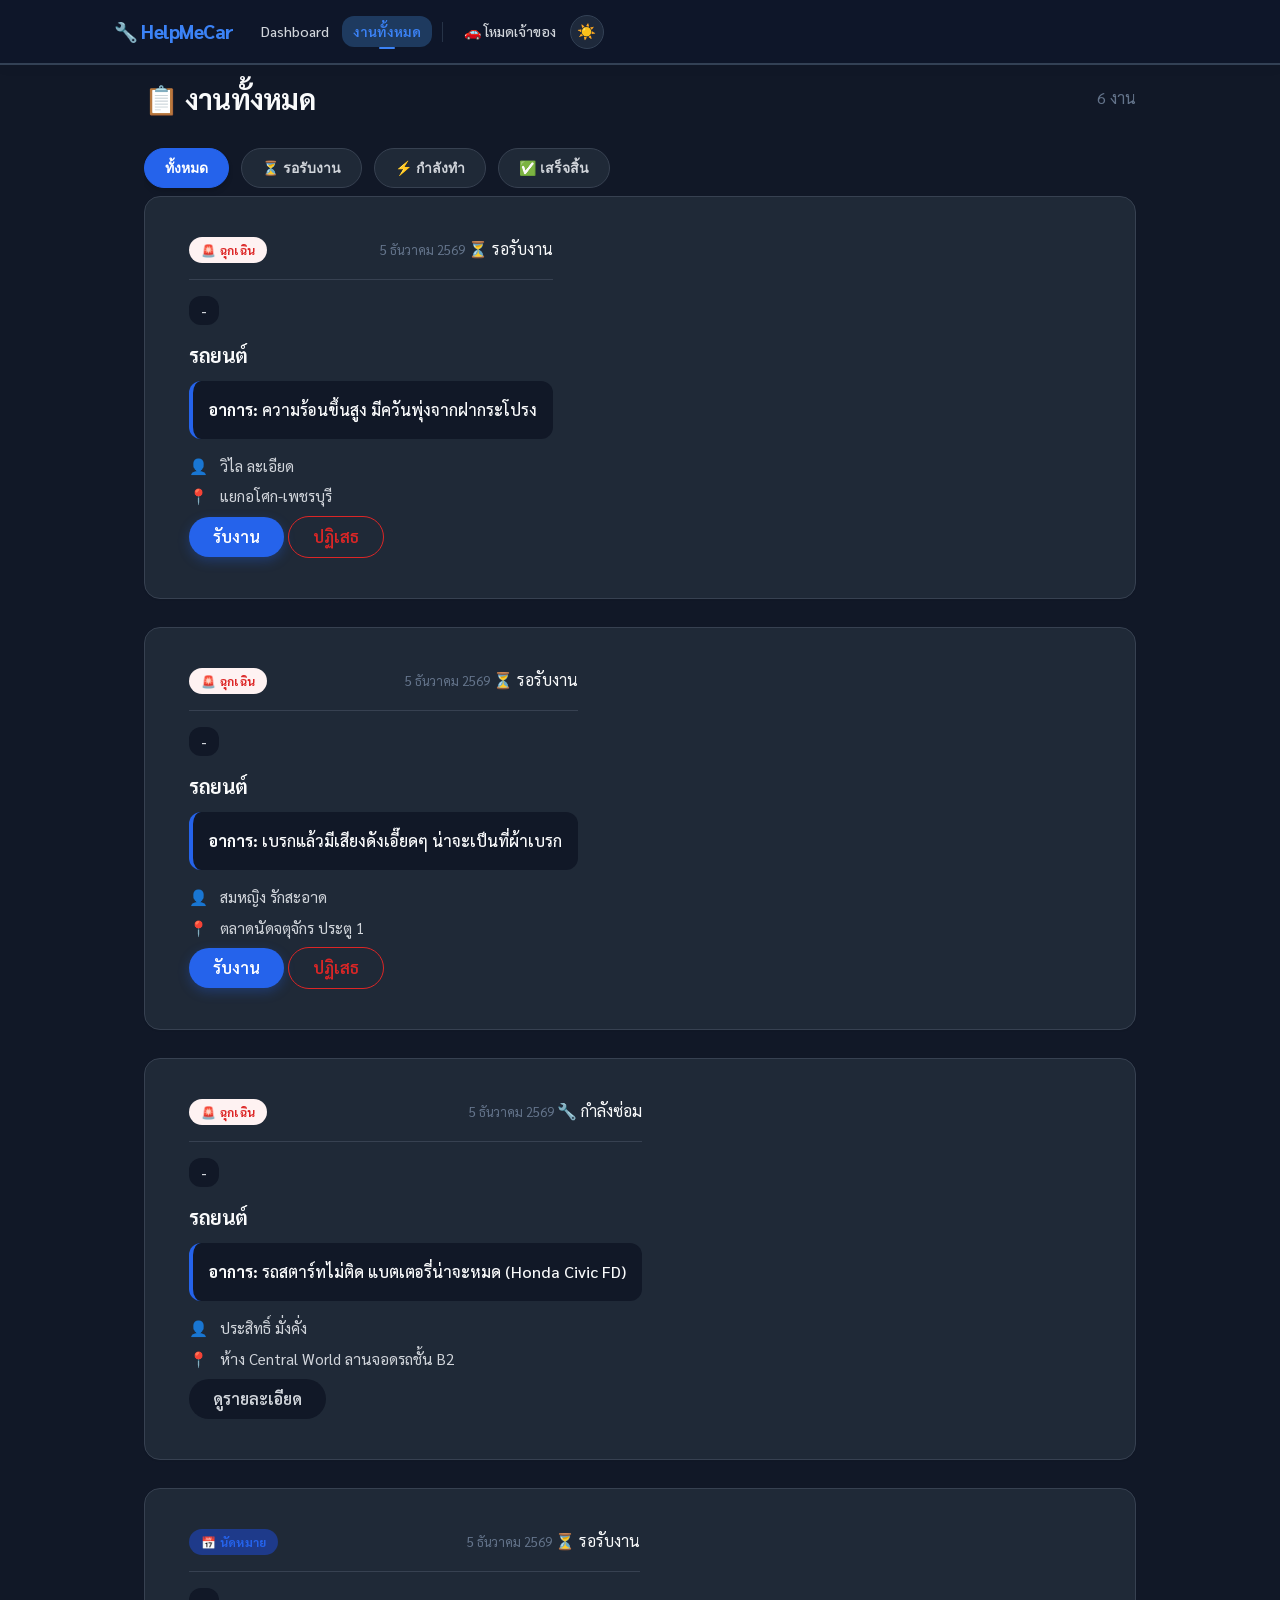
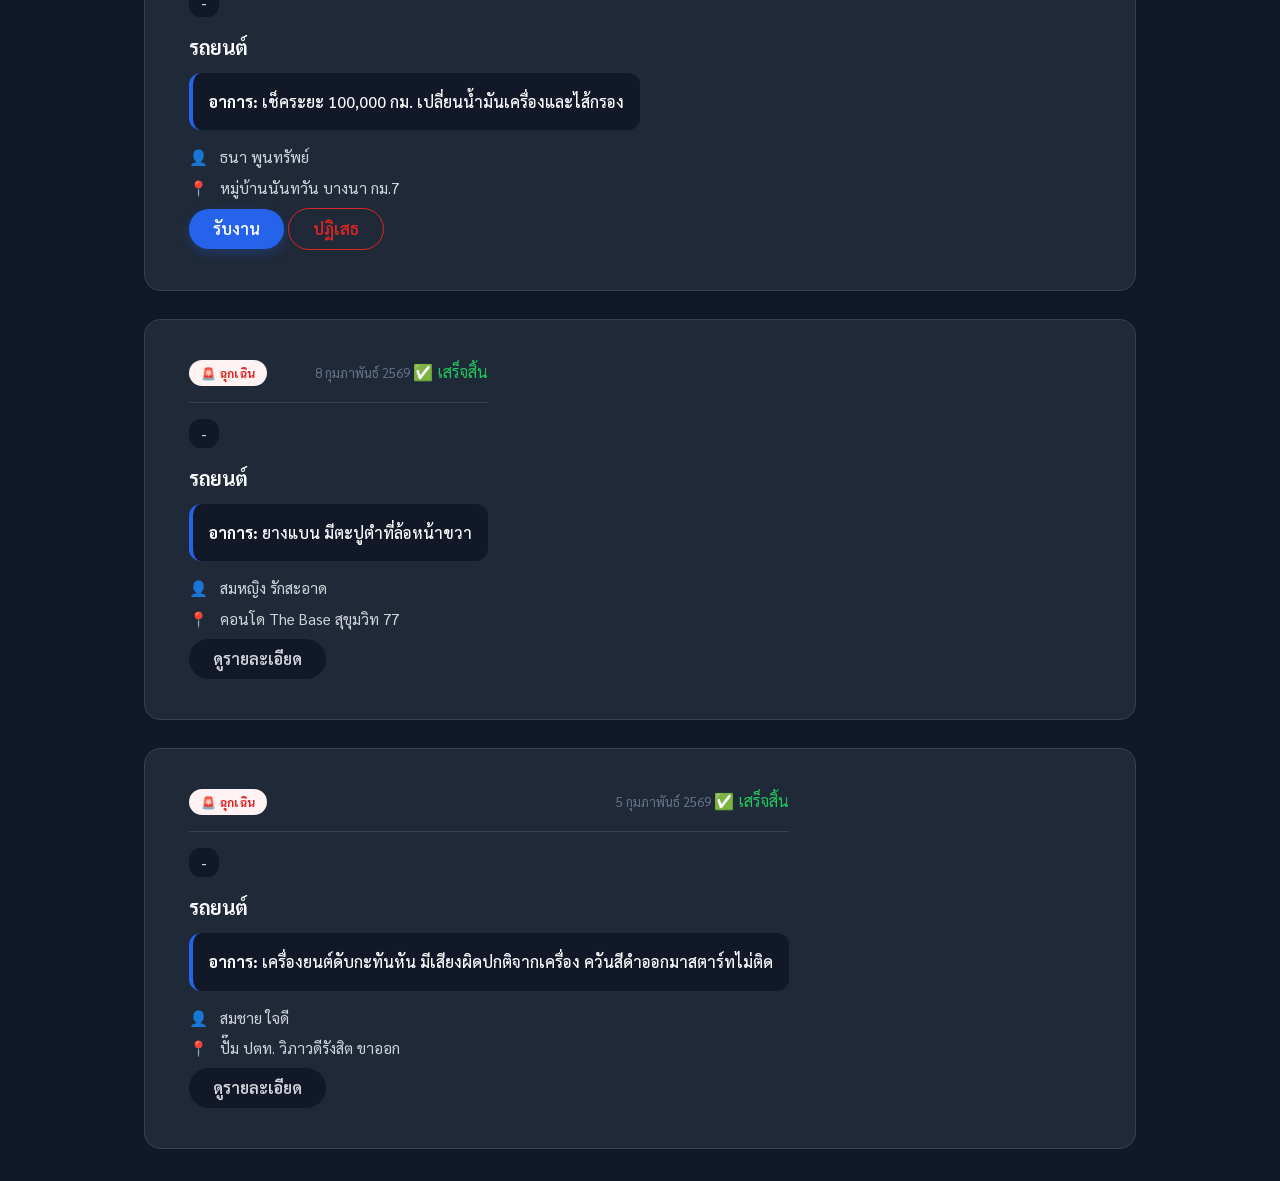
<file: pages/mechanic-jobs.html>
<!DOCTYPE html>
<html lang="th">

<head>
    <meta charset="UTF-8">
    <meta name="viewport" content="width=device-width, initial-scale=1.0">
    <meta name="description" content="งานทั้งหมด - Dashboard ช่าง">
    <title>งานทั้งหมด - HelpMeCar</title>
    <link rel="stylesheet" href="../css/style.css">
    <link rel="stylesheet" href="../css/mechanic.css">
</head>

<body>
    <!-- Navigation Bar -->
    <nav class="navbar">
        <div class="navbar-container">
            <a href="mechanic-dashboard.html" class="navbar-brand">
                🔧 HelpMeCar
            </a>
            <button class="navbar-toggle" id="navToggle" aria-label="Toggle menu" aria-expanded="false">
                <span></span><span></span><span></span>
            </button>
            <ul class="navbar-menu" id="navMenu">
                <li><a href="mechanic-dashboard.html" class="navbar-link">Dashboard</a></li>
                <li><a href="mechanic-jobs.html" class="navbar-link active">งานทั้งหมด</a></li>
                <li class="navbar-divider"></li>
                <li><a href="../index.html" class="navbar-link owner-mode-btn">
                        🚗 โหมดเจ้าของ
                    </a></li>
                <li>
                    <button class="theme-toggle" onclick="toggleTheme()" aria-label="Toggle dark mode">
                        <span class="icon" id="themeIcon">🌙</span>
                    </button>
                </li>
            </ul>
        </div>
    </nav>

    <!-- Main Content -->
    <main class="container section">
        <div class="flex-between mb-4">
            <h1 class="mb-0" style="font-size: 1.75rem;">📋 งานทั้งหมด</h1>
            <div class="text-muted" id="jobCount">0 งาน</div>
        </div>

        <!-- Filter Tabs -->
        <div class="filter-tabs">
            <button class="filter-tab active" data-filter="all">ทั้งหมด</button>
            <button class="filter-tab" data-filter="pending">⏳ รอรับงาน</button>
            <button class="filter-tab" data-filter="accepted">⚡ กำลังทำ</button>
            <button class="filter-tab" data-filter="completed">✅ เสร็จสิ้น</button>
        </div>

        <!-- Jobs List -->
        <div id="jobsList" class="grid grid-1 gap-3">
            <!-- Jobs will be populated here -->
            <div class="text-center py-5 text-muted">
                <p>กำลังโหลดข้อมูล...</p>
            </div>
        </div>
    </main>

    <!-- Mobile Bottom Navigation -->
    <nav class="mobile-bottom-nav">
        <a href="mechanic-dashboard.html" class="bottom-nav-item">
            <span class="bottom-nav-icon">🏠</span>
            <span class="bottom-nav-label">หน้าหลัก</span>
        </a>
        <a href="mechanic-jobs.html" class="bottom-nav-item active">
            <span class="bottom-nav-icon">📋</span>
            <span class="bottom-nav-label">งานทั้งหมด</span>
        </a>
        <button class="bottom-nav-item" id="mobileMenuBtn" aria-label="Open menu" >
            <span class="bottom-nav-icon">🍔</span>
            <span class="bottom-nav-label">เมนู</span>
        </button>
    </nav>

    <script src="../js/app.js"></script>
    <script src="../js/mechanic-jobs.js"></script>
</body>

</html>
</file>
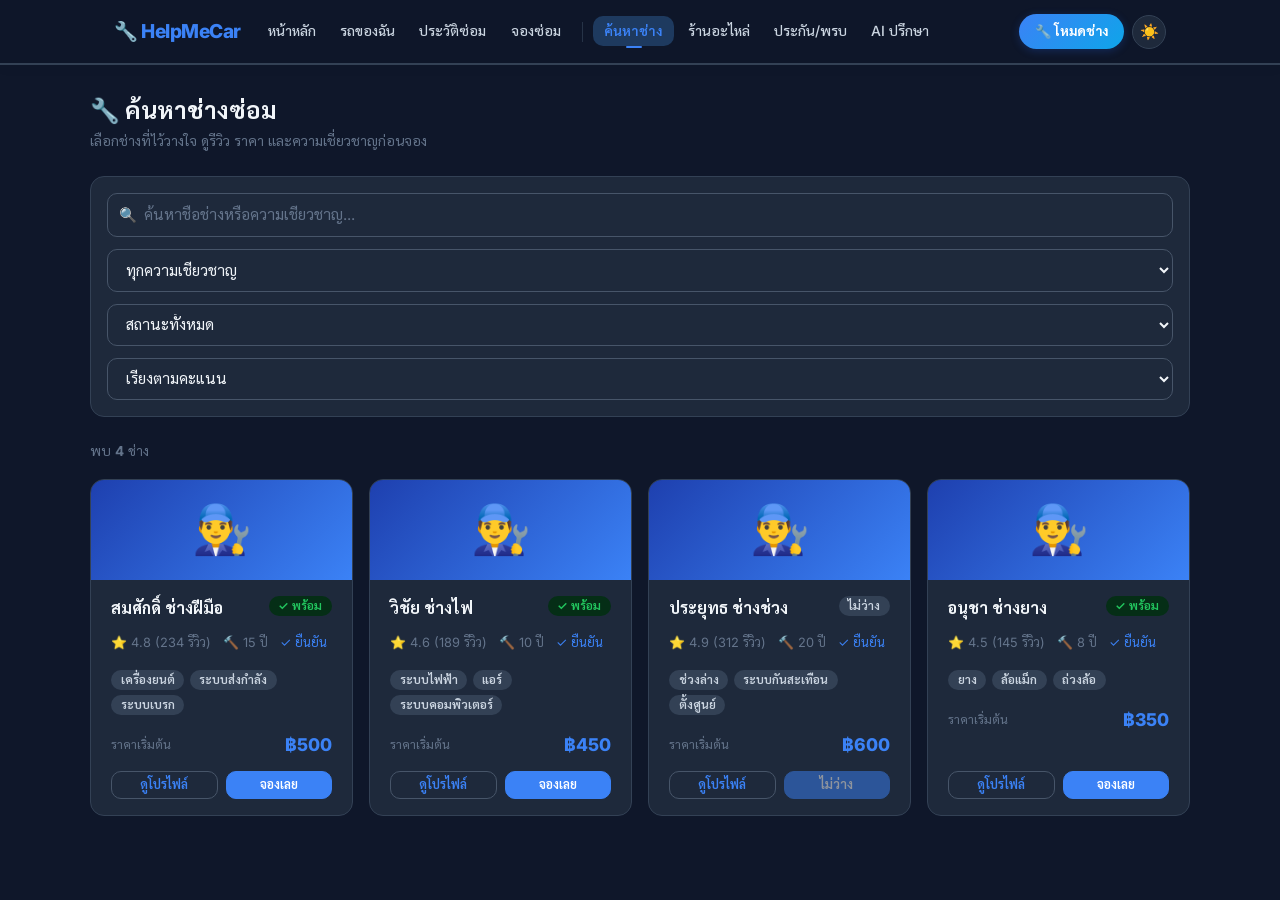
<file: pages/mechanics.html>
<!DOCTYPE html>
<html lang="th">

<head>
    <meta charset="UTF-8">
    <meta name="viewport" content="width=device-width, initial-scale=1.0">
    <meta name="description" content="ค้นหาและจองช่างซ่อมรถมืออาชีพ">
    <title>ค้นหาช่าง - HelpMeCar</title>
    <link rel="stylesheet" href="../css/style.css">
    <style>
        .mechanic-card {
            background: var(--bg-card);
            border: 1px solid var(--border);
            border-radius: var(--radius-lg);
            overflow: hidden;
            transition: all 0.2s ease;
            display: flex;
            flex-direction: column;
        }

        .mechanic-card:hover {
            box-shadow: var(--shadow-md);
            transform: translateY(-3px);
            border-color: var(--border-strong);
        }

        .mechanic-avatar {
            background: linear-gradient(135deg, #1E40AF, #3B82F6);
            height: 100px;
            display: flex;
            align-items: center;
            justify-content: center;
            font-size: 3rem;
        }

        .mechanic-body {
            padding: 1rem 1.25rem;
            flex: 1;
            display: flex;
            flex-direction: column;
        }

        .mechanic-name {
            font-weight: 700;
            font-size: 1rem;
            margin-bottom: 0.25rem;
        }

        .mechanic-specs {
            font-size: 0.8rem;
            color: var(--text-muted);
            display: flex;
            gap: 0.75rem;
            flex-wrap: wrap;
            margin: 0.5rem 0;
        }

        .mechanic-tags {
            display: flex;
            flex-wrap: wrap;
            gap: 0.35rem;
            margin: 0.5rem 0;
        }

        .mechanic-price {
            font-weight: 800;
            color: var(--brand-primary);
            font-size: 1.1rem;
        }

        .mechanic-actions {
            display: flex;
            gap: 0.5rem;
            margin-top: auto;
            padding-top: 0.75rem;
        }

        .mechanic-actions .btn {
            flex: 1;
        }

        /* Grid responsive */
        #mechanicsGrid {
            display: grid;
            grid-template-columns: repeat(auto-fill, minmax(260px, 1fr));
            gap: 1rem;
        }
    </style>
</head>

<body>
    <nav class="navbar">
        <div class="navbar-container">
            <a href="../index.html" class="navbar-brand">🔧 HelpMeCar</a>
            <button class="navbar-toggle" id="navToggle" aria-label="Toggle menu" aria-expanded="false">
                <span></span><span></span><span></span>
            </button>
            <ul class="navbar-menu" id="navMenu">
                <li><a href="../index.html" class="navbar-link">หน้าหลัก</a></li>
                <li><a href="vehicles.html" class="navbar-link">รถของฉัน</a></li>
                <li><a href="history.html" class="navbar-link">ประวัติซ่อม</a></li>
                <li><a href="booking.html" class="navbar-link">จองซ่อม</a></li>
                <li class="navbar-divider"></li>
                <li><a href="mechanics.html" class="navbar-link active">ค้นหาช่าง</a></li>
                <li><a href="store.html" class="navbar-link">ร้านอะไหล่</a></li>
                <li><a href="insurance-rental.html" class="navbar-link">ประกัน/พรบ</a></li>
                <li><a href="consultation.html" class="navbar-link">AI ปรึกษา</a></li>
                <li class="navbar-actions">
                    <a href="mechanic-dashboard.html" class="btn-nav-cta">🔧 โหมดช่าง</a>
                    <button class="theme-toggle" onclick="toggleTheme()" aria-label="Toggle dark mode">
                        <span id="themeIcon">🌙</span>
                    </button>
                </li>
            </ul>
        </div>
    </nav>

    <main class="container section">
        <div style="margin-bottom: 1.5rem;">
            <h1 style="font-size: 1.5rem; margin-bottom: 0.25rem;">🔧 ค้นหาช่างซ่อม</h1>
            <p class="text-muted" style="font-size: 0.875rem; margin: 0;">เลือกช่างที่ไว้วางใจ ดูรีวิว ราคา
                และความเชี่ยวชาญก่อนจอง</p>
        </div>

        <!-- Filter Bar -->
        <div class="filter-bar mb-4">
            <div class="search-box">
                <span class="search-icon">🔍</span>
                <input type="text" id="searchInput" class="form-control"
                    placeholder="ค้นหาชื่อช่างหรือความเชี่ยวชาญ...">
            </div>
            <select id="specializationFilter" class="form-control">
                <option value="">ทุกความเชี่ยวชาญ</option>
                <option value="เครื่องยนต์">เครื่องยนต์</option>
                <option value="ระบบไฟฟ้า">ระบบไฟฟ้า</option>
                <option value="ระบบเบรก">ระบบเบรก</option>
                <option value="ช่วงล่าง">ช่วงล่าง</option>
                <option value="ยาง">ยาง</option>
                <option value="แอร์">แอร์</option>
            </select>
            <select id="availabilityFilter" class="form-control">
                <option value="">สถานะทั้งหมด</option>
                <option value="available">พร้อมให้บริการ</option>
                <option value="unavailable">ไม่ว่าง</option>
            </select>
            <select id="sortBy" class="form-control">
                <option value="rating">เรียงตามคะแนน</option>
                <option value="experience">ประสบการณ์</option>
                <option value="price-low">ราคา: ต่ำ→สูง</option>
                <option value="price-high">ราคา: สูง→ต่ำ</option>
                <option value="reviews">รีวิวมากสุด</option>
            </select>
        </div>

        <p class="text-muted" style="font-size: 0.85rem; margin-bottom: 1rem;">
            พบ <strong id="resultsCount">0</strong> ช่าง
        </p>

        <!-- Grid -->
        <div id="mechanicsGrid"></div>

        <!-- No results -->
        <div id="noResults" class="d-none" style="text-align: center; padding: 3rem 0;">
            <div style="font-size: 3rem; margin-bottom: 0.75rem;">🔍</div>
            <h3 style="color: var(--text-muted);">ไม่พบช่างที่ตรงกับเงื่อนไข</h3>
            <p class="text-muted">ลองเปลี่ยนตัวกรองหรือคำค้นหา</p>
        </div>
    </main>

    <!-- Mobile Bottom Navigation -->
    <nav class="mobile-bottom-nav">
        <a href="../index.html" class="bottom-nav-item">
            <span class="bottom-nav-icon">🏠</span>
            <span class="bottom-nav-label">หน้าหลัก</span>
        </a>
        <a href="vehicles.html" class="bottom-nav-item">
            <span class="bottom-nav-icon">🚗</span>
            <span class="bottom-nav-label">รถของฉัน</span>
        </a>
        <a href="booking.html" class="bottom-nav-item">
            <span class="bottom-nav-icon">📅</span>
            <span class="bottom-nav-label">จองซ่อม</span>
        </a>
        <button class="bottom-nav-item" id="mobileMenuBtn" aria-label="Open menu" >
            <span class="bottom-nav-icon">🍔</span>
            <span class="bottom-nav-label">เมนู</span>
        </button>
    </nav>

    <!-- Mechanic Detail Modal -->
    <div id="mechanicModal" class="modal">
        <div class="modal-content">
            <div class="modal-header">
                <h3 id="modalMechanicName">รายละเอียดช่าง</h3>
                <button class="modal-close" onclick="modal.close('mechanicModal')">×</button>
            </div>
            <div class="modal-body" id="modalMechanicDetails"></div>
            <div class="modal-footer">
                <button class="btn btn-outline" onclick="modal.close('mechanicModal')">ปิด</button>
                <button class="btn btn-primary" id="modalBookButton">จองช่างคนนี้</button>
            </div>
        </div>
    </div>

    <script src="../js/app.js"></script>
    <script>

        let filteredMechanics = [...mockData.mechanics];

        document.addEventListener('DOMContentLoaded', () => {
            navigation.setActiveLink('mechanics.html');
            modal.setupCloseOnOutsideClick('mechanicModal');
            renderMechanics(filteredMechanics);
            document.getElementById('searchInput').addEventListener('input', applyFilters);
            document.getElementById('specializationFilter').addEventListener('change', applyFilters);
            document.getElementById('availabilityFilter').addEventListener('change', applyFilters);
            document.getElementById('sortBy').addEventListener('change', applyFilters);
        });

        function applyFilters() {
            const searchTerm = document.getElementById('searchInput').value.toLowerCase();
            const specialization = document.getElementById('specializationFilter').value;
            const availability = document.getElementById('availabilityFilter').value;
            const sortBy = document.getElementById('sortBy').value;
            filteredMechanics = mockData.mechanics.filter(mechanic => {
                const matchesSearch = mechanic.name.toLowerCase().includes(searchTerm) ||
                    mechanic.specializations.some(s => s.toLowerCase().includes(searchTerm));
                const matchesSpecialization = !specialization || mechanic.specializations.includes(specialization);
                const matchesAvailability = !availability ||
                    (availability === 'available' && mechanic.available) ||
                    (availability === 'unavailable' && !mechanic.available);
                return matchesSearch && matchesSpecialization && matchesAvailability;
            });
            filteredMechanics.sort((a, b) => {
                switch (sortBy) {
                    case 'rating': return b.rating - a.rating;
                    case 'experience': return b.experience - a.experience;
                    case 'price-low': return a.startingPrice - b.startingPrice;
                    case 'price-high': return b.startingPrice - a.startingPrice;
                    case 'reviews': return b.reviewCount - a.reviewCount;
                    default: return 0;
                }
            });
            renderMechanics(filteredMechanics);
        }

        function renderMechanics(mechanics) {
            const grid = document.getElementById('mechanicsGrid');
            const noResults = document.getElementById('noResults');
            document.getElementById('resultsCount').textContent = mechanics.length;
            if (mechanics.length === 0) {
                grid.style.display = 'none';
                noResults.classList.remove('d-none');
                return;
            }
            grid.style.display = '';
            noResults.classList.add('d-none');
            grid.innerHTML = mechanics.map(mechanic => `
        <div class="mechanic-card">
          <div class="mechanic-avatar">👨‍🔧</div>
          <div class="mechanic-body">
            <div style="display: flex; justify-content: space-between; align-items: flex-start; gap: 0.5rem;">
              <div class="mechanic-name">${mechanic.name}</div>
              ${mechanic.available
                    ? '<span class="badge badge-success">✓ พร้อม</span>'
                    : '<span class="badge badge-secondary">ไม่ว่าง</span>'}
            </div>
            <div class="mechanic-specs">
              <span>⭐ ${mechanic.rating} (${utils.formatNumber(mechanic.reviewCount)} รีวิว)</span>
              <span>🔨 ${mechanic.experience} ปี</span>
              ${mechanic.verified ? '<span style="color: var(--brand-primary);">✓ ยืนยัน</span>' : ''}
            </div>
            <div class="mechanic-tags">
              ${mechanic.specializations.map(spec => `<span class="badge badge-secondary">${spec}</span>`).join('')}
            </div>
            <div style="display: flex; justify-content: space-between; align-items: center; margin-top: 0.5rem;">
              <span class="text-muted" style="font-size: 0.78rem;">ราคาเริ่มต้น</span>
              <span class="mechanic-price">${utils.formatCurrency(mechanic.startingPrice)}</span>
            </div>
            <div class="mechanic-actions">
              <button class="btn btn-outline btn-sm" onclick="viewMechanicDetails('${mechanic.mechanicId}')">ดูโปรไฟล์</button>
              <button class="btn btn-primary btn-sm" onclick="bookMechanic('${mechanic.mechanicId}')" ${!mechanic.available ? 'disabled' : ''}>
                ${mechanic.available ? 'จองเลย' : 'ไม่ว่าง'}
              </button>
            </div>
          </div>
        </div>
      `).join('');
        }

        function viewMechanicDetails(mechanicId) {
            const mechanic = mockData.mechanics.find(m => m.mechanicId === mechanicId);
            if (!mechanic) return;
            document.getElementById('modalMechanicName').textContent = mechanic.name;
            document.getElementById('modalMechanicDetails').innerHTML = `
        <div style="background: linear-gradient(135deg,#1E40AF,#3B82F6); border-radius: 10px; height: 100px; display: flex; align-items: center; justify-content: center; font-size: 4rem; margin-bottom: 1rem;">👨‍🔧</div>
        <div style="display: flex; gap: 0.5rem; flex-wrap: wrap; margin-bottom: 1rem;">
          <span class="badge badge-${mechanic.available ? 'success' : 'secondary'}">${mechanic.available ? '✓ พร้อมให้บริการ' : 'ไม่ว่างขณะนี้'}</span>
          ${mechanic.verified ? '<span class="badge badge-primary">✓ บัญชียืนยัน</span>' : ''}
        </div>
        <div style="display: grid; grid-template-columns: 1fr 1fr; gap: 0.75rem; margin-bottom: 1rem;">
          <div style="background: var(--bg-subtle); border-radius: 8px; padding: 0.75rem; text-align: center;">
            <div style="font-size: 1.4rem; font-weight: 800;">${mechanic.rating}⭐</div>
            <div style="font-size: 0.75rem; color: var(--text-muted);">${utils.formatNumber(mechanic.reviewCount)} รีวิว</div>
          </div>
          <div style="background: var(--bg-subtle); border-radius: 8px; padding: 0.75rem; text-align: center;">
            <div style="font-size: 1.4rem; font-weight: 800;">${mechanic.experience} ปี</div>
            <div style="font-size: 0.75rem; color: var(--text-muted);">ประสบการณ์</div>
          </div>
        </div>
        <div class="form-group" style="margin-bottom: 0.75rem;">
          <label class="form-label">ความเชี่ยวชาญ</label>
          <div style="display: flex; flex-wrap: wrap; gap: 0.35rem;">
            ${mechanic.specializations.map(spec => `<span class="badge badge-primary">${spec}</span>`).join('')}
          </div>
        </div>
        <div style="background: var(--bg-subtle); border-radius: 8px; padding: 0.75rem;">
          <div style="font-size: 0.875rem;">📧 ${mechanic.email}</div>
          <div style="font-size: 0.875rem; margin-top: 0.25rem;">📱 ${mechanic.phone}</div>
        </div>
        <div style="margin-top: 1rem; display: flex; justify-content: space-between; align-items: center;">
          <span class="text-muted" style="font-size: 0.85rem;">ราคาเริ่มต้น</span>
          <strong style="font-size: 1.25rem; color: var(--brand-primary);">${utils.formatCurrency(mechanic.startingPrice)}</strong>
        </div>
      `;
            const bookBtn = document.getElementById('modalBookButton');
            bookBtn.disabled = !mechanic.available;
            bookBtn.textContent = mechanic.available ? 'จองช่างคนนี้' : 'ไม่ว่างขณะนี้';
            bookBtn.onclick = () => { modal.close('mechanicModal'); bookMechanic(mechanicId); };
            modal.open('mechanicModal');
        }

        function bookMechanic(mechanicId) {
            const mechanic = mockData.mechanics.find(m => m.mechanicId === mechanicId);
            if (!mechanic || !mechanic.available) { utils.showNotification('ช่างท่านนี้ไม่ว่างขณะนี้', 'error'); return; }
            if (confirm(`ต้องการจอง ${mechanic.name}?\nราคาเริ่มต้น: ${utils.formatCurrency(mechanic.startingPrice)}`)) {
                utils.showNotification('กำลังไปหน้าจอง...', 'success');
                setTimeout(() => { window.location.href = `booking.html?mechanicId=${mechanicId}`; }, 800);
            }
        }
    </script>
</body>

</html>
</file>
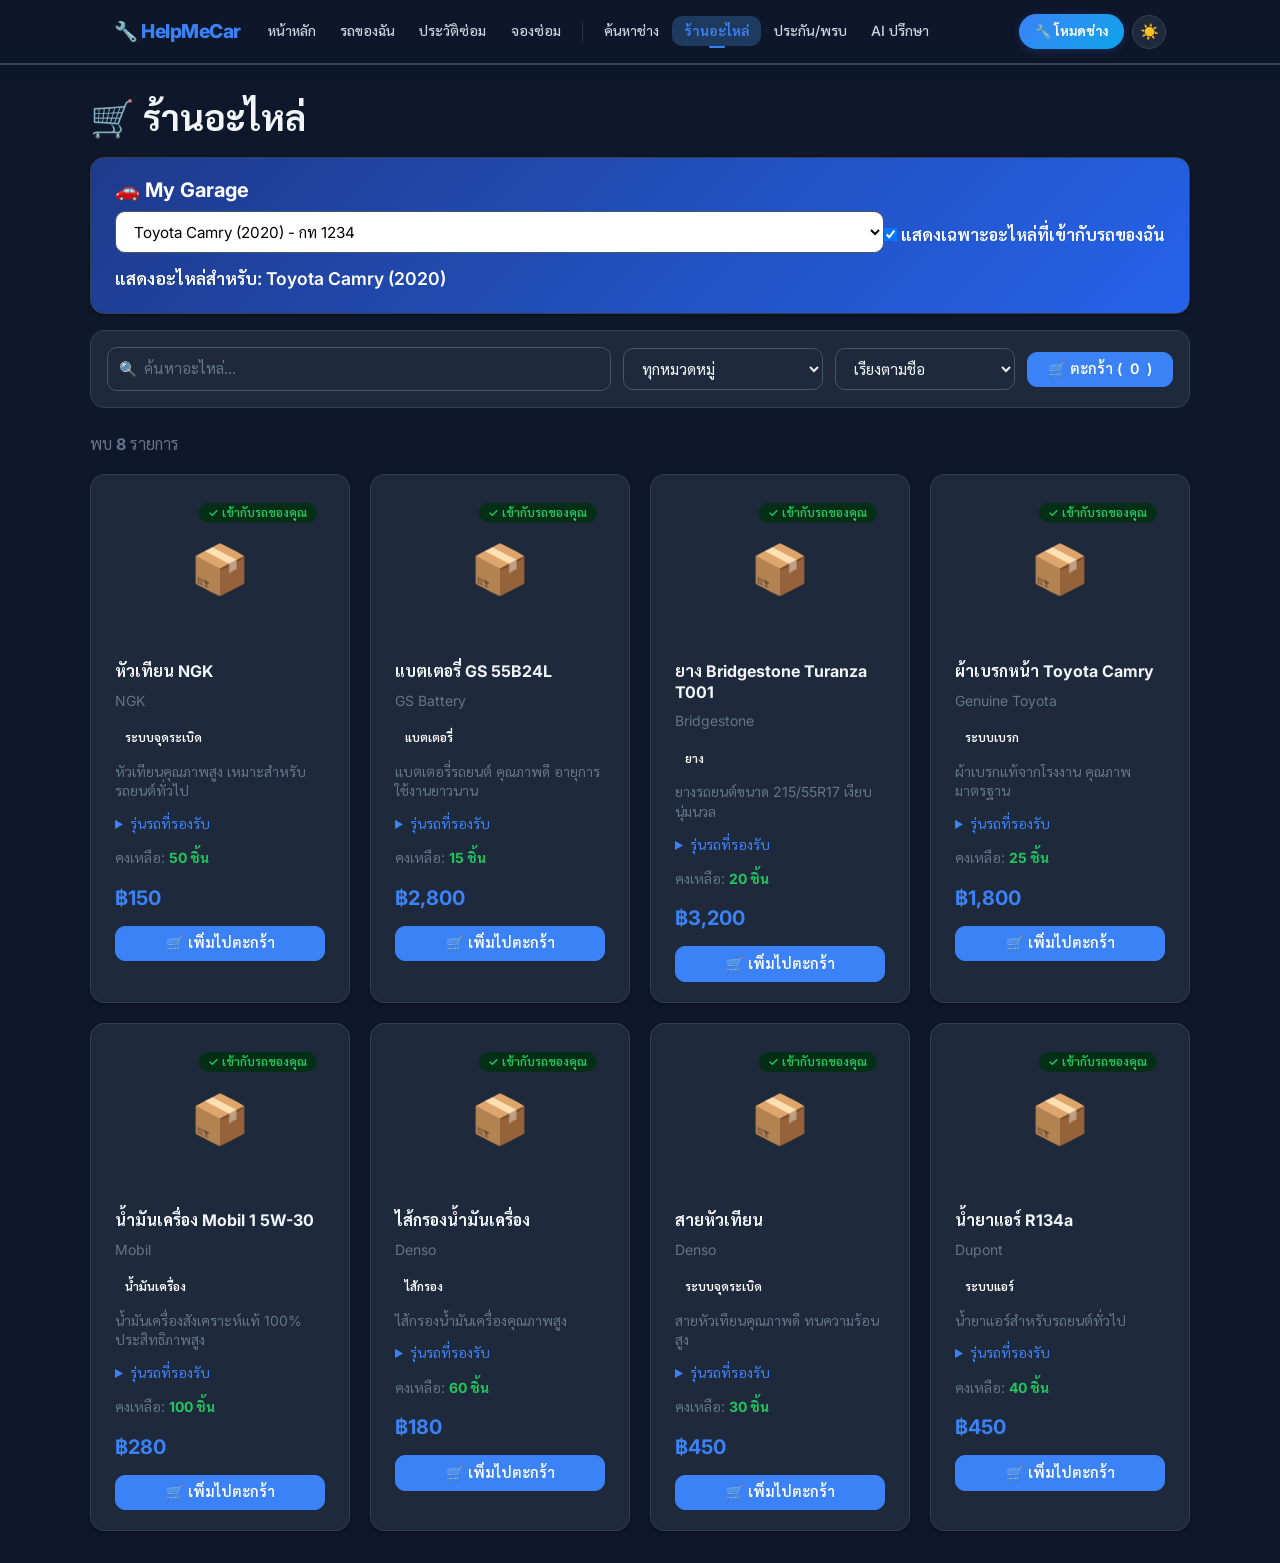
<file: pages/store.html>
<!DOCTYPE html>
<html lang="th">

<head>
    <meta charset="UTF-8">
    <meta name="viewport" content="width=device-width, initial-scale=1.0">
    <meta name="description" content="ร้านอะไหล่รถยนต์ออนไลน์ แสดงเฉพาะชิ้นส่วนที่เข้ากับรถของคุณ">
    <title>ร้านอะไหล่ - HelpMeCar</title>
    <link rel="stylesheet" href="../css/style.css">
</head>

<body>
    <!-- Navigation Bar -->
    <nav class="navbar">
        <div class="navbar-container">
            <a href="../index.html" class="navbar-brand">
                🔧 HelpMeCar
            </a>

            <button class="navbar-toggle" id="navToggle" aria-label="Toggle menu" aria-expanded="false">
                <span></span>
                <span></span>
                <span></span>
            </button>

            <ul class="navbar-menu" id="navMenu">
                <li><a href="../index.html" class="navbar-link">หน้าหลัก</a></li>
                <li><a href="vehicles.html" class="navbar-link">รถของฉัน</a></li>
                <li><a href="history.html" class="navbar-link">ประวัติซ่อม</a></li>
                <li><a href="booking.html" class="navbar-link">จองซ่อม</a></li>
                <li class="navbar-divider"></li>
                <li><a href="mechanics.html" class="navbar-link">ค้นหาช่าง</a></li>
                <li><a href="store.html" class="navbar-link active">ร้านอะไหล่</a></li>
                <li><a href="insurance-rental.html" class="navbar-link">ประกัน/พรบ</a></li>
                <li><a href="consultation.html" class="navbar-link">AI ปรึกษา</a></li>
                <li class="navbar-actions">
                    <a href="mechanic-dashboard.html" class="btn-nav-cta">🔧 โหมดช่าง</a>
                    <button class="theme-toggle" onclick="toggleTheme()" aria-label="Toggle dark mode">
                        <span id="themeIcon">🌙</span>
                    </button>
                </li>
            </ul>
        </div>
    </nav>

    <!-- Main Content -->
    <main class="container section">
        <h1 class="mb-3">🛒 ร้านอะไหล่</h1>

        <!-- My Garage Filter (Prominent) -->
        <div class="card mb-3" style="background: linear-gradient(135deg, #1E3A8A 0%, #2563EB 100%); color: white;">
            <div class="card-body">
                <div class="flex-between">
                    <div style="flex: 1;">
                        <h3 class="mb-1" style="color: white; font-weight: 700;">🚗 My Garage</h3>
                        <div id="myGarageSelector" class="mb-2"></div>
                        <p class="mb-0" style="color: white; font-weight: 600; font-size: 1.1rem;" id="myGarageVehicle">
                            กำลังโหลด...</p>
                    </div>
                    <div>
                        <label class="form-check" style="cursor: pointer;">
                            <input type="checkbox" id="compatibleOnlyFilter" class="form-check-input" checked>
                            <span
                                style="color: white; font-weight: 600; font-size: 1.05rem;">แสดงเฉพาะอะไหล่ที่เข้ากับรถของฉัน</span>
                        </label>
                    </div>
                </div>
            </div>
        </div>

        <!-- Filter Bar -->
        <div class="filter-bar">
            <div class="search-box">
                <span class="search-icon">🔍</span>
                <input type="text" id="searchInput" class="form-control" placeholder="ค้นหาอะไหล่...">
            </div>

            <select id="categoryFilter" class="form-control" style="flex: 0 0 200px;">
                <option value="">ทุกหมวดหมู่</option>
                <option value="แบตเตอรี่">แบตเตอรี่</option>
                <option value="ยาง">ยาง</option>
                <option value="น้ำมันเครื่อง">น้ำมันเครื่อง</option>
                <option value="ระบบเบรก">ระบบเบรก</option>
                <option value="ไส้กรอง">ไส้กรอง</option>
                <option value="ระบบจุดระเบิด">ระบบจุดระเบิด</option>
                <option value="ระบบแอร์">ระบบแอร์</option>
            </select>

            <select id="sortBy" class="form-control" style="flex: 0 0 180px;">
                <option value="name">เรียงตามชื่อ</option>
                <option value="price-low">ราคาต่ำ → สูง</option>
                <option value="price-high">ราคาสูง → ต่ำ</option>
                <option value="stock">มีสินค้ามาก → น้อย</option>
            </select>

            <button class="btn btn-primary" onclick="viewCart()">
                🛒 ตะกร้า (<span id="cartCount">0</span>)
            </button>
        </div>

        <!-- Results Count -->
        <p class="text-muted mb-3">
            พบ <strong id="resultsCount">0</strong> รายการ
        </p>

        <!-- Parts Grid -->
        <div id="partsGrid" class="grid grid-4">
            <!-- Parts will be populated here -->
        </div>

        <!-- No Results Message -->
        <div id="noResults" class="text-center d-none" style="padding: 3rem 0;">
            <div style="font-size: 4rem; margin-bottom: 1rem;">📦</div>
            <h3 class="text-muted">ไม่พบสินค้าที่ตรงกับเงื่อนไข</h3>
            <p class="text-muted">ลองเปลี่ยนตัวกรองหรือคำค้นหา</p>
        </div>
    </main>

    <!-- Mobile Bottom Navigation -->
    <nav class="mobile-bottom-nav">
        <a href="../index.html" class="bottom-nav-item">
            <span class="bottom-nav-icon">🏠</span>
            <span class="bottom-nav-label">หน้าหลัก</span>
        </a>
        <a href="vehicles.html" class="bottom-nav-item">
            <span class="bottom-nav-icon">🚗</span>
            <span class="bottom-nav-label">รถของฉัน</span>
        </a>
        <a href="booking.html" class="bottom-nav-item">
            <span class="bottom-nav-icon">📅</span>
            <span class="bottom-nav-label">จองซ่อม</span>
        </a>
        <button class="bottom-nav-item" id="mobileMenuBtn" aria-label="Open menu" >
            <span class="bottom-nav-icon">🍔</span>
            <span class="bottom-nav-label">เมนู</span>
        </button>
    </nav>

    <!-- Shopping Cart Modal -->
    <div id="cartModal" class="modal">
        <div class="modal-content">
            <div class="modal-header">
                <h3>🛒 ตะกร้าสินค้า</h3>
                <button class="modal-close" onclick="modal.close('cartModal')">×</button>
            </div>
            <div class="modal-body" id="cartItems">
                <!-- Cart items will be populated here -->
            </div>
            <div class="modal-footer flex-between">
                <div>
                    <strong>รวมทั้งหมด:</strong>
                    <span id="cartTotal" class="text-primary" style="font-size: 1.5rem; margin-left: 1rem;">฿0</span>
                </div>
                <div class="flex-center gap-2">
                    <button class="btn btn-outline" onclick="modal.close('cartModal')">ปิด</button>
                    <button class="btn btn-primary" onclick="checkout()">สั่งซื้อ</button>
                </div>
            </div>
        </div>
    </div>

    <!-- Scripts -->
    <script src="../js/app.js"></script>
    <script src="../js/store.js"></script>
</body>

</html>
</file>
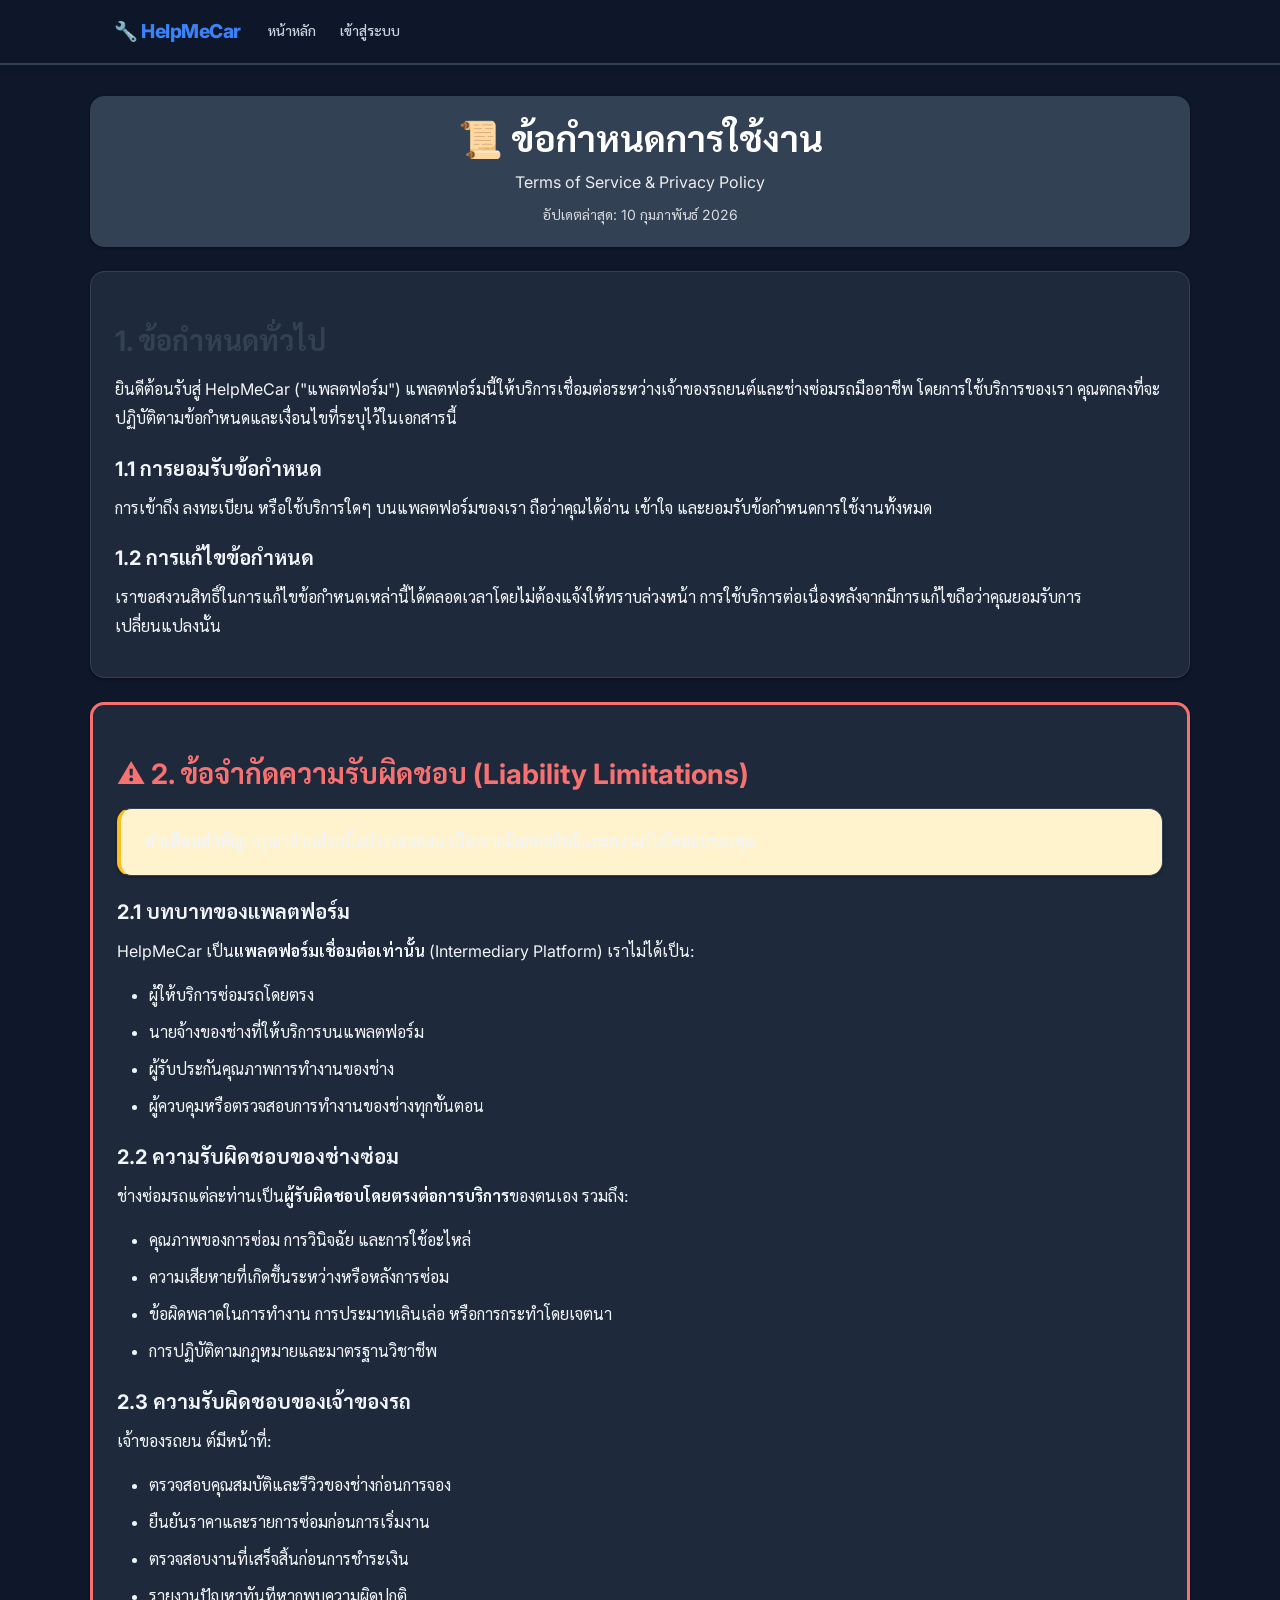
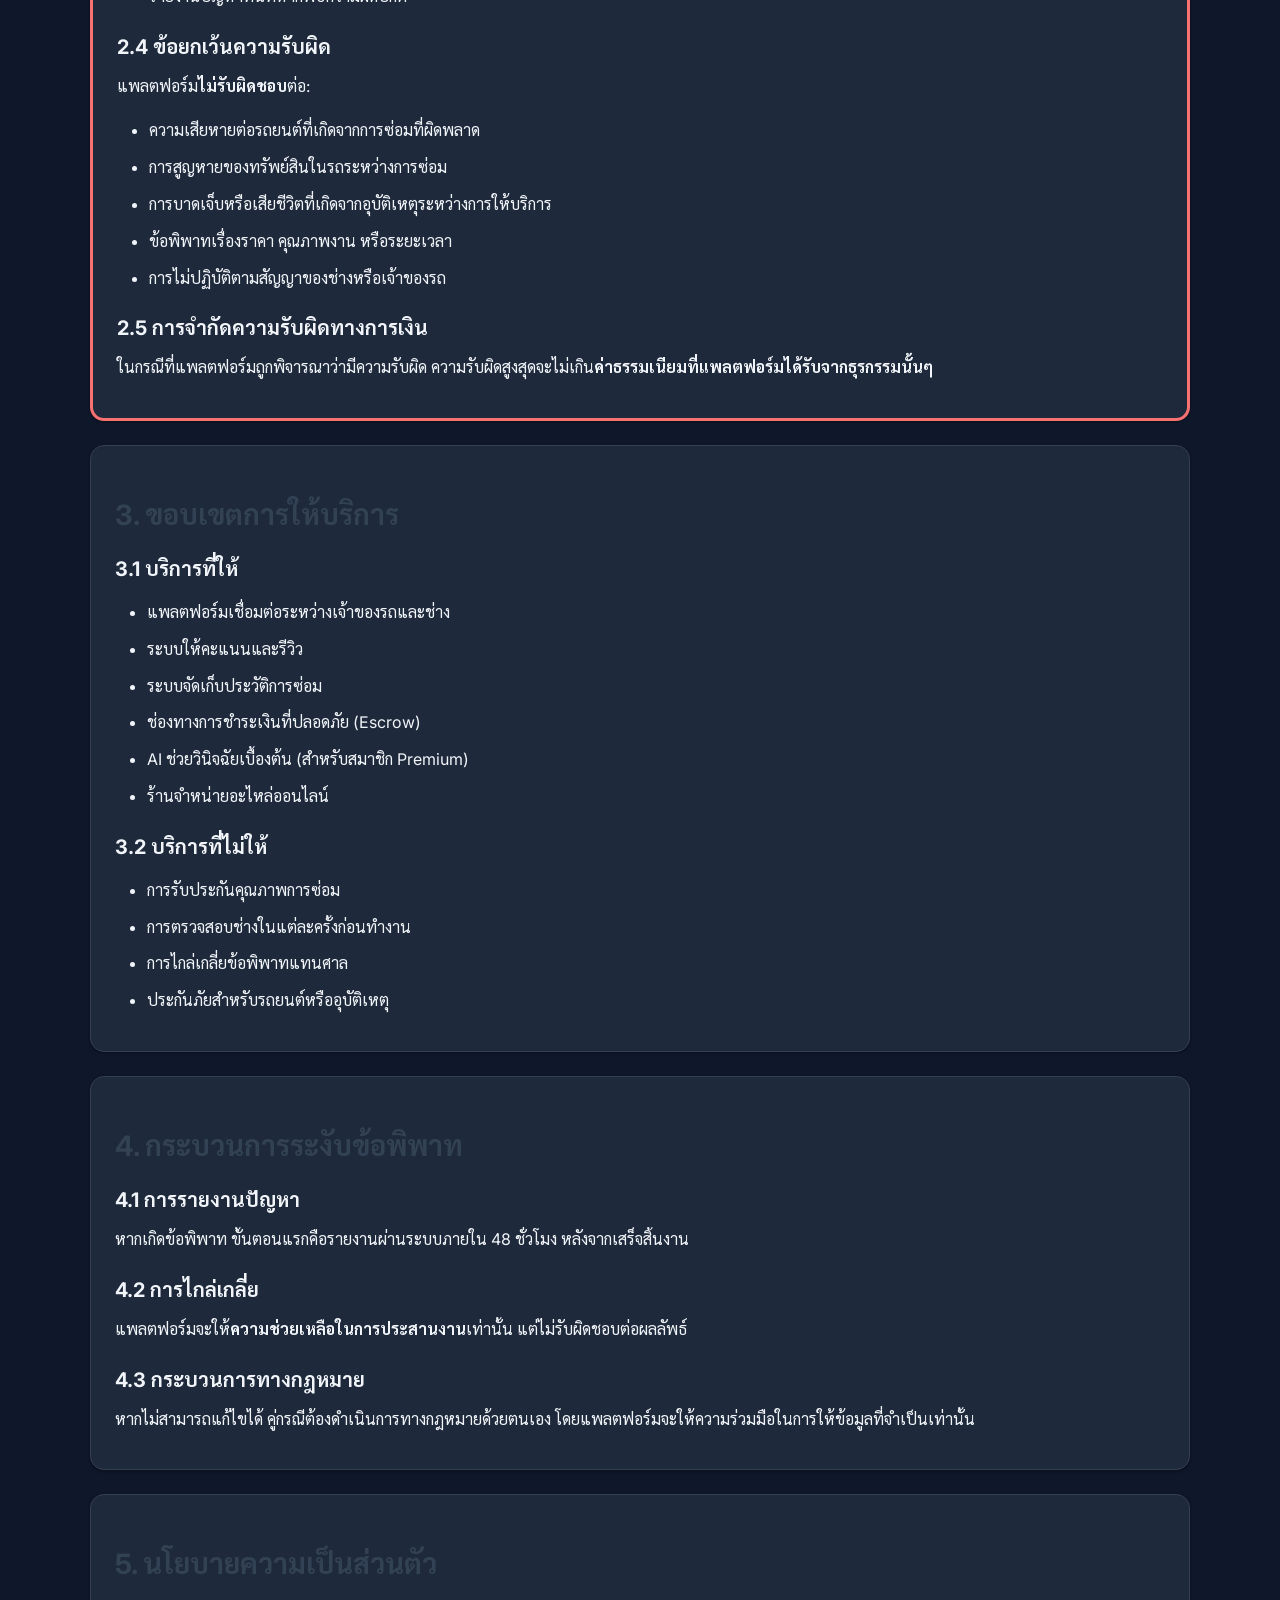
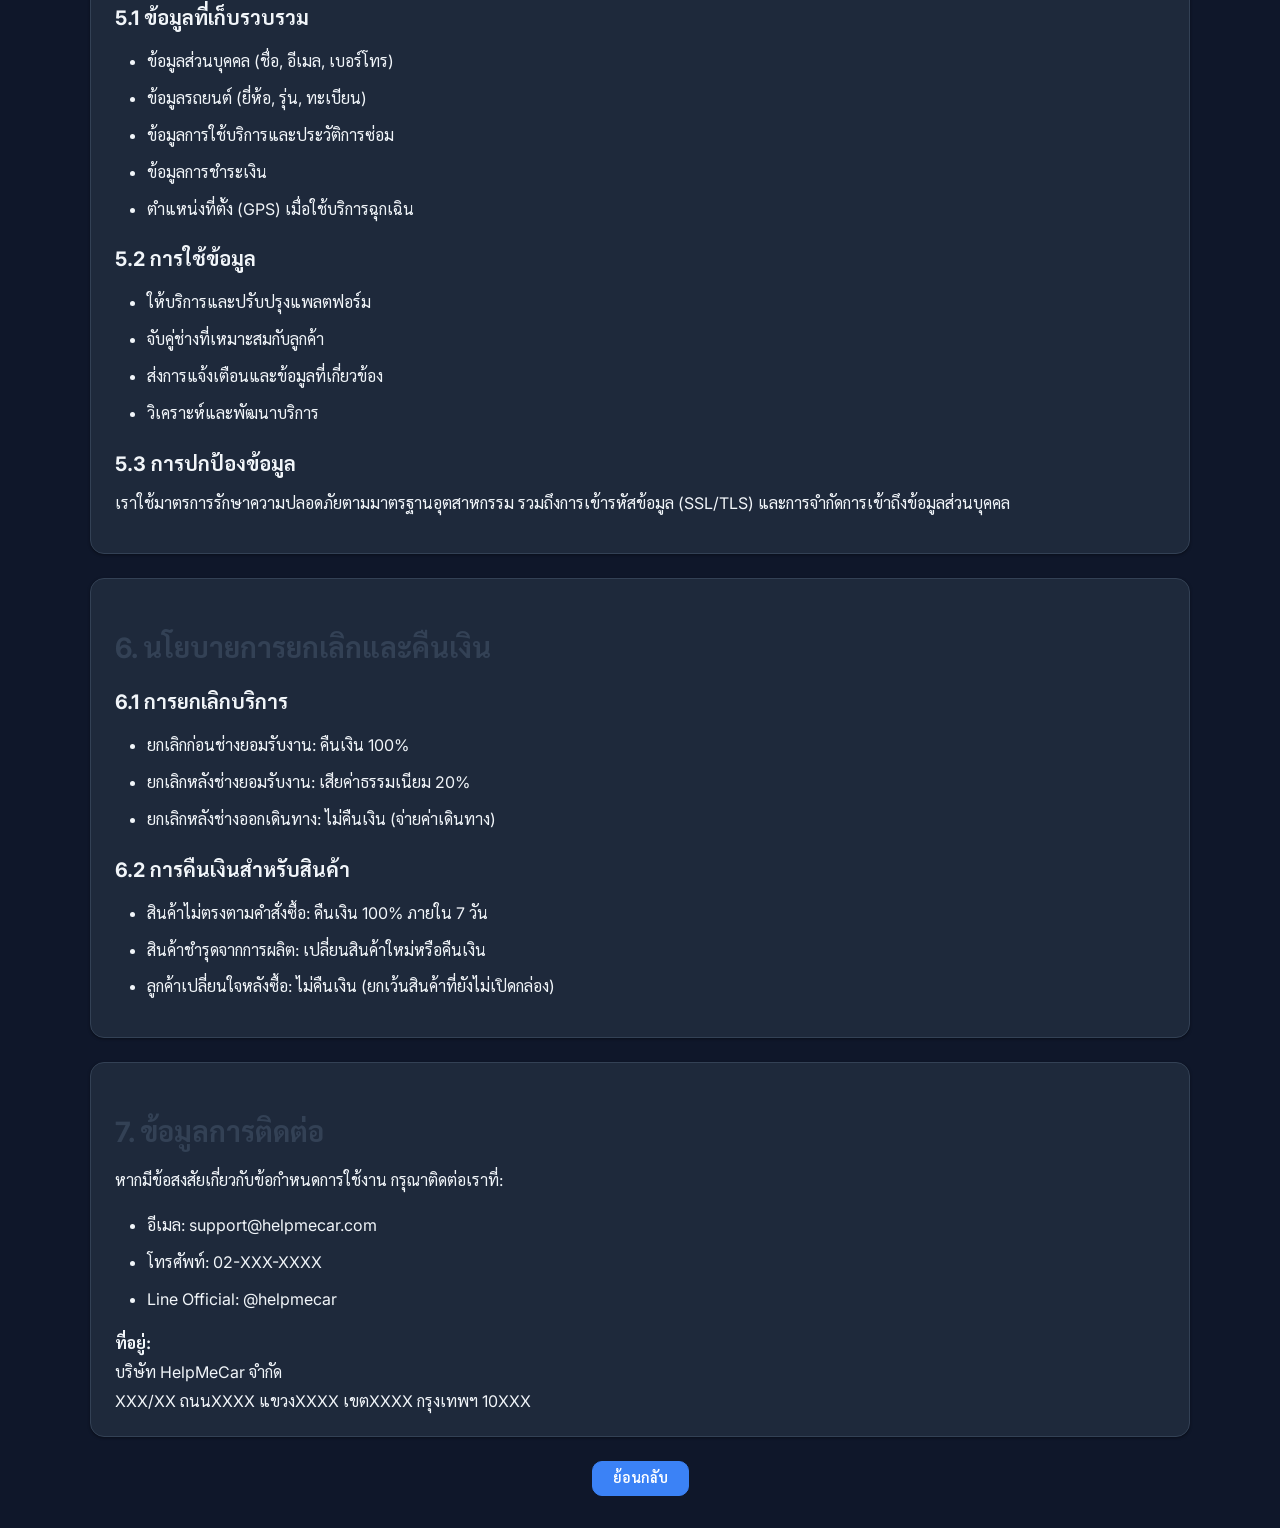
<file: pages/terms.html>
<!DOCTYPE html>
<html lang="th">

<head>
    <meta charset="UTF-8">
    <meta name="viewport" content="width=device-width, initial-scale=1.0">
    <meta name="description" content="ข้อกำหนดการใช้งาน นโยบายความเป็นส่วนตัว และข้อจำกัดความรับผิดชอบ">
    <title>ข้อกำหนดการใช้งาน - HelpMeCar</title>
    <link rel="stylesheet" href="../css/style.css">
    <style>
        .terms-content h2 {
            margin-top: 2rem;
            margin-bottom: 1rem;
            color: var(--charcoal-grey);
        }

        .terms-content h3 {
            margin-top: 1.5rem;
            margin-bottom: 0.75rem;
            color: var(--slate-blue-dark);
        }

        .terms-content p {
            margin-bottom: 1rem;
            line-height: 1.8;
        }

        .terms-content ul,
        .terms-content ol {
            margin: 1rem 0 1rem 2rem;
            line-height: 1.8;
        }

        .terms-content li {
            margin-bottom: 0.5rem;
        }
    </style>
</head>

<body>
    <!-- Navigation Bar -->
    <nav class="navbar">
        <div class="navbar-container">
            <a href="../index.html" class="navbar-brand">
                🔧 HelpMeCar
            </a>

            <button class="navbar-toggle" id="navToggle" aria-label="Toggle menu" aria-expanded="false">
                <span></span>
                <span></span>
                <span></span>
            </button>

            <ul class="navbar-menu" id="navMenu">
                <li><a href="../index.html" class="navbar-link">หน้าหลัก</a></li>
                <li><a href="login.html" class="navbar-link">เข้าสู่ระบบ</a></li>
            </ul>
        </div>
    </nav>

    <!-- Main Content -->
    <main class="container section">
        <div class="card mb-4" style="background: var(--charcoal-grey); color: white;">
            <div class="card-body text-center">
                <h1 style="color: white; margin-bottom: 0.5rem;">📜 ข้อกำหนดการใช้งาน</h1>
                <p style="opacity: 0.9; margin: 0;">Terms of Service & Privacy Policy</p>
                <p style="opacity: 0.8; font-size: 0.875rem; margin-top: 0.5rem;">
                    อัปเดตล่าสุด: 10 กุมภาพันธ์ 2026
                </p>
            </div>
        </div>

        <div class="terms-content">
            <!-- ข้อกำหนดทั่วไป -->
            <section class="card mb-4">
                <div class="card-body">
                    <h2>1. ข้อกำหนดทั่วไป</h2>
                    <p>
                        ยินดีต้อนรับสู่ HelpMeCar ("แพลตฟอร์ม")
                        แพลตฟอร์มนี้ให้บริการเชื่อมต่อระหว่างเจ้าของรถยนต์และช่างซ่อมรถมืออาชีพ
                        โดยการใช้บริการของเรา คุณตกลงที่จะปฏิบัติตามข้อกำหนดและเงื่อนไขที่ระบุไว้ในเอกสารนี้
                    </p>

                    <h3>1.1 การยอมรับข้อกำหนด</h3>
                    <p>
                        การเข้าถึง ลงทะเบียน หรือใช้บริการใดๆ บนแพลตฟอร์มของเรา ถือว่าคุณได้อ่าน เข้าใจ
                        และยอมรับข้อกำหนดการใช้งานทั้งหมด
                    </p>

                    <h3>1.2 การแก้ไขข้อกำหนด</h3>
                    <p>
                        เราขอสงวนสิทธิ์ในการแก้ไขข้อกำหนดเหล่านี้ได้ตลอดเวลาโดยไม่ต้องแจ้งให้ทราบล่วงหน้า
                        การใช้บริการต่อเนื่องหลังจากมีการแก้ไขถือว่าคุณยอมรับการเปลี่ยนแปลงนั้น
                    </p>
                </div>
            </section>

            <!-- ข้อจำกัดความรับผิดชอบ (สำคัญที่สุด) -->
            <section class="card mb-4" style="border: 3px solid var(--danger);">
                <div class="card-body">
                    <h2 style="color: var(--danger);">⚠️ 2. ข้อจำกัดความรับผิดชอบ (Liability Limitations)</h2>

                    <div class="card mb-3" style="background: #FFF3CD; border-left: 4px solid var(--warning);">
                        <div class="card-body">
                            <strong>คำเตือนสำคัญ:</strong> กรุณาอ่านส่วนนี้อย่างรอบคอบ
                            เนื่องจากมีผลต่อสิทธิและความรับผิดชอบของคุณ
                        </div>
                    </div>

                    <h3>2.1 บทบาทของแพลตฟอร์ม</h3>
                    <p>
                        HelpMeCar เป็น<strong>แพลตฟอร์มเชื่อมต่อเท่านั้น</strong> (Intermediary Platform)
                        เราไม่ได้เป็น:
                    </p>
                    <ul>
                        <li>ผู้ให้บริการซ่อมรถโดยตรง</li>
                        <li>นายจ้างของช่างที่ให้บริการบนแพลตฟอร์ม</li>
                        <li>ผู้รับประกันคุณภาพการทำงานของช่าง</li>
                        <li>ผู้ควบคุมหรือตรวจสอบการทำงานของช่างทุกขั้นตอน</li>
                    </ul>

                    <h3>2.2 ความรับผิดชอบของช่างซ่อม</h3>
                    <p>
                        ช่างซ่อมรถแต่ละท่านเป็น<strong>ผู้รับผิดชอบโดยตรงต่อการบริการ</strong>ของตนเอง รวมถึง:
                    </p>
                    <ul>
                        <li>คุณภาพของการซ่อม การวินิจฉัย และการใช้อะไหล่</li>
                        <li>ความเสียหายที่เกิดขึ้นระหว่างหรือหลังการซ่อม</li>
                        <li>ข้อผิดพลาดในการทำงาน การประมาทเลินเล่อ หรือการกระทำโดยเจตนา</li>
                        <li>การปฏิบัติตามกฎหมายและมาตรฐานวิชาชีพ</li>
                    </ul>

                    <h3>2.3 ความรับผิดชอบของเจ้าของรถ</h3>
                    <p>
                        เจ้าของรถยน ต์มีหน้าที่:
                    </p>
                    <ul>
                        <li>ตรวจสอบคุณสมบัติและรีวิวของช่างก่อนการจอง</li>
                        <li>ยืนยันราคาและรายการซ่อมก่อนการเริ่มงาน</li>
                        <li>ตรวจสอบงานที่เสร็จสิ้นก่อนการชำระเงิน</li>
                        <li>รายงานปัญหาทันทีหากพบความผิดปกติ</li>
                    </ul>

                    <h3>2.4 ข้อยกเว้นความรับผิด</h3>
                    <p>
                        แพลตฟอร์ม<strong>ไม่รับผิดชอบ</strong>ต่อ:
                    </p>
                    <ul>
                        <li>ความเสียหายต่อรถยนต์ที่เกิดจากการซ่อมที่ผิดพลาด</li>
                        <li>การสูญหายของทรัพย์สินในรถระหว่างการซ่อม</li>
                        <li>การบาดเจ็บหรือเสียชีวิตที่เกิดจากอุบัติเหตุระหว่างการให้บริการ</li>
                        <li>ข้อพิพาทเรื่องราคา คุณภาพงาน หรือระยะเวลา</li>
                        <li>การไม่ปฏิบัติตามสัญญาของช่างหรือเจ้าของรถ</li>
                    </ul>

                    <h3>2.5 การจำกัดความรับผิดทางการเงิน</h3>
                    <p>
                        ในกรณีที่แพลตฟอร์มถูกพิจารณาว่ามีความรับผิด
                        ความรับผิดสูงสุดจะไม่เกิน<strong>ค่าธรรมเนียมที่แพลตฟอร์มได้รับจากธุรกรรมนั้นๆ</strong>
                    </p>
                </div>
            </section>

            <!-- บริการที่ให้และไม่ให้ -->
            <section class="card mb-4">
                <div class="card-body">
                    <h2>3. ขอบเขตการให้บริการ</h2>

                    <h3>3.1 บริการที่ให้</h3>
                    <ul>
                        <li>แพลตฟอร์มเชื่อมต่อระหว่างเจ้าของรถและช่าง</li>
                        <li>ระบบให้คะแนนและรีวิว</li>
                        <li>ระบบจัดเก็บประวัติการซ่อม</li>
                        <li>ช่องทางการชำระเงินที่ปลอดภัย (Escrow)</li>
                        <li>AI ช่วยวินิจฉัยเบื้องต้น (สำหรับสมาชิก Premium)</li>
                        <li>ร้านจำหน่ายอะไหล่ออนไลน์</li>
                    </ul>

                    <h3>3.2 บริการที่ไม่ให้</h3>
                    <ul>
                        <li>การรับประกันคุณภาพการซ่อม</li>
                        <li>การตรวจสอบช่างในแต่ละครั้งก่อนทำงาน</li>
                        <li>การไกล่เกลี่ยข้อพิพาทแทนศาล</li>
                        <li>ประกันภัยสำหรับรถยนต์หรืออุบัติเหตุ</li>
                    </ul>
                </div>
            </section>

            <!-- กระบวนการระงับข้อพิพาท -->
            <section class="card mb-4">
                <div class="card-body">
                    <h2>4. กระบวนการระงับข้อพิพาท</h2>

                    <h3>4.1 การรายงานปัญหา</h3>
                    <p>
                        หากเกิดข้อพิพาท ขั้นตอนแรกคือรายงานผ่านระบบภายใน 48 ชั่วโมง หลังจากเสร็จสิ้นงาน
                    </p>

                    <h3>4.2 การไกล่เกลี่ย</h3>
                    <p>
                        แพลตฟอร์มจะให้<strong>ความช่วยเหลือในการประสานงาน</strong>เท่านั้น แต่ไม่รับผิดชอบต่อผลลัพธ์
                    </p>

                    <h3>4.3 กระบวนการทางกฎหมาย</h3>
                    <p>
                        หากไม่สามารถแก้ไขได้ คู่กรณีต้องดำเนินการทางกฎหมายด้วยตนเอง
                        โดยแพลตฟอร์มจะให้ความร่วมมือในการให้ข้อมูลที่จำเป็นเท่านั้น
                    </p>
                </div>
            </section>

            <!-- นโยบายความเป็นส่วนตัว -->
            <section class="card mb-4" id="privacy">
                <div class="card-body">
                    <h2>5. นโยบายความเป็นส่วนตัว</h2>

                    <h3>5.1 ข้อมูลที่เก็บรวบรวม</h3>
                    <ul>
                        <li>ข้อมูลส่วนบุคคล (ชื่อ, อีเมล, เบอร์โทร)</li>
                        <li>ข้อมูลรถยนต์ (ยี่ห้อ, รุ่น, ทะเบียน)</li>
                        <li>ข้อมูลการใช้บริการและประวัติการซ่อม</li>
                        <li>ข้อมูลการชำระเงิน</li>
                        <li>ตำแหน่งที่ตั้ง (GPS) เมื่อใช้บริการฉุกเฉิน</li>
                    </ul>

                    <h3>5.2 การใช้ข้อมูล</h3>
                    <ul>
                        <li>ให้บริการและปรับปรุงแพลตฟอร์ม</li>
                        <li>จับคู่ช่างที่เหมาะสมกับลูกค้า</li>
                        <li>ส่งการแจ้งเตือนและข้อมูลที่เกี่ยวข้อง</li>
                        <li>วิเคราะห์และพัฒนาบริการ</li>
                    </ul>

                    <h3>5.3 การปกป้องข้อมูล</h3>
                    <p>
                        เราใช้มาตรการรักษาความปลอดภัยตามมาตรฐานอุตสาหกรรม รวมถึงการเข้ารหัสข้อมูล (SSL/TLS)
                        และการจำกัดการเข้าถึงข้อมูลส่วนบุคคล
                    </p>
                </div>
            </section>

            <!-- การยกเลิกและคืนเงิน -->
            <section class="card mb-4">
                <div class="card-body">
                    <h2>6. นโยบายการยกเลิกและคืนเงิน</h2>

                    <h3>6.1 การยกเลิกบริการ</h3>
                    <ul>
                        <li>ยกเลิกก่อนช่างยอมรับงาน: คืนเงิน 100%</li>
                        <li>ยกเลิกหลังช่างยอมรับงาน: เสียค่าธรรมเนียม 20%</li>
                        <li>ยกเลิกหลังช่างออกเดินทาง: ไม่คืนเงิน (จ่ายค่าเดินทาง)</li>
                    </ul>

                    <h3>6.2 การคืนเงินสำหรับสินค้า</h3>
                    <ul>
                        <li>สินค้าไม่ตรงตามคำสั่งซื้อ: คืนเงิน 100% ภายใน 7 วัน</li>
                        <li>สินค้าชำรุดจากการผลิต: เปลี่ยนสินค้าใหม่หรือคืนเงิน</li>
                        <li>ลูกค้าเปลี่ยนใจหลังซื้อ: ไม่คืนเงิน (ยกเว้นสินค้าที่ยังไม่เปิดกล่อง)</li>
                    </ul>
                </div>
            </section>

            <!-- การติดต่อ -->
            <section class="card">
                <div class="card-body">
                    <h2>7. ข้อมูลการติดต่อ</h2>
                    <p>
                        หากมีข้อสงสัยเกี่ยวกับข้อกำหนดการใช้งาน กรุณาติดต่อเราที่:
                    </p>
                    <ul>
                        <li>อีเมล: support@helpmecar.com</li>
                        <li>โทรศัพท์: 02-XXX-XXXX</li>
                        <li>Line Official: @helpmecar</li>
                    </ul>

                    <p class="mt-3 mb-0">
                        <strong>ที่อยู่:</strong><br>
                        บริษัท HelpMeCar จำกัด<br>
                        XXX/XX ถนนXXXX แขวงXXXX เขตXXXX กรุงเทพฯ 10XXX
                    </p>
                </div>
            </section>

            <!-- ปุ่มย้อนกลับ -->
            <div class="text-center mt-4">
                <a href="login.html" class="btn btn-primary">ย้อนกลับ</a>
            </div>
        </div>
    </main>

    <!-- Mobile Bottom Navigation -->
    <nav class="mobile-bottom-nav">
        <a href="../index.html" class="bottom-nav-item">
            <span class="bottom-nav-icon">🏠</span>
            <span class="bottom-nav-label">หน้าหลัก</span>
        </a>
        <a href="vehicles.html" class="bottom-nav-item">
            <span class="bottom-nav-icon">🚗</span>
            <span class="bottom-nav-label">รถของฉัน</span>
        </a>
        <a href="booking.html" class="bottom-nav-item">
            <span class="bottom-nav-icon">📅</span>
            <span class="bottom-nav-label">จองซ่อม</span>
        </a>
        <button class="bottom-nav-item" id="mobileMenuBtn" aria-label="Open menu" >
            <span class="bottom-nav-icon">🍔</span>
            <span class="bottom-nav-label">เมนู</span>
        </button>
    </nav>

    <script src="../js/app.js"></script>
</body>

</html>
</file>
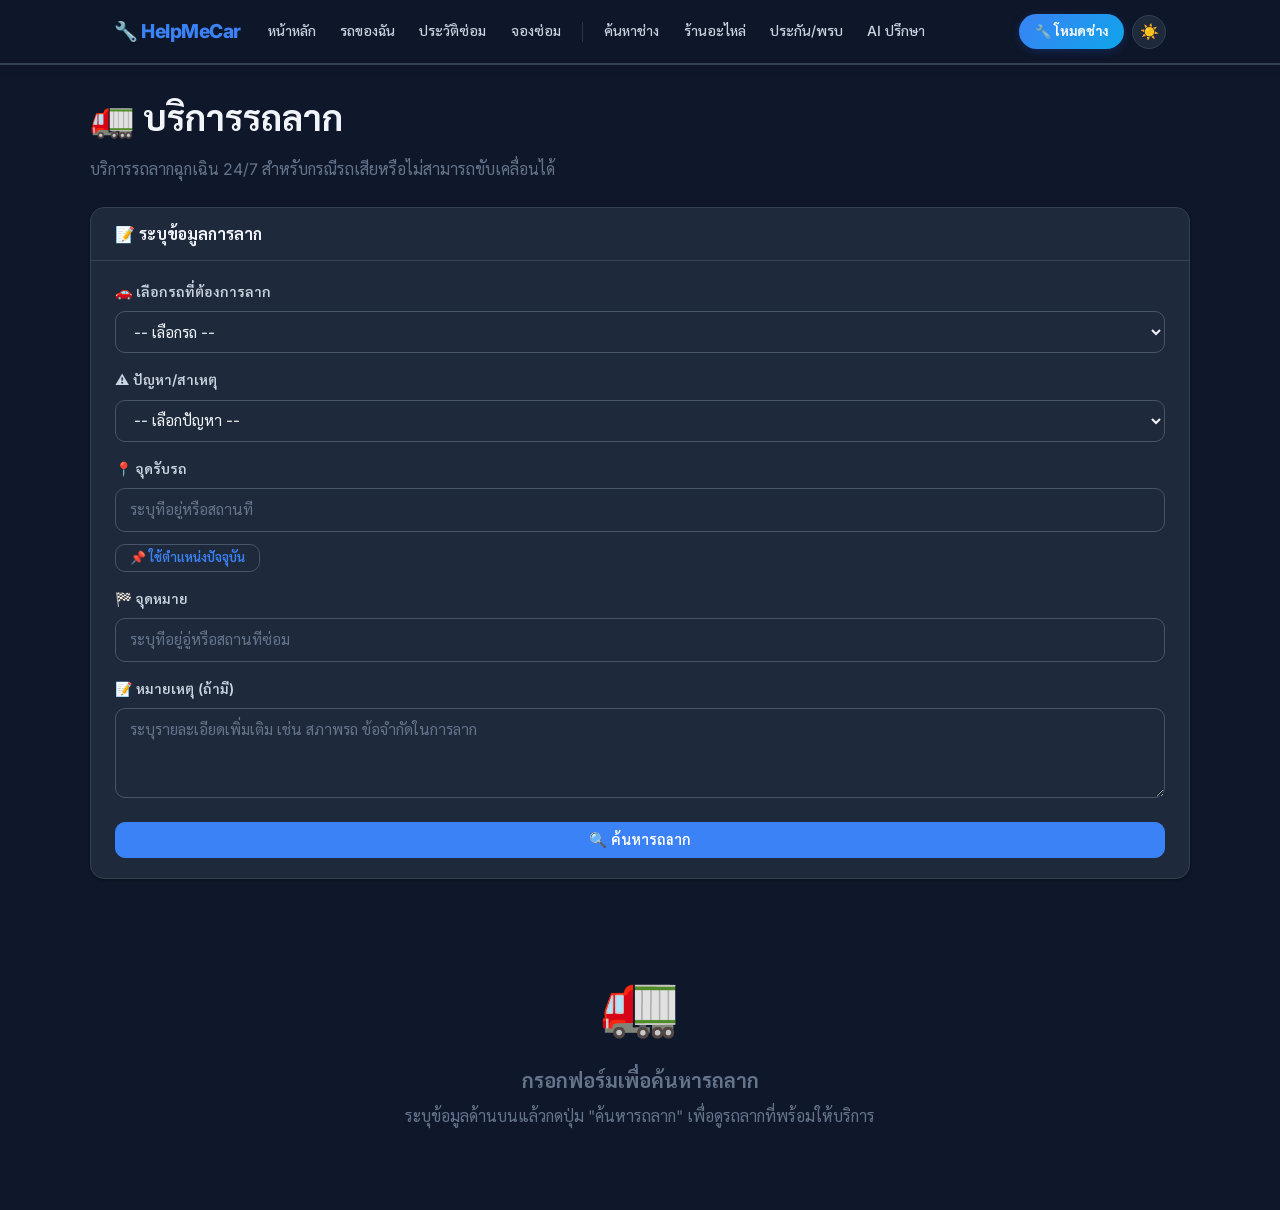
<file: pages/tow-service.html>
<!DOCTYPE html>
<html lang="th">

<head>
    <meta charset="UTF-8">
    <meta name="viewport" content="width=device-width, initial-scale=1.0">
    <meta name="description" content="บริการรถลากฉุกเฉิน 24/7 - HelpMeCar">
    <title>บริการรถลาก - HelpMeCar</title>
    <link rel="stylesheet" href="../css/style.css">
</head>

<body>
    <!-- Navigation Bar -->
    <nav class="navbar">
        <div class="navbar-container">
            <a href="../index.html" class="navbar-brand">
                🔧 HelpMeCar
            </a>

            <button class="navbar-toggle" id="navToggle" aria-label="Toggle menu" aria-expanded="false">
                <span></span>
                <span></span>
                <span></span>
            </button>

            <ul class="navbar-menu" id="navMenu">
                <li><a href="../index.html" class="navbar-link">หน้าหลัก</a></li>
                <li><a href="vehicles.html" class="navbar-link">รถของฉัน</a></li>
                <li><a href="history.html" class="navbar-link">ประวัติซ่อม</a></li>
                <li><a href="booking.html" class="navbar-link">จองซ่อม</a></li>
                <li class="navbar-divider"></li>
                <li><a href="mechanics.html" class="navbar-link">ค้นหาช่าง</a></li>
                <li><a href="store.html" class="navbar-link">ร้านอะไหล่</a></li>
                <li><a href="insurance-rental.html" class="navbar-link">ประกัน/พรบ</a></li>
                <li><a href="consultation.html" class="navbar-link">AI ปรึกษา</a></li>
                <li class="navbar-actions">
                    <a href="mechanic-dashboard.html" class="btn-nav-cta">🔧 โหมดช่าง</a>
                    <button class="theme-toggle" onclick="toggleTheme()" aria-label="Toggle dark mode">
                        <span id="themeIcon">🌙</span>
                    </button>
                </li>
            </ul>
        </div>
    </nav>

    <!-- Main Content -->
    <main class="container section">
        <h1 class="mb-3">🚛 บริการรถลาก</h1>
        <p class="text-muted mb-4">บริการรถลากฉุกเฉิน 24/7 สำหรับกรณีรถเสียหรือไม่สามารถขับเคลื่อนได้</p>

        <!-- Request Form -->
        <div class="card mb-4">
            <div class="card-header">
                <h3 class="card-title">📝 ระบุข้อมูลการลาก</h3>
            </div>
            <div class="card-body">
                <form id="towRequestForm">
                    <!-- Vehicle Selection -->
                    <div class="mb-3">
                        <label for="vehicleSelect" class="form-label">🚗 เลือกรถที่ต้องการลาก</label>
                        <select id="vehicleSelect" class="form-control" required>
                            <option value="">-- เลือกรถ --</option>
                        </select>
                    </div>

                    <!-- Problem/Reason -->
                    <div class="mb-3">
                        <label for="problemSelect" class="form-label">⚠️ ปัญหา/สาเหตุ</label>
                        <select id="problemSelect" class="form-control" required>
                            <option value="">-- เลือกปัญหา --</option>
                            <option value="engine">เครื่องยนต์เสีย</option>
                            <option value="battery">แบตเตอรี่หมด</option>
                            <option value="accident">อุบัติเหตุ</option>
                            <option value="tire">ยางแตก</option>
                            <option value="other">อื่น ๆ</option>
                        </select>
                    </div>

                    <!-- Pickup Location -->
                    <div class="mb-3">
                        <label for="pickupLocation" class="form-label">📍 จุดรับรถ</label>
                        <input type="text" id="pickupLocation" class="form-control" placeholder="ระบุที่อยู่หรือสถานที่"
                            required>
                        <button type="button" class="btn btn-sm btn-outline mt-2" onclick="useCurrentLocation()">
                            📌 ใช้ตำแหน่งปัจจุบัน
                        </button>
                    </div>

                    <!-- Destination -->
                    <div class="mb-3">
                        <label for="destination" class="form-label">🏁 จุดหมาย</label>
                        <input type="text" id="destination" class="form-control"
                            placeholder="ระบุที่อยู่อู่หรือสถานที่ซ่อม" required>
                    </div>

                    <!-- Notes -->
                    <div class="mb-3">
                        <label for="notes" class="form-label">📝 หมายเหตุ (ถ้ามี)</label>
                        <textarea id="notes" class="form-control" rows="3"
                            placeholder="ระบุรายละเอียดเพิ่มเติม เช่น สภาพรถ ข้อจำกัดในการลาก"></textarea>
                    </div>

                    <button type="submit" class="btn btn-primary btn-block">🔍 ค้นหารถลาก</button>
                </form>
            </div>
        </div>

        <!-- Distance & Price Estimate -->
        <div id="estimateCard" class="card mb-4 d-none">
            <div class="card-header"
                style="background: linear-gradient(135deg, #F59E0B 0%, #D97706 100%); color: white;">
                <h3 class="card-title" style="color: white;">💰 ค่าบริการโดยประมาณ</h3>
            </div>
            <div class="card-body">
                <div class="grid grid-2 mb-3">
                    <div>
                        <p class="text-muted mb-1">ระยะทาง</p>
                        <h3 id="estimatedDistance">-</h3>
                    </div>
                    <div class="text-right">
                        <p class="text-muted mb-1">ราคาโดยประมาณ</p>
                        <h3 class="text-primary" id="estimatedPrice">-</h3>
                    </div>
                </div>
                <p class="text-muted" style="font-size: 0.9rem;">
                    ⚠️ ราคาเป็นเพียงการประมาณการเบื้องต้น ราคาจริงอาจแตกต่างตามสภาพการจราจรและสภาพรถ
                </p>
            </div>
        </div>

        <!-- Available Tow Trucks -->
        <div id="towTrucksSection" class="d-none">
            <div class="flex-between mb-3">
                <h2>🚛 รถลากที่พร้อมให้บริการ</h2>
                <p class="text-muted" id="availableCount">-</p>
            </div>
            <div id="towTrucksList" class="grid grid-1 gap-3">
                <!-- Tow trucks cards will be populated here -->
            </div>
        </div>

        <!-- Empty State -->
        <div id="emptyState" class="text-center" style="padding: 3rem 0;">
            <div style="font-size: 4rem; margin-bottom: 1rem;">🚛</div>
            <h3 class="text-muted">กรอกฟอร์มเพื่อค้นหารถลาก</h3>
            <p class="text-muted">ระบุข้อมูลด้านบนแล้วกดปุ่ม "ค้นหารถลาก" เพื่อดูรถลากที่พร้อมให้บริการ</p>
        </div>
    </main>

    <!-- Mobile Bottom Navigation -->
    <nav class="mobile-bottom-nav">
        <a href="../index.html" class="bottom-nav-item">
            <span class="bottom-nav-icon">🏠</span>
            <span class="bottom-nav-label">หน้าหลัก</span>
        </a>
        <a href="vehicles.html" class="bottom-nav-item">
            <span class="bottom-nav-icon">🚗</span>
            <span class="bottom-nav-label">รถของฉัน</span>
        </a>
        <a href="booking.html" class="bottom-nav-item">
            <span class="bottom-nav-icon">📅</span>
            <span class="bottom-nav-label">จองซ่อม</span>
        </a>
        <button class="bottom-nav-item" id="mobileMenuBtn" aria-label="Open menu" >
            <span class="bottom-nav-icon">🍔</span>
            <span class="bottom-nav-label">เมนู</span>
        </button>
    </nav>

    <!-- Confirmation Modal -->
    <div id="confirmModal" class="modal">
        <div class="modal-content" style="max-width: 500px;">
            <div class="modal-header">
                <h3>ยืนยันการเรียกรถลาก</h3>
                <button class="modal-close" onclick="modal.close('confirmModal')">×</button>
            </div>
            <div class="modal-body" id="confirmDetails">
                <!-- Confirmation details will be populated here -->
            </div>
            <div class="modal-footer">
                <button class="btn btn-outline" onclick="modal.close('confirmModal')">ยกเลิก</button>
                <button class="btn btn-primary" onclick="confirmTowRequest()">ยืนยันการเรียก</button>
            </div>
        </div>
    </div>

    <!-- Scripts -->
    <script src="../js/app.js"></script>
    <script src="../js/tow-service.js"></script>
</body>

</html>
</file>
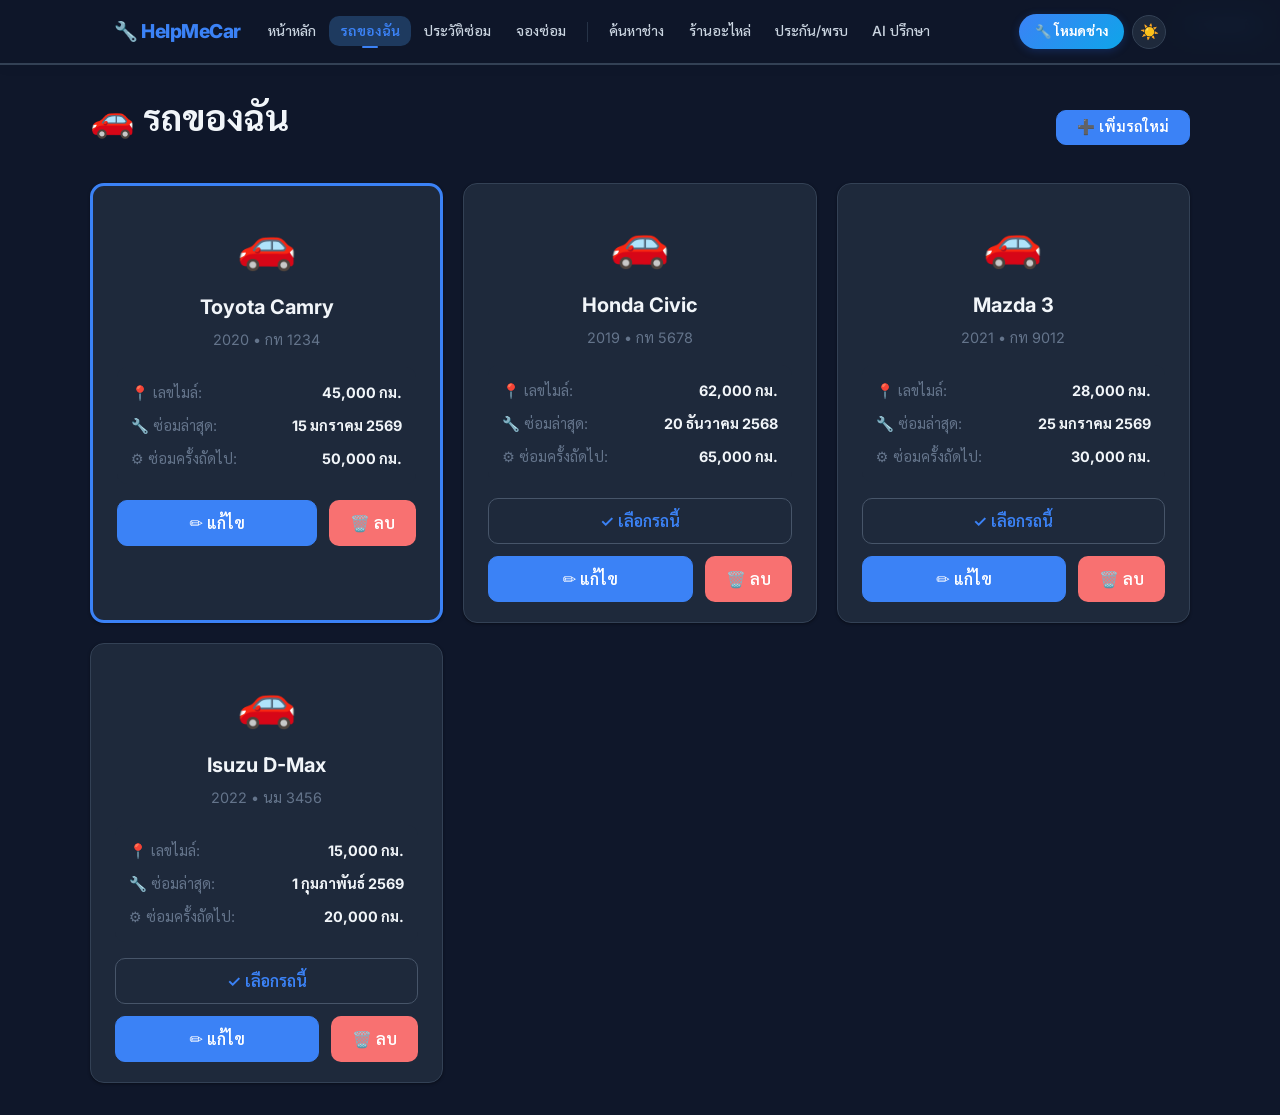
<file: pages/vehicles.html>
<!DOCTYPE html>
<html lang="th">

<head>
    <meta charset="UTF-8">
    <meta name="viewport" content="width=device-width, initial-scale=1.0">
    <title>รถของฉัน - HelpMeCar</title>
    <link rel="preconnect" href="https://fonts.googleapis.com">
    <link rel="preconnect" href="https://fonts.gstatic.com" crossorigin>
    <link href="https://fonts.googleapis.com/css2?family=Sarabun:wght@300;400;500;600;700&display=swap"
        rel="stylesheet">
    <link rel="stylesheet" href="../css/style.css">
</head>

<body>
    <!-- Navigation -->
    <nav class="navbar">
        <div class="navbar-container">
            <a href="../index.html" class="navbar-brand">🔧 HelpMeCar</a>
            <button class="navbar-toggle" id="navToggle" aria-label="Toggle menu" aria-expanded="false">
                <span></span><span></span><span></span>
            </button>
            <ul class="navbar-menu" id="navMenu">
                <li><a href="../index.html" class="navbar-link">หน้าหลัก</a></li>
                <li><a href="vehicles.html" class="navbar-link active">รถของฉัน</a></li>
                <li><a href="history.html" class="navbar-link">ประวัติซ่อม</a></li>
                <li><a href="booking.html" class="navbar-link">จองซ่อม</a></li>
                <li class="navbar-divider"></li>
                <li><a href="mechanics.html" class="navbar-link">ค้นหาช่าง</a></li>
                <li><a href="store.html" class="navbar-link">ร้านอะไหล่</a></li>
                <li><a href="insurance-rental.html" class="navbar-link">ประกัน/พรบ</a></li>
                <li><a href="consultation.html" class="navbar-link">AI ปรึกษา</a></li>
                <li class="navbar-actions">
                    <a href="mechanic-dashboard.html" class="btn-nav-cta">🔧 โหมดช่าง</a>
                    <button class="theme-toggle" onclick="toggleTheme()" aria-label="Toggle dark mode">
                        <span id="themeIcon">🌙</span>
                    </button>
                </li>
            </ul>
        </div>
    </nav>

    <!-- Main Content -->
    <main class="container section">
        <div class="flex-between mb-4">
            <h1>🚗 รถของฉัน</h1>
            <button class="btn btn-primary" onclick="openAddVehicleModal()">➕ เพิ่มรถใหม่</button>
        </div>

        <!-- Vehicles Grid -->
        <div id="vehiclesGrid" class="grid grid-3">
            <!-- Vehicle cards will be populated here -->
        </div>

        <!-- Empty State -->
        <div id="emptyState" class="d-none text-center" style="padding: 4rem 2rem;">
            <div style="font-size: 5rem; margin-bottom: 1rem;">🚗</div>
            <h2>ยังไม่มีรถยนต์</h2>
            <p class="text-muted mb-3">เพิ่มรถยนต์เพื่อเริ่มใช้งานระบบ</p>
            <button class="btn btn-primary" onclick="openAddVehicleModal()">➕ เพิ่มรถคันแรก</button>
        </div>
    </main>

    <!-- Mobile Bottom Navigation -->
    <nav class="mobile-bottom-nav">
        <a href="../index.html" class="bottom-nav-item">
            <span class="bottom-nav-icon">🏠</span>
            <span class="bottom-nav-label">หน้าหลัก</span>
        </a>
        <a href="vehicles.html" class="bottom-nav-item active">
            <span class="bottom-nav-icon">🚗</span>
            <span class="bottom-nav-label">รถของฉัน</span>
        </a>
        <a href="booking.html" class="bottom-nav-item">
            <span class="bottom-nav-icon">📅</span>
            <span class="bottom-nav-label">จองซ่อม</span>
        </a>
        <button class="bottom-nav-item" id="mobileMenuBtn" aria-label="Open menu" >
            <span class="bottom-nav-icon">🍔</span>
            <span class="bottom-nav-label">เมนู</span>
        </button>
    </nav>

    <!-- Add/Edit Vehicle Modal -->
    <div class="modal" id="vehicleModal">
        <div class="modal-content" style="max-width: 500px;">
            <div class="modal-header">
                <h2 id="modalTitle">เพิ่มรถใหม่</h2>
                <button class="modal-close" onclick="modal.close('vehicleModal')">&times;</button>
            </div>
            <div class="modal-body">
                <form id="vehicleForm" onsubmit="submitVehicleForm(event)">
                    <input type="hidden" id="editVehicleId" value="">

                    <div class="form-group">
                        <label for="make" class="form-label">ยี่ห้อ *</label>
                        <input type="text" id="make" name="make" class="form-control"
                            placeholder="เช่น Toyota, Honda, Mazda" required>
                    </div>

                    <div class="form-group">
                        <label for="model" class="form-label">รุ่น *</label>
                        <input type="text" id="model" name="model" class="form-control"
                            placeholder="เช่น Camry, Civic, 3" required>
                    </div>

                    <div class="form-group">
                        <label for="year" class="form-label">ปี *</label>
                        <input type="number" id="year" name="year" class="form-control" placeholder="เช่น 2020"
                            min="1900" max="2030" required>
                    </div>

                    <div class="form-group">
                        <label for="licensePlate" class="form-label">ทะเบียนรถ *</label>
                        <input type="text" id="licensePlate" name="licensePlate" class="form-control"
                            placeholder="เช่น กท 1234" required>
                    </div>

                    <div class="form-group">
                        <label for="mileage" class="form-label">เลขไมล์ปัจจุบัน (กม.) *</label>
                        <input type="number" id="mileage" name="mileage" class="form-control" placeholder="เช่น 45000"
                            min="0" required>
                    </div>

                    <div class="form-group">
                        <label for="vin" class="form-label">เลขตัวถัง VIN (ไม่บังคับ)</label>
                        <input type="text" id="vin" name="vin" class="form-control" placeholder="17 ตัวอักษร"
                            maxlength="17">
                    </div>

                    <div class="flex-between" style="gap: 1rem; margin-top: 2rem;">
                        <button type="button" class="btn btn-outline" onclick="modal.close('vehicleModal')"
                            style="flex: 1;">ยกเลิก</button>
                        <button type="submit" class="btn btn-primary" style="flex: 1;">บันทึก</button>
                    </div>
                </form>
            </div>
        </div>
    </div>

    <!-- Scripts -->
    <script src="../js/app.js"></script>
    <script src="../js/vehicles.js"></script>
</body>

</html>
</file>
<file: css/style.css>
/* ================================================
   HelpMeCar — Clean Modern Design System v2
   ================================================ */

/* Google Fonts — Inter for UI + Sarabun for Thai */
@import url('https://fonts.googleapis.com/css2?family=Inter:wght@400;500;600;700;800&family=Sarabun:wght@400;500;600;700&display=swap');

/* ================================================
   DESIGN TOKENS
   ================================================ */
:root {
  /* Brand Colors */
  --brand-primary: #2563EB;
  --brand-primary-hover: #1D4ED8;
  --brand-light: #EFF6FF;
  --brand-accent: #0EA5E9;

  /* Semantic Colors */
  --success: #16A34A;
  --success-bg: #F0FDF4;
  --warning: #D97706;
  --warning-bg: #FFFBEB;
  --danger: #DC2626;
  --danger-bg: #FEF2F2;
  --info: #0284C7;
  --info-bg: #F0F9FF;

  /* Neutral Palette (Light) */
  --bg-page: #F8FAFC;
  --bg-card: #FFFFFF;
  --bg-subtle: #F1F5F9;
  --bg-muted: #E2E8F0;
  --border: #E2E8F0;
  --border-strong: #CBD5E1;

  /* Text (Light) */
  --text-primary: #0F172A;
  --text-secondary: #475569;
  --text-muted: #94A3B8;
  --text-inverse: #FFFFFF;

  /* Aliases for backwards compat */
  --primary-blue: var(--brand-primary);
  --primary-blue-light: #3B82F6;
  --electric-blue: var(--brand-accent);
  --royal-blue: var(--brand-primary);
  --steel-blue: var(--brand-primary);
  --cyan-blue: var(--brand-accent);
  --bg-light: var(--bg-subtle);
  --bg-grey: var(--bg-subtle);
  --bg-white: var(--bg-card);
  --text-dark: var(--text-primary);
  --text-white: var(--text-inverse);
  --charcoal-grey: #334155;
  --slate-blue: #3B82F6;

  /* Spacing */
  --space-1: 0.25rem;
  --space-2: 0.5rem;
  --space-3: 0.75rem;
  --space-4: 1rem;
  --space-5: 1.25rem;
  --space-6: 1.5rem;
  --space-8: 2rem;
  --space-10: 2.5rem;
  --space-12: 3rem;
  --spacing-xs: 0.5rem;
  --spacing-sm: 1rem;
  --spacing-md: 1.5rem;
  --spacing-lg: 2rem;
  --spacing-xl: 3rem;

  /* Radius */
  --radius-sm: 6px;
  --radius-md: 10px;
  --radius-lg: 14px;
  --radius-xl: 20px;
  --radius-full: 9999px;

  /* Shadows */
  --shadow-sm: 0 1px 3px rgba(0, 0, 0, 0.08), 0 1px 2px rgba(0, 0, 0, 0.04);
  --shadow-md: 0 4px 12px rgba(0, 0, 0, 0.08), 0 2px 4px rgba(0, 0, 0, 0.04);
  --shadow-lg: 0 10px 25px rgba(0, 0, 0, 0.1), 0 4px 10px rgba(0, 0, 0, 0.06);
  --shadow-colored: 0 8px 20px rgba(37, 99, 235, 0.2);
  --shadow-glow: 0 0 0 3px rgba(37, 99, 235, 0.2);

  /* Transitions */
  --transition-fast: 0.15s ease;
  --transition-normal: 0.25s ease;
  --transition-slow: 0.4s ease;
  --transition-bounce: 0.3s cubic-bezier(0.34, 1.56, 0.64, 1);
}

/* ================================================
   DARK MODE
   ================================================ */
[data-theme="dark"] {
  --bg-page: #0F172A;
  --bg-card: #1E293B;
  --bg-subtle: #1E293B;
  --bg-muted: #334155;
  --border: #334155;
  --border-strong: #475569;

  --text-primary: #F1F5F9;
  --text-secondary: #CBD5E1;
  --text-muted: #64748B;

  --brand-primary: #3B82F6;
  --brand-primary-hover: #60A5FA;
  --brand-light: #1E3A5F;

  --success: #22C55E;
  --success-bg: #052E16;
  --warning: #FBBF24;
  --warning-bg: #1C1107;
  --danger: #F87171;
  --danger-bg: #1F0707;

  /* Backwards compat */
  --primary-blue: #3B82F6;
  --primary-blue-light: #60A5FA;
  --electric-blue: #38BDF8;
  --royal-blue: #60A5FA;
  --steel-blue: #3B82F6;
  --bg-light: #1E293B;
  --bg-grey: #1E293B;
  --bg-white: #1E293B;
  --text-dark: #F1F5F9;

  --shadow-sm: 0 1px 3px rgba(0, 0, 0, 0.4);
  --shadow-md: 0 4px 12px rgba(0, 0, 0, 0.4);
  --shadow-lg: 0 10px 25px rgba(0, 0, 0, 0.5);
}

/* ================================================
   RESET & BASE
   ================================================ */
*,
*::before,
*::after {
  margin: 0;
  padding: 0;
  box-sizing: border-box;
}

html {
  font-size: 16px;
  scroll-behavior: smooth;
}

body {
  font-family: 'Inter', 'Sarabun', system-ui, sans-serif;
  background: var(--bg-page);
  color: var(--text-primary);
  line-height: 1.6;
  -webkit-font-smoothing: antialiased;
  min-height: 100vh;
  transition: background-color 0.3s ease, color 0.3s ease;
}

/* ================================================
   TYPOGRAPHY
   ================================================ */
h1,
h2,
h3,
h4,
h5,
h6 {
  font-weight: 700;
  line-height: 1.25;
  color: var(--text-primary);
  margin-bottom: 0.5em;
}

h1 {
  font-size: clamp(1.75rem, 4vw, 2.25rem);
}

h2 {
  font-size: clamp(1.4rem, 3vw, 1.75rem);
}

h3 {
  font-size: 1.25rem;
}

h4 {
  font-size: 1.1rem;
}

h5 {
  font-size: 1rem;
}

h6 {
  font-size: 0.875rem;
}

p {
  margin-bottom: 0.75em;
}

p:last-child {
  margin-bottom: 0;
}

a {
  color: var(--brand-primary);
  text-decoration: none;
  transition: color var(--transition-fast);
}

a:hover {
  color: var(--brand-primary-hover);
}

/* ================================================
   LAYOUT
   ================================================ */
.container {
  width: 100%;
  max-width: 1100px;
  margin: 0 auto;
  padding: 0 var(--space-6);
}

.section {
  padding: var(--space-8) 0;
}

/* ================================================
   NAVBAR
   ================================================ */
.navbar {
  background: rgba(255, 255, 255, 0.92);
  backdrop-filter: blur(12px);
  -webkit-backdrop-filter: blur(12px);
  border-bottom: 1px solid var(--border);
  position: sticky;
  top: 0;
  z-index: 1000;
  height: 64px;
  display: flex;
  align-items: center;
  box-shadow: 0 1px 0 var(--border), 0 4px 12px rgba(0, 0, 0, 0.04);
  transition: background 0.3s, border-color 0.3s, box-shadow 0.3s;
}

[data-theme="dark"] .navbar {
  background: rgba(15, 23, 42, 0.92);
}

.navbar.scrolled {
  box-shadow: 0 1px 0 var(--border), 0 8px 24px rgba(0, 0, 0, 0.08);
}

.navbar-container {
  max-width: 1100px;
  width: 100%;
  margin: 0 auto;
  padding: 0 var(--space-6);
  display: flex;
  align-items: center;
  gap: var(--space-4);
}

.navbar-brand {
  font-size: 1.2rem;
  font-weight: 800;
  color: var(--brand-primary);
  display: flex;
  align-items: center;
  gap: var(--space-2);
  text-decoration: none;
  flex-shrink: 0;
  letter-spacing: -0.5px;
  transition: all var(--transition-fast);
}

.navbar-brand:hover {
  color: var(--brand-primary-hover);
  transform: scale(1.02);
}

.navbar-menu {
  display: flex;
  align-items: center;
  gap: 2px;
  list-style: none;
  flex: 1;
}

.navbar-link {
  color: var(--text-secondary);
  font-weight: 500;
  font-size: 0.875rem;
  padding: 0.4rem 0.7rem;
  border-radius: var(--radius-md);
  text-decoration: none;
  transition: all var(--transition-fast);
  white-space: nowrap;
  position: relative;
}

.navbar-link:hover {
  background: var(--bg-subtle);
  color: var(--text-primary);
}

.navbar-link.active {
  background: var(--brand-light);
  color: var(--brand-primary);
  font-weight: 600;
}

.navbar-link.active::after {
  content: '';
  position: absolute;
  bottom: -2px;
  left: 50%;
  transform: translateX(-50%);
  width: 16px;
  height: 2px;
  background: var(--brand-primary);
  border-radius: 2px;
}

.navbar-divider {
  width: 1px;
  height: 20px;
  background: var(--border);
  margin: 0 var(--space-2);
  flex-shrink: 0;
  opacity: 0.7;
}

.navbar-actions {
  display: flex;
  align-items: center;
  gap: var(--space-2);
  margin-left: auto;
  flex-shrink: 0;
}

.btn-nav-cta {
  background: linear-gradient(135deg, var(--brand-primary) 0%, var(--brand-accent) 100%);
  color: white;
  padding: 0.45rem 1rem;
  border-radius: var(--radius-full);
  font-weight: 700;
  font-size: 0.82rem;
  text-decoration: none;
  transition: all 0.2s ease;
  display: flex;
  align-items: center;
  gap: 4px;
  box-shadow: 0 2px 8px rgba(37, 99, 235, 0.25);
  white-space: nowrap;
}

.btn-nav-cta:hover {
  background: linear-gradient(135deg, var(--brand-primary-hover) 0%, #0284C7 100%);
  color: white;
  transform: translateY(-2px);
  box-shadow: 0 6px 18px rgba(37, 99, 235, 0.4);
}

.theme-toggle {
  background: var(--bg-subtle);
  border: 1px solid var(--border);
  color: var(--text-secondary);
  width: 34px;
  height: 34px;
  border-radius: var(--radius-full);
  display: flex;
  align-items: center;
  justify-content: center;
  cursor: pointer;
  transition: all var(--transition-fast);
  font-size: 0.95rem;
  flex-shrink: 0;
}

.theme-toggle:hover {
  background: var(--bg-muted);
  border-color: var(--border-strong);
  transform: rotate(20deg) scale(1.1);
}

/* Mobile toggle */
.navbar-toggle {
  display: none;
  flex-direction: column;
  gap: 5px;
  background: none;
  border: 1px solid var(--border);
  border-radius: var(--radius-md);
  cursor: pointer;
  padding: 8px 10px;
  margin-left: auto;
  flex-shrink: 0;
  transition: all var(--transition-fast);
}

.navbar-toggle:hover {
  background: var(--bg-subtle);
  border-color: var(--border-strong);
}

.navbar-toggle span {
  display: block;
  width: 20px;
  height: 2px;
  background: var(--text-primary);
  border-radius: 2px;
  transition: all 0.3s cubic-bezier(0.34, 1.56, 0.64, 1);
  transform-origin: center;
}

/* Hamburger → X animation */
.navbar-toggle.open span:nth-child(1) {
  transform: translateY(7px) rotate(45deg);
}

.navbar-toggle.open span:nth-child(2) {
  opacity: 0;
  transform: scaleX(0);
}

.navbar-toggle.open span:nth-child(3) {
  transform: translateY(-7px) rotate(-45deg);
}

/* Skip nav */
.skip-nav {
  position: absolute;
  top: -100px;
  left: 1rem;
  background: var(--brand-primary);
  color: white;
  padding: 0.5rem 1rem;
  border-radius: var(--radius-md);
  z-index: 2000;
}

.skip-nav:focus {
  top: 1rem;
}


/* ================================================
   BUTTONS
   ================================================ */
.btn {
  display: inline-flex;
  align-items: center;
  justify-content: center;
  gap: var(--space-2);
  padding: 0.6rem 1.25rem;
  border-radius: var(--radius-md);
  font-family: inherit;
  font-weight: 600;
  font-size: 0.9rem;
  cursor: pointer;
  border: 1.5px solid transparent;
  text-decoration: none;
  transition: all var(--transition-fast);
  white-space: nowrap;
  line-height: 1;
}

.btn:disabled {
  opacity: 0.5;
  cursor: not-allowed;
  pointer-events: none;
}

/* Primary */
.btn-primary {
  background: var(--brand-primary);
  color: white;
  border-color: var(--brand-primary);
}

.btn-primary:hover {
  background: var(--brand-primary-hover);
  border-color: var(--brand-primary-hover);
  color: white;
  transform: translateY(-1px);
  box-shadow: var(--shadow-colored);
}

/* Outline */
.btn-outline {
  background: transparent;
  color: var(--brand-primary);
  border-color: var(--border-strong);
}

.btn-outline:hover {
  background: var(--brand-light);
  border-color: var(--brand-primary);
  color: var(--brand-primary);
}

/* Danger */
.btn-danger {
  background: var(--danger);
  color: white;
  border-color: var(--danger);
}

.btn-danger:hover {
  opacity: 0.9;
  transform: translateY(-1px);
  color: white;
}

/* Sizes */
.btn-sm {
  padding: 0.4rem 0.875rem;
  font-size: 0.8rem;
}

.btn-lg {
  padding: 0.75rem 1.75rem;
  font-size: 1rem;
}

.btn-xl {
  padding: 1rem 2rem;
  font-size: 1.1rem;
  border-radius: var(--radius-lg);
}

.btn-block {
  width: 100%;
}

/* Emergency button */
.btn-emergency {
  background: linear-gradient(135deg, #DC2626, #EF4444);
  color: white;
  border-color: #DC2626;
  box-shadow: 0 4px 15px rgba(220, 38, 38, 0.3);
}

.btn-emergency:hover {
  box-shadow: 0 6px 20px rgba(220, 38, 38, 0.4);
  transform: translateY(-2px);
  color: white;
}

/* ================================================
   CARDS
   ================================================ */
.card {
  background: var(--bg-card);
  border-radius: var(--radius-lg);
  border: 1px solid var(--border);
  box-shadow: var(--shadow-sm);
  transition: box-shadow var(--transition-normal), transform var(--transition-normal), border-color var(--transition-normal);
  overflow: hidden;
}

.card:hover {
  box-shadow: var(--shadow-md);
  transform: translateY(-2px);
  border-color: var(--border-strong);
}

.card-glass {
  background: var(--bg-card);
  backdrop-filter: blur(12px);
}

.card-header {
  padding: var(--space-4) var(--space-6);
  border-bottom: 1px solid var(--border);
  display: flex;
  align-items: center;
  justify-content: space-between;
}

.card-title {
  font-size: 1rem;
  font-weight: 700;
  color: var(--text-primary);
  margin: 0;
}

.card-body {
  padding: var(--space-5) var(--space-6);
}

.card-footer {
  padding: var(--space-4) var(--space-6);
  border-top: 1px solid var(--border);
  background: var(--bg-subtle);
  display: flex;
  align-items: center;
  gap: var(--space-3);
}

/* Stat cards */
.stat-card {
  background: var(--bg-card);
  border-radius: var(--radius-lg);
  border: 1px solid var(--border);
  padding: var(--space-5);
}

.stat-title {
  font-size: 0.8rem;
  font-weight: 600;
  color: var(--text-muted);
  text-transform: uppercase;
  letter-spacing: 0.05em;
  margin-bottom: 0.5rem;
}

.stat-value {
  font-size: 1.75rem;
  font-weight: 800;
  color: var(--text-primary);
  line-height: 1;
}

.bg-gradient-blue {
  background: linear-gradient(135deg, #EFF6FF, #DBEAFE);
  border-color: #BFDBFE;
}

.bg-gradient-green {
  background: linear-gradient(135deg, #F0FDF4, #DCFCE7);
  border-color: #A7F3D0;
}

.bg-gradient-orange {
  background: linear-gradient(135deg, #FFFBEB, #FEF3C7);
  border-color: #FDE68A;
}

.bg-gradient-purple {
  background: linear-gradient(135deg, #F5F3FF, #EDE9FE);
  border-color: #C4B5FD;
}

[data-theme="dark"] .bg-gradient-blue {
  background: rgba(59, 130, 246, 0.1);
  border-color: rgba(59, 130, 246, 0.25);
}

[data-theme="dark"] .bg-gradient-green {
  background: rgba(34, 197, 94, 0.1);
  border-color: rgba(34, 197, 94, 0.25);
}

[data-theme="dark"] .bg-gradient-orange {
  background: rgba(251, 191, 36, 0.1);
  border-color: rgba(251, 191, 36, 0.25);
}

[data-theme="dark"] .bg-gradient-purple {
  background: rgba(167, 139, 250, 0.1);
  border-color: rgba(167, 139, 250, 0.25);
}

/* ================================================
   FORMS
   ================================================ */
.form-group {
  margin-bottom: var(--space-5);
}

.form-label {
  display: block;
  font-weight: 600;
  font-size: 0.875rem;
  color: var(--text-secondary);
  margin-bottom: var(--space-2);
}

.form-control {
  width: 100%;
  padding: 0.6rem 0.875rem;
  background: var(--bg-card);
  border: 1.5px solid var(--border-strong);
  border-radius: var(--radius-md);
  font-family: inherit;
  font-size: 0.95rem;
  color: var(--text-primary);
  transition: border-color var(--transition-fast), box-shadow var(--transition-fast);
  line-height: 1.5;
}

.form-control:focus {
  outline: none;
  border-color: var(--brand-primary);
  box-shadow: var(--shadow-glow);
}

.form-control::placeholder {
  color: var(--text-muted);
}

textarea.form-control {
  resize: vertical;
  min-height: 90px;
}

select.form-control {
  cursor: pointer;
}

/* ================================================
   GRIDS
   ================================================ */
.grid {
  display: grid;
  gap: var(--space-5);
}

.grid-1 {
  grid-template-columns: 1fr;
}

.grid-2 {
  grid-template-columns: repeat(2, 1fr);
}

.grid-3 {
  grid-template-columns: repeat(3, 1fr);
}

.grid-4 {
  grid-template-columns: repeat(4, 1fr);
}

.gap-3 {
  gap: var(--space-3);
}

/* ================================================
   BADGES
   ================================================ */
.badge {
  display: inline-flex;
  align-items: center;
  gap: 4px;
  padding: 0.25rem 0.6rem;
  border-radius: var(--radius-full);
  font-size: 0.75rem;
  font-weight: 600;
  line-height: 1;
}

.badge-primary {
  background: var(--brand-light);
  color: var(--brand-primary);
}

.badge-success {
  background: var(--success-bg);
  color: var(--success);
}

.badge-warning {
  background: var(--warning-bg);
  color: var(--warning);
}

.badge-danger {
  background: var(--danger-bg);
  color: var(--danger);
}

.badge-secondary {
  background: var(--bg-muted);
  color: var(--text-secondary);
}

.badge-info {
  background: var(--info-bg);
  color: var(--info);
}

.badge-appointment {
  background: var(--success-bg);
  color: var(--success);
}

.badge-verified {
  background: #EFF6FF;
  color: #1D4ED8;
}

/* ================================================
   MODAL
   ================================================ */
.modal {
  position: fixed;
  inset: 0;
  background: rgba(0, 0, 0, 0.5);
  backdrop-filter: blur(4px);
  z-index: 9000;
  display: flex;
  align-items: center;
  justify-content: center;
  padding: var(--space-4);
  opacity: 0;
  pointer-events: none;
  transition: opacity var(--transition-normal);
}

.modal.active {
  opacity: 1;
  pointer-events: auto;
}

.modal-content {
  background: var(--bg-card);
  border-radius: var(--radius-xl);
  border: 1px solid var(--border);
  box-shadow: var(--shadow-lg);
  width: 100%;
  max-width: 560px;
  max-height: 90vh;
  overflow-y: auto;
  transform: scale(0.96) translateY(8px);
  transition: transform var(--transition-normal);
}

.modal.active .modal-content {
  transform: scale(1) translateY(0);
}

.modal-header {
  padding: var(--space-5) var(--space-6);
  border-bottom: 1px solid var(--border);
  display: flex;
  align-items: center;
  justify-content: space-between;
}

.modal-header h3 {
  margin: 0;
  font-size: 1.1rem;
}

.modal-close {
  background: var(--bg-subtle);
  border: none;
  color: var(--text-muted);
  width: 30px;
  height: 30px;
  border-radius: var(--radius-full);
  font-size: 1.25rem;
  line-height: 1;
  cursor: pointer;
  display: flex;
  align-items: center;
  justify-content: center;
  transition: all var(--transition-fast);
}

.modal-close:hover {
  background: var(--danger-bg);
  color: var(--danger);
}

.modal-body {
  padding: var(--space-6);
}

.modal-footer {
  padding: var(--space-4) var(--space-6);
  border-top: 1px solid var(--border);
  display: flex;
  justify-content: flex-end;
  gap: var(--space-3);
}

/* ================================================
   ALERTS / NOTIFICATIONS
   ================================================ */
.notification {
  position: fixed;
  top: var(--space-5);
  right: var(--space-5);
  z-index: 9999;
  max-width: 360px;
  background: var(--bg-card);
  border-radius: var(--radius-lg);
  border: 1px solid var(--border);
  box-shadow: var(--shadow-lg);
  padding: var(--space-4) var(--space-5);
  display: flex;
  align-items: flex-start;
  gap: var(--space-3);
  transform: translateX(120%);
  transition: transform var(--transition-bounce);
}

.notification.show {
  transform: translateX(0);
}

.notification.success {
  border-left: 4px solid var(--success);
}

.notification.error {
  border-left: 4px solid var(--danger);
}

.notification.info {
  border-left: 4px solid var(--info);
}

/* ================================================
   FILTER BAR
   ================================================ */
.filter-bar {
  display: flex;
  flex-wrap: wrap;
  gap: var(--space-3);
  margin-bottom: var(--space-6);
  align-items: center;
  background: var(--bg-card);
  border: 1px solid var(--border);
  border-radius: var(--radius-lg);
  padding: var(--space-4);
}

.search-box {
  flex: 1;
  min-width: 240px;
  position: relative;
}

.search-icon {
  position: absolute;
  left: 0.75rem;
  top: 50%;
  transform: translateY(-50%);
  color: var(--text-muted);
  font-size: 0.9rem;
}

.search-box .form-control {
  padding-left: 2.25rem;
}

/* ================================================
   TRUST / STATUS INDICATORS
   ================================================ */
.trust-badge {
  display: inline-flex;
  align-items: center;
  gap: var(--space-1);
  font-size: 0.78rem;
  font-weight: 600;
  color: var(--success);
  background: var(--success-bg);
  padding: 0.25rem 0.6rem;
  border-radius: var(--radius-full);
}

.security-indicator {
  display: inline-flex;
  align-items: center;
  gap: var(--space-2);
  font-size: 0.8rem;
  color: var(--text-muted);
  background: var(--bg-subtle);
  padding: 0.35rem 0.75rem;
  border-radius: var(--radius-full);
  border: 1px solid var(--border);
}

/* ================================================
   UTILITY CLASSES
   ================================================ */
/* Text */
.text-primary {
  color: var(--brand-primary) !important;
}

.text-muted {
  color: var(--text-muted) !important;
}

.text-success {
  color: var(--success) !important;
}

.text-danger {
  color: var(--danger) !important;
}

.text-center {
  text-align: center !important;
}

.text-right {
  text-align: right !important;
}

.text-end {
  text-align: right !important;
}

/* Margin / Padding */
.mb-0 {
  margin-bottom: 0 !important;
}

.mb-1 {
  margin-bottom: var(--space-2) !important;
}

.mb-2 {
  margin-bottom: var(--space-3) !important;
}

.mb-3 {
  margin-bottom: var(--space-4) !important;
}

.mb-4 {
  margin-bottom: var(--space-6) !important;
}

.mt-1 {
  margin-top: var(--space-2) !important;
}

.mt-2 {
  margin-top: var(--space-3) !important;
}

.mt-3 {
  margin-top: var(--space-4) !important;
}

.mt-4 {
  margin-top: var(--space-6) !important;
}

.py-4 {
  padding-top: var(--space-6);
  padding-bottom: var(--space-6);
}

/* Display */
.d-none {
  display: none !important;
}

.flex-between {
  display: flex;
  align-items: center;
  justify-content: space-between;
}

.gap-2 {
  gap: var(--space-3);
}

.rounded-lg {
  border-radius: var(--radius-lg);
}

.shadow-sm {
  box-shadow: var(--shadow-sm);
}

.bg-white {
  background: var(--bg-card);
}

/* Backwards compat */
.h5 {
  font-size: 1rem;
}

.p-3 {
  padding: var(--space-4);
}

/* ================================================
   STAR RATINGS
   ================================================ */
.stars {
  color: #FBBF24;
  letter-spacing: 1px;
}

/* ================================================
   ANIMATIONS (subtle only)
   ================================================ */
@keyframes float {

  0%,
  100% {
    transform: translateY(0);
  }

  50% {
    transform: translateY(-6px);
  }
}

@keyframes fadeIn {
  from {
    opacity: 0;
    transform: translateY(12px);
  }

  to {
    opacity: 1;
    transform: translateY(0);
  }
}

body {
  animation: fadeIn 0.3s ease-out;
}

/* ================================================
   MECHANIC JOB CARDS
   ================================================ */
.job-card {
  display: flex;
  align-items: flex-start;
  gap: var(--space-4);
  padding: var(--space-5);
  background: var(--bg-card);
  border: 1px solid var(--border);
  border-radius: var(--radius-lg);
  transition: all var(--transition-fast);
}

.job-card:hover {
  border-color: var(--brand-primary);
  box-shadow: var(--shadow-md);
}

/* ================================================
   RESPONSIVE — MOBILE
   ================================================ */
@media (max-width: 768px) {
  .container {
    padding: 0 var(--space-4);
  }

  .section {
    padding: var(--space-6) 0;
  }

/* ---- Mobile Navbar Fixes ---- */
  .navbar {
    backdrop-filter: none !important;
    -webkit-backdrop-filter: none !important;
    background: var(--bg-card) !important;
  }

  /* ---- Hamburger button ---- */
  .navbar-toggle {
    display: none;
    align-items: center;
    justify-content: center;
    width: 44px;
    height: 44px;
    padding: 0;
    flex-direction: column;
    gap: 5px;
  }

  /* Hamburger → X animation */
  .navbar-toggle span {
    width: 24px;
    height: 2.5px;
    background: var(--text-primary);
    border-radius: 3px;
    display: block;
    transition: transform 0.3s ease, opacity 0.3s ease;
    transform-origin: center;
  }

  .navbar-toggle.open span:nth-child(1) {
    transform: translateY(7.5px) rotate(45deg);
  }

  .navbar-toggle.open span:nth-child(2) {
    opacity: 0;
    transform: scaleX(0);
  }

  .navbar-toggle.open span:nth-child(3) {
    transform: translateY(-7.5px) rotate(-45deg);
  }

  /* ---- Dark overlay when menu is open ---- */
  .nav-overlay {
    display: block;
    position: fixed;
    inset: 0;
    background: rgba(0, 0, 0, 0.5);
    backdrop-filter: blur(2px);
    z-index: 998;
    opacity: 0;
    visibility: hidden;
    touch-action: none;
    transition: opacity 0.3s ease, visibility 0s 0.3s;
  }

  .nav-overlay.active {
    opacity: 1;
    visibility: visible;
    transition: opacity 0.3s ease, visibility 0s;
  }

  /* ---- Menu drawer (Floating Bottom Sheet) ---- */
  .navbar-menu {
    display: flex;
    position: fixed;
    top: auto;
    left: var(--space-3);
    right: var(--space-3);
    bottom: 84px; /* Rest just above the bottom nav */
    width: auto;
    max-height: calc(85vh - 90px);
    background: var(--bg-card);
    border: 1px solid var(--border-strong);
    border-radius: var(--radius-xl);
    flex-direction: column;
    align-items: stretch;
    padding: var(--space-5) var(--space-3) var(--space-3) var(--space-3);
    gap: 0;
    overflow-y: auto;
    overscroll-behavior: contain;
    -webkit-overflow-scrolling: touch;
    z-index: 10000;
    box-shadow: 0 10px 40px rgba(0, 0, 0, 0.4);
    
    /* Clean, robust rendering strategy */
    opacity: 0;
    pointer-events: none;
    transform: translateY(40px); 
    transition: all 0.35s cubic-bezier(0.34, 1.56, 0.64, 1);
  }

  /* Pill indicator for bottom sheet */
  .navbar-menu::before {
    content: '';
    position: absolute;
    top: 12px;
    left: 50%;
    transform: translateX(-50%);
    width: 40px;
    height: 4px;
    background: var(--border-strong);
    border-radius: 4px;
  }

  .navbar-menu.active {
    opacity: 1;
    pointer-events: auto;
    transform: translateY(0);
  }

  /* ---- Nav links in drawer ---- */
  .navbar-link {
    display: flex;
    align-items: center;
    padding: 0.6rem var(--space-3);
    font-size: 0.95rem;
    font-weight: 500;
    border-radius: var(--radius-md);
    /* Ensure the 48px touch target rule */
    min-height: 48px;
    margin-bottom: 2px;
  }

  .navbar-link:hover {
    background: var(--bg-subtle);
  }

  .navbar-link.active {
    background: var(--brand-light);
    color: var(--brand-primary);
  }

  /* Divider becomes a horizontal rule */
  .navbar-divider {
    width: 100%;
    height: 1px;
    margin: var(--space-3) 0;
  }

  /* Actions at bottom of drawer */
  .navbar-actions {
    flex-direction: column;
    align-items: stretch;
    gap: var(--space-3);
    margin-top: var(--space-3);
    padding-top: var(--space-3);
    border-top: 1px solid var(--border);
    border-left: none;
    padding-left: 0;
  }

  .btn-nav-cta {
    justify-content: center;
  }

  /* ---- Grids ---- */
  .grid-2,
  .grid-3,
  .grid-4 {
    grid-template-columns: 1fr;
  }

  /* ---- Buttons ---- */
  .btn-xl {
    font-size: 1rem;
    padding: 0.875rem 1.5rem;
  }

  /* ---- Cards ---- */
  .card-body {
    padding: var(--space-4);
  }

  .card-header {
    padding: var(--space-4);
    flex-wrap: wrap;
    gap: var(--space-2);
  }

  .card-footer {
    padding: var(--space-4);
  }

  /* ---- Filter bar ---- */
  .filter-bar {
    flex-direction: column;
    align-items: stretch;
  }

  .filter-bar>* {
    width: 100%;
    flex: 1 1 auto;
  }

  .search-box {
    width: 100%;
    min-width: unset;
  }

  /* ---- Flex-between: wrap on small screens ---- */
  .flex-between {
    flex-wrap: wrap;
    gap: var(--space-3);
  }

  /* ---- Notification: full-width on mobile ---- */
  .notification {
    right: var(--space-4);
    left: var(--space-4);
    max-width: none;
    width: auto;
    transform: translateY(-120%);
  }

  .notification.show {
    transform: translateY(0);
  }

  /* ---- Table responsive wrapper ---- */
  .table-responsive {
    width: 100%;
    overflow-x: auto;
    -webkit-overflow-scrolling: touch;
    border-radius: var(--radius-sm);
  }

  /* ---- Contact Banner: stack vertically ---- */
  .contact-banner {
    flex-direction: column;
    text-align: center;
    gap: var(--space-3);
  }

  /* ---- Hero banners: reduce padding & hide decorative emoji ---- */
  .hero-banner {
    padding: 1.5rem 1.25rem;
  }

  .hero-banner::after {
    display: none;
  }

  .insurance-hero::before {
    display: none;
  }

  /* ---- Mobile UX Touch Guidelines ---- */
  .btn, .action-btn, .form-control, .service-item {
    min-height: 48px;
    display: flex;
    align-items: center;
    justify-content: center;
  }
  
  .service-item {
    flex-direction: column;
    padding: 1rem;
  }
  
  body {
    padding-bottom: 76px; /* Offset for mobile bottom nav */
  }
}

@media (max-width: 480px) {
  h1 {
    font-size: 1.5rem;
  }

  h2 {
    font-size: 1.25rem;
  }

  .btn-xl {
    width: 100%;
  }

  /* ---- Tab bar: horizontal scroll for many tabs ---- */
  .service-tab-bar {
    flex-wrap: nowrap;
    overflow-x: auto;
    justify-content: flex-start;
    padding-bottom: var(--space-2);
    -webkit-overflow-scrolling: touch;
    scrollbar-width: none;
  }

  .service-tab-bar::-webkit-scrollbar {
    display: none;
  }

  .service-tab {
    white-space: nowrap;
    font-size: 0.8rem;
    padding: 0.55rem 0.65rem;
    flex-shrink: 0;
  }
}

/* ================================================
   MOBILE BOTTOM NAVIGATION
   ================================================ */
.mobile-bottom-nav {
  display: none;
  position: fixed;
  bottom: 0;
  left: 0;
  right: 0;
  background: var(--bg-card);
  border-top: 1px solid var(--border);
  z-index: 9999;
  padding-bottom: env(safe-area-inset-bottom);
  box-shadow: 0 -4px 12px rgba(0, 0, 0, 0.05);
}

[data-theme="dark"] .mobile-bottom-nav {
  box-shadow: 0 -4px 12px rgba(0, 0, 0, 0.5);
}

.bottom-nav-item {
  flex: 1;
  display: flex;
  flex-direction: column;
  align-items: center;
  justify-content: center;
  color: var(--text-muted);
  text-decoration: none;
  border: none;
  background: transparent;
  min-height: 64px; /* Generous thumb target */
  cursor: pointer;
  transition: all var(--transition-fast);
}

.bottom-nav-item:hover, .bottom-nav-item.active {
  color: var(--brand-primary);
  background: var(--bg-subtle);
}

.bottom-nav-icon {
  font-size: 1.4rem;
  margin-bottom: 2px;
  line-height: 1;
}

.bottom-nav-label {
  font-size: 0.7rem;
  font-weight: 600;
  color: inherit;
}

@media (max-width: 768px) {
  .mobile-bottom-nav {
    display: flex;
  }
}


/* ================================================
   PRINT
   ================================================ */
@media print {

  .navbar,
  .btn,
  .modal {
    display: none;
  }
}
</file>
<file: css/mechanic.css>
/* ========================================
   Mechanic Dashboard - Modern & Minimal Design System
   ======================================== */

:root {
    /* --- Modern Color Palette --- */
    /* Primary: Royal Blue (Trust, Professional) */
    --primary-main: #2563EB;
    --primary-hover: #1D4ED8;
    --primary-light: #EFF6FF;
    /* Background for active items */

    /* Secondary: Clean Greys */
    --bg-body: #F3F4F6;
    /* Light Grey Background */
    --bg-surface: #FFFFFF;
    /* White Cards */
    --border-light: #E5E7EB;
    /* Subtle Divider */

    /* Text: High Contrast */
    --text-primary: #111827;
    /* Almost Black - Headings */
    --text-secondary: #4B5563;
    /* Dark Grey - Body */
    --text-tertiary: #9CA3AF;
    /* Muted - Timestamps (only when not critical) */

    /* Status Colors (Soft & Clear) */
    --status-success-bg: #ECFDF5;
    --status-success-text: #059669;
    --status-warning-bg: #FFFBEB;
    --status-warning-text: #D97706;
    --status-error-bg: #FEF2F2;
    --status-error-text: #DC2626;

    /* Spacing & Layout */
    --radius-sm: 8px;
    --radius-md: 12px;
    --radius-lg: 16px;
    --radius-pill: 99px;

    --shadow-sm: 0 1px 2px 0 rgba(0, 0, 0, 0.05);
    --shadow-md: 0 4px 6px -1px rgba(0, 0, 0, 0.1), 0 2px 4px -1px rgba(0, 0, 0, 0.06);
    --shadow-lg: 0 10px 15px -3px rgba(0, 0, 0, 0.1), 0 4px 6px -2px rgba(0, 0, 0, 0.05);

    /* Animation */
    --transition: all 0.2s cubic-bezier(0.4, 0, 0.2, 1);
}

/* Dark Mode Overrides */
[data-theme="dark"] {
    --bg-body: #111827;
    /* Dark Background */
    --bg-surface: #1F2937;
    /* Dark Surface */
    --border-light: #374151;
    /* Dark Border */

    --text-primary: #F9FAFB;
    /* White Text */
    --text-secondary: #D1D5DB;
    /* Light Grey Text */
    --text-tertiary: #9CA3AF;
    /* Muted Text */

    --primary-light: #1E3A8A;
    /* Darker Blue Background */
}

/* ========================================
   Base & Typography (Sarabun)
   ======================================== */

body {
    background-color: var(--bg-body);
    color: var(--text-primary);
    font-family: 'Sarabun', sans-serif;
    -webkit-font-smoothing: antialiased;
    line-height: 1.5;
}

h1,
h2,
h3,
h4,
h5,
h6 {
    color: var(--text-primary);
    font-weight: 700;
    /* Bold Headings */
    margin-bottom: 0.5rem;
    letter-spacing: -0.025em;
    /* Modern tight spacing */
}

h1 {
    font-size: 1.875rem;
    line-height: 2.25rem;
}

h2 {
    font-size: 1.5rem;
    line-height: 2rem;
}

h3 {
    font-size: 1.25rem;
    line-height: 1.75rem;
}

p {
    color: var(--text-secondary);
    margin-bottom: 1rem;
}

/* Strong Text Override */
strong,
b {
    color: var(--text-primary);
    font-weight: 700;
}

/* ========================================
   Layout & Grid Scale
   ======================================== */

.container {
    max-width: 100%;
    padding: 1rem;
    margin: 0 auto;
}

@media (min-width: 768px) {
    .container {
        max-width: 768px;
        /* Tablet optimized */
    }
}

@media (min-width: 1024px) {
    .container {
        max-width: 1024px;
        /* Desktop optimized */
    }
}

/* Grid System */
.grid {
    display: grid;
    gap: 1rem;
}

.grid-2 {
    grid-template-columns: repeat(2, 1fr);
}

.grid-3 {
    grid-template-columns: repeat(3, 1fr);
}

@media (max-width: 640px) {

    .grid-2,
    .grid-3 {
        grid-template-columns: 1fr;
        /* Stack on mobile */
    }
}

.flex-between {
    display: flex;
    justify-content: space-between;
    align-items: center;
}

.flex-center {
    display: flex;
    justify-content: center;
    align-items: center;
}

.gap-2 {
    gap: 0.5rem;
}

.gap-3 {
    gap: 0.75rem;
}

.gap-4 {
    gap: 1rem;
}

/* ========================================
   Component: Cards (Minimal)
   ======================================== */

.job-card,
.stat-card {
    background-color: var(--bg-surface);
    border-radius: var(--radius-lg);
    box-shadow: var(--shadow-sm);
    border: 1px solid var(--border-light);
    padding: 1.25rem;
    transition: var(--transition);
    position: relative;
    overflow: hidden;
    margin-bottom: 1rem;
}

.job-card:hover,
.stat-card:hover {
    box-shadow: var(--shadow-md);
    transform: translateY(-2px);
}

/* Stat Card Specifics - Clean Look */
.stat-card {
    display: flex;
    flex-direction: column;
    justify-content: center;
}

.stat-title {
    font-size: 0.875rem;
    color: var(--text-secondary);
    font-weight: 500;
    text-transform: uppercase;
    letter-spacing: 0.05em;
    margin-bottom: 0.5rem;
}

.stat-value {
    font-size: 2.25rem;
    font-weight: 800;
    color: var(--primary-main);
    /* Pop color */
    line-height: 1;
}

/* Highlighted Stat Card (e.g., Total Earnings) */
.stat-card.highlight {
    background: var(--primary-main);
    border-color: var(--primary-main);
}

.stat-card.highlight .stat-title {
    color: rgba(255, 255, 255, 0.9);
}

.stat-card.highlight .stat-value {
    color: #FFFFFF;
}

/* ========================================
   Component: Job Card Content
   ======================================== */

.job-header {
    display: flex;
    justify-content: space-between;
    align-items: flex-start;
    margin-bottom: 1rem;
    padding-bottom: 1rem;
    border-bottom: 1px solid var(--border-light);
}

.job-badge {
    display: inline-flex;
    align-items: center;
    padding: 0.25rem 0.75rem;
    border-radius: var(--radius-pill);
    font-size: 0.75rem;
    font-weight: 700;
    letter-spacing: 0.025em;
}

.badge-emergency {
    background-color: var(--status-error-bg);
    color: var(--status-error-text);
}

.badge-appointment {
    background-color: var(--primary-light);
    color: var(--primary-main);
}

.vehicle-info {
    font-size: 1.25rem;
    font-weight: 700;
    color: var(--text-primary);
    margin-bottom: 0.25rem;
}

.license-plate {
    display: inline-block;
    background-color: var(--bg-body);
    color: var(--text-secondary);
    padding: 0.25rem 0.75rem;
    border-radius: var(--radius-md);
    font-size: 0.875rem;
    font-weight: 600;
    margin-bottom: 1rem;
}

.symptom-box {
    background-color: var(--bg-body);
    border-radius: var(--radius-md);
    padding: 1rem;
    border-left: 4px solid var(--primary-main);
    color: var(--text-primary);
    font-weight: 500;
    margin-bottom: 1rem;
    line-height: 1.6;
}

.customer-row {
    display: flex;
    align-items: center;
    gap: 0.75rem;
    color: var(--text-secondary);
    font-size: 0.95rem;
    margin-bottom: 0.5rem;
}

.customer-row i,
.customer-row span.icon {
    color: var(--primary-main);
    /* Icon color */
    width: 20px;
    text-align: center;
}

/* ========================================
   Component: Buttons (Modern Pill)
   ======================================== */

.btn {
    display: inline-flex;
    align-items: center;
    justify-content: center;
    padding: 0.75rem 1.5rem;
    border-radius: var(--radius-pill);
    font-weight: 600;
    font-size: 1rem;
    cursor: pointer;
    transition: var(--transition);
    border: none;
    outline: none;
    text-decoration: none;
}

.btn:active {
    transform: scale(0.98);
}

.btn-action-primary {
    background-color: var(--primary-main);
    color: #FFFFFF;
    box-shadow: 0 4px 12px rgba(37, 99, 235, 0.3);
    /* Colored Shadow */
}

.btn-action-primary:hover {
    background-color: var(--primary-hover);
    box-shadow: 0 6px 16px rgba(37, 99, 235, 0.4);
}

.btn-action-outline {
    background-color: transparent;
    border: 1px solid var(--status-error-text);
    color: var(--status-error-text);
}

.btn-action-outline:hover {
    background-color: var(--status-error-bg);
}

.btn-secondary {
    background-color: var(--bg-body);
    color: var(--text-secondary);
}

.btn-success {
    background-color: var(--status-success-text);
    color: #FFFFFF;
}

/* ========================================
   Component: Form Elements
   ======================================== */

.form-control {
    width: 100%;
    padding: 0.875rem 1rem;
    background-color: var(--bg-body);
    border: 1px solid transparent;
    /* No border by default for minimal look */
    border-radius: var(--radius-md);
    color: var(--text-primary);
    font-size: 1rem;
    font-family: inherit;
    transition: var(--transition);
}

.form-control:focus {
    background-color: var(--bg-surface);
    border-color: var(--primary-main);
    box-shadow: 0 0 0 3px rgba(37, 99, 235, 0.1);
    outline: none;
}

/* High Contrast Override for Forms - Ensure readability */
.form-control {
    border: 1px solid #D1D5DB;
    /* Subtle border for definition */
}

[data-theme="dark"] .form-control {
    background-color: #1F2937;
    border-color: #374151;
    color: #F9FAFB;
}

/* ========================================
   Component: Scrollable Tabs
   ======================================== */

.filter-tabs {
    display: flex;
    overflow-x: auto;
    gap: 0.75rem;
    padding: 0.5rem 0;
    scrollbar-width: none;
}

.filter-tabs::-webkit-scrollbar {
    display: none;
}

.filter-tab {
    white-space: nowrap;
    padding: 0.5rem 1.25rem;
    background-color: var(--bg-surface);
    color: var(--text-secondary);
    border-radius: var(--radius-pill);
    font-weight: 600;
    font-size: 0.875rem;
    border: 1px solid var(--border-light);
    transition: var(--transition);
}

.filter-tab.active {
    background-color: var(--primary-main);
    color: #FFFFFF;
    border-color: var(--primary-main);
    box-shadow: var(--shadow-md);
}

/* ========================================
   High Contrast / Accessibility Overrides
   Always ensure text is visible
   ======================================== */
.job-card * {
    opacity: 1 !important;
}
</file>
